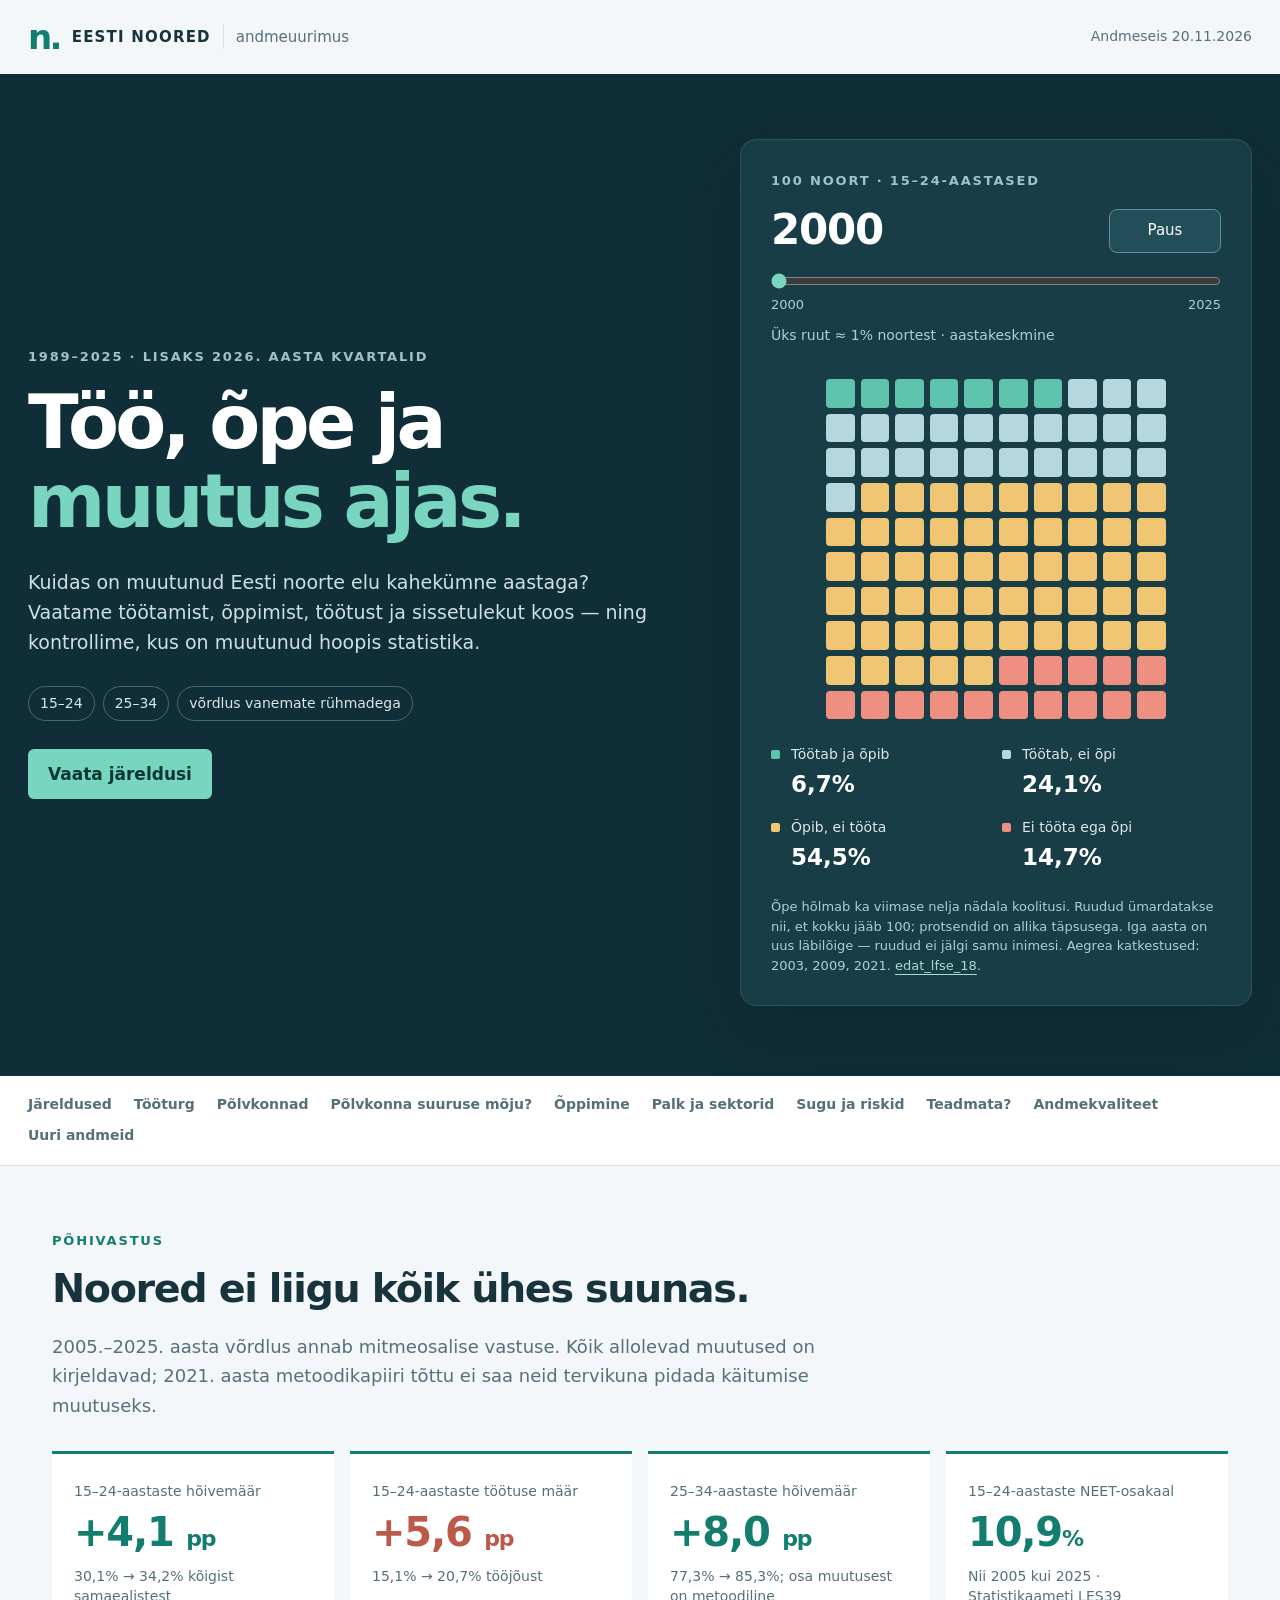
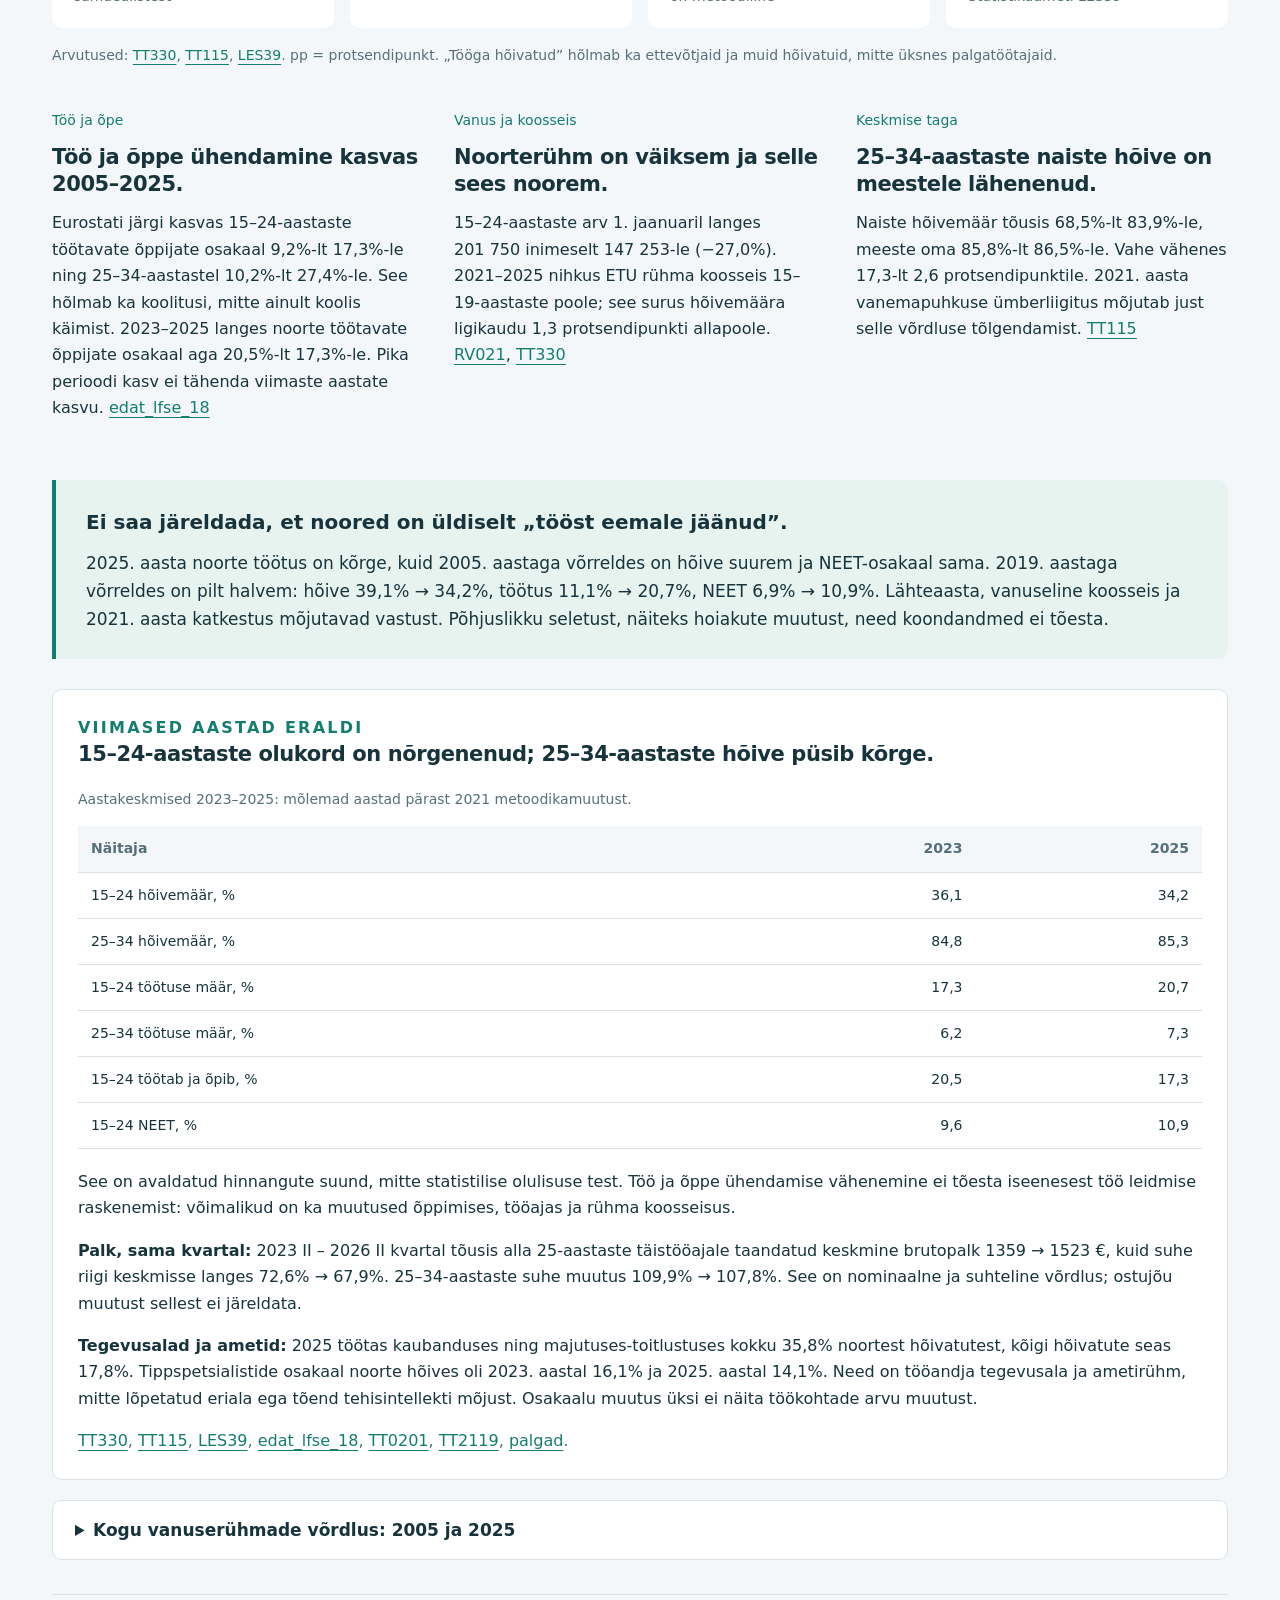
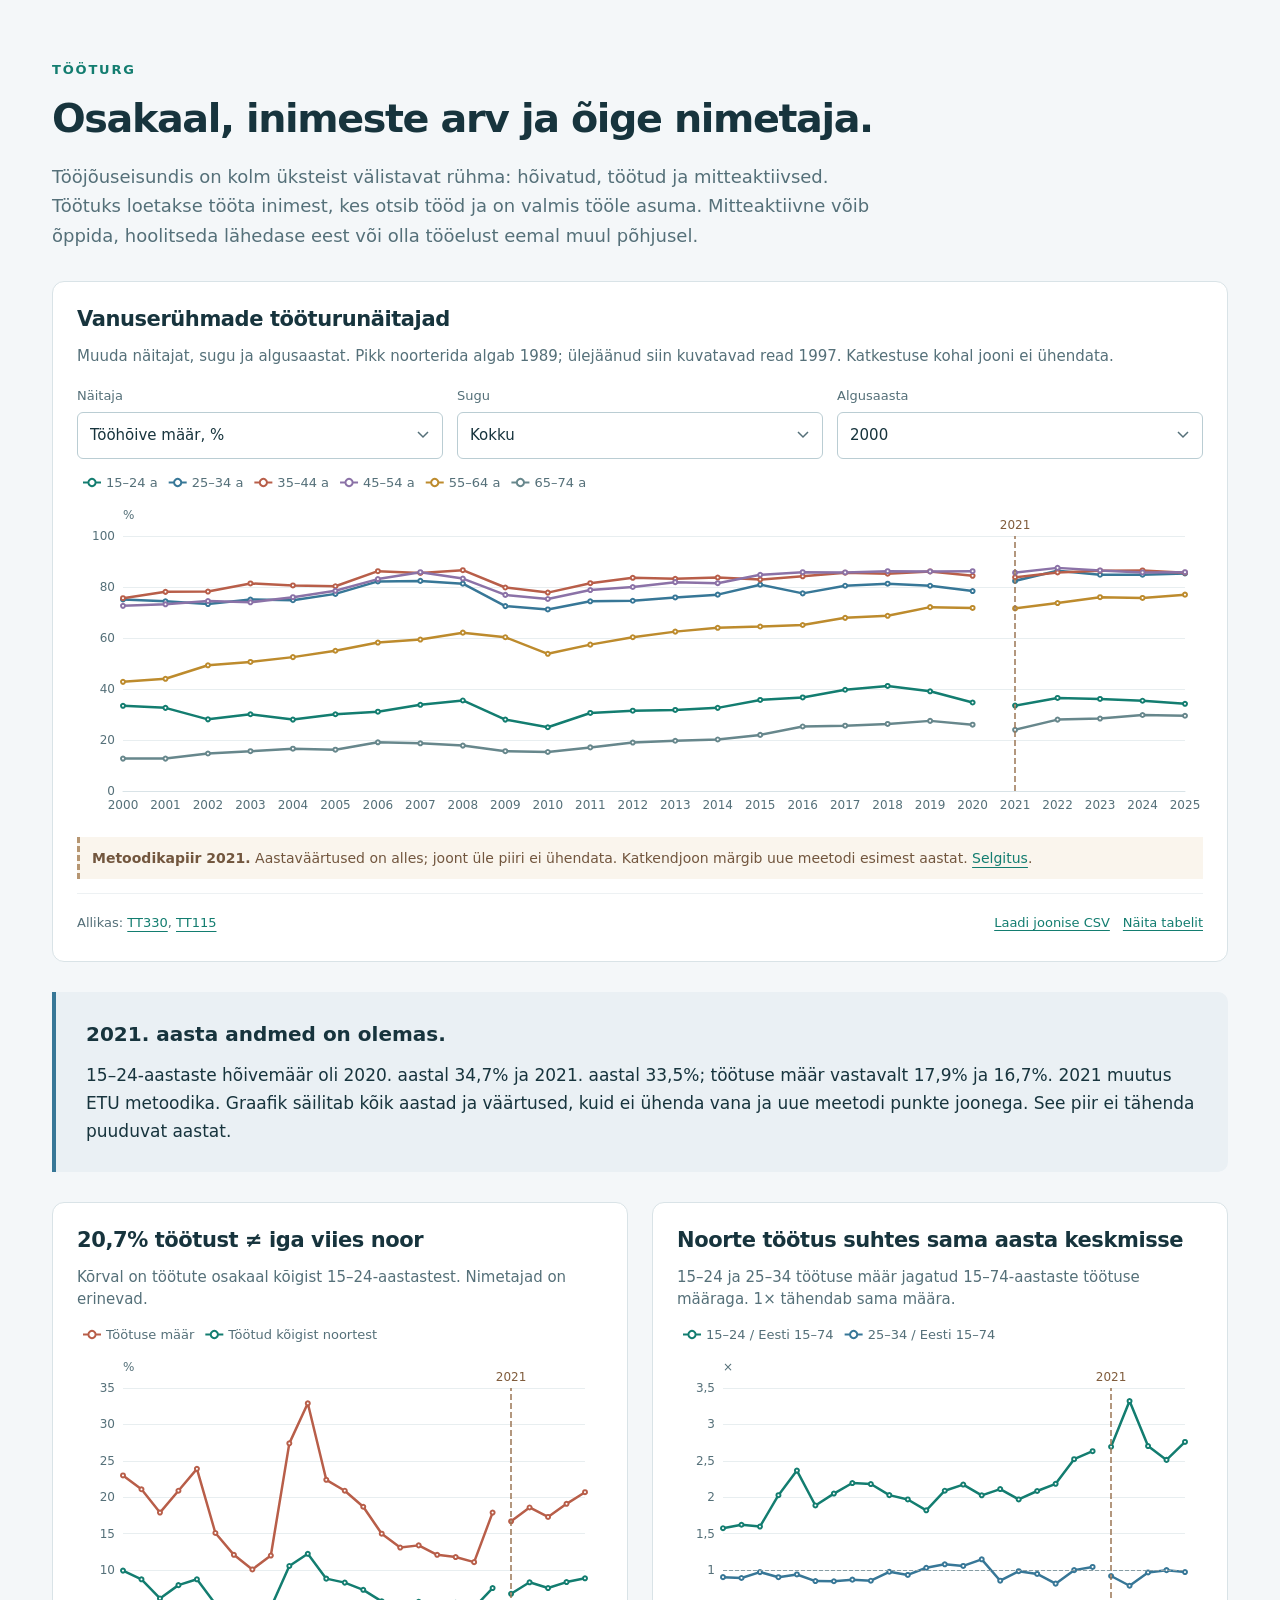
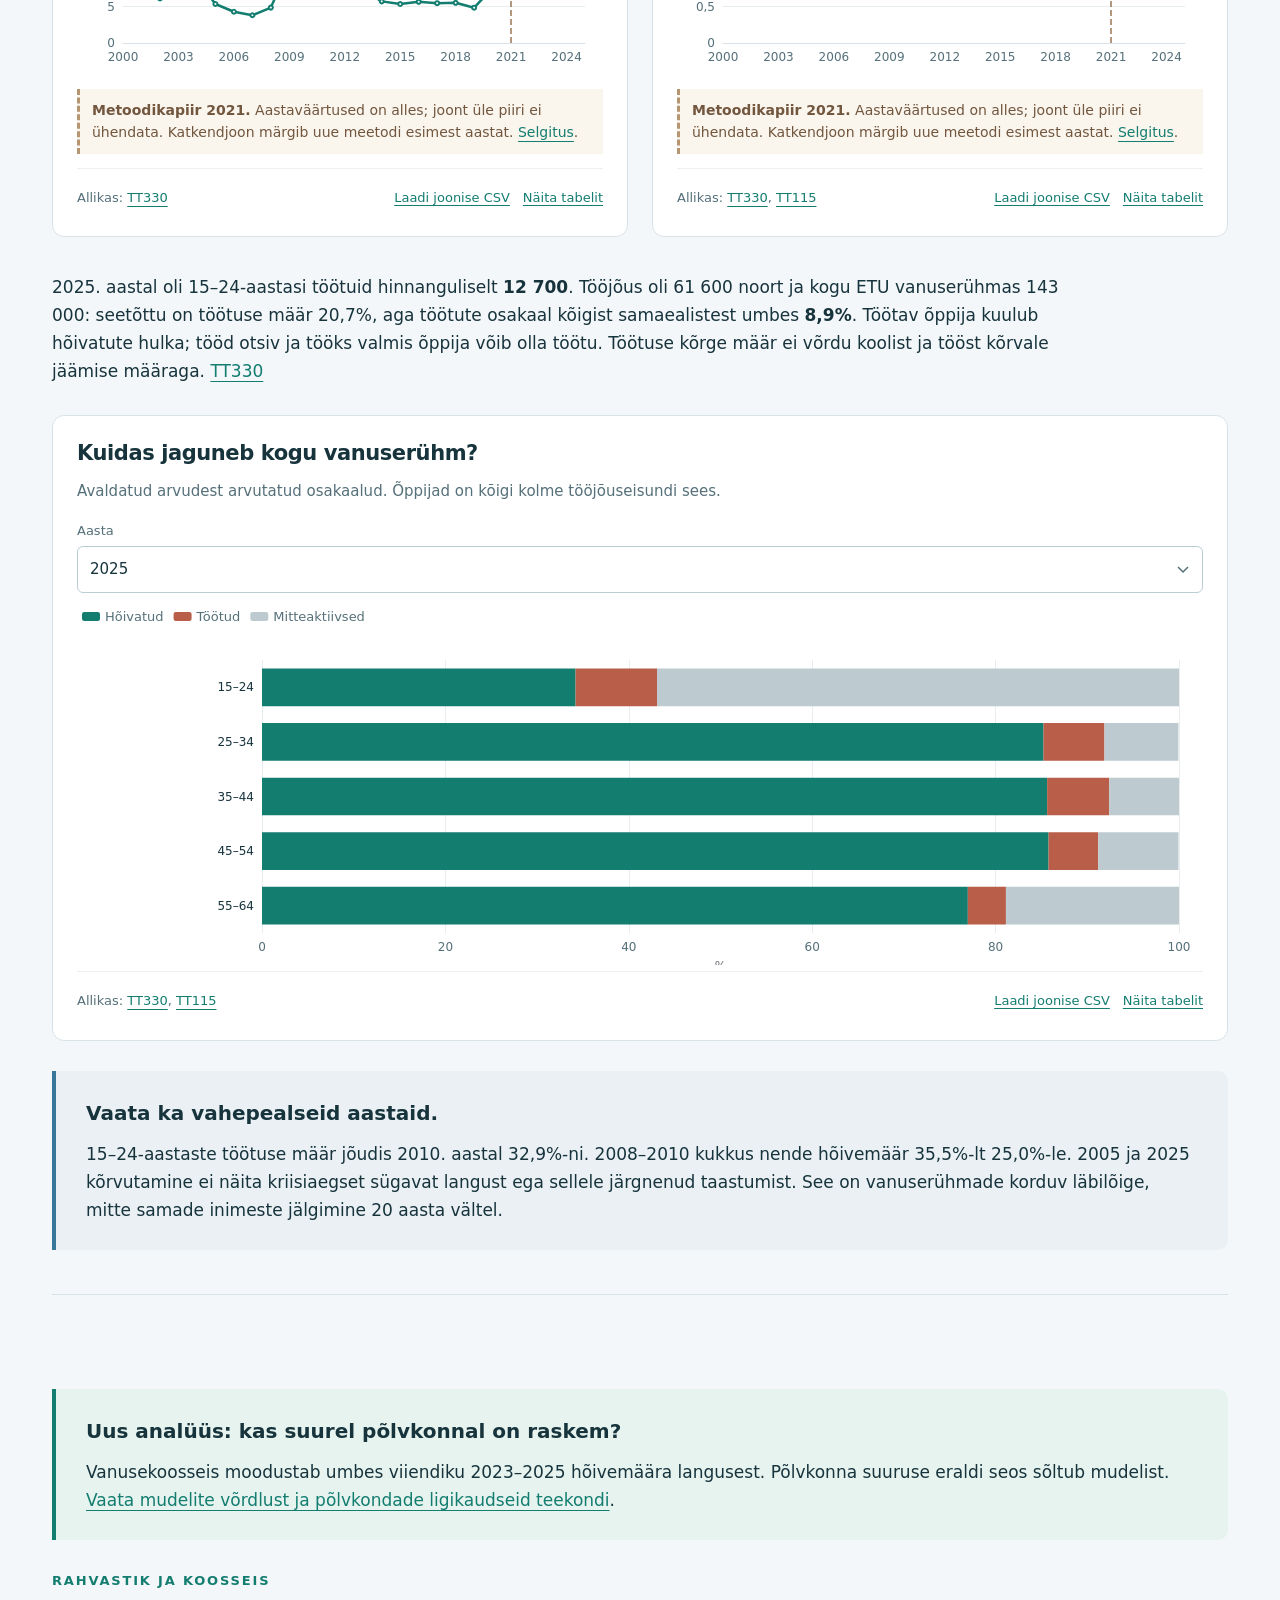
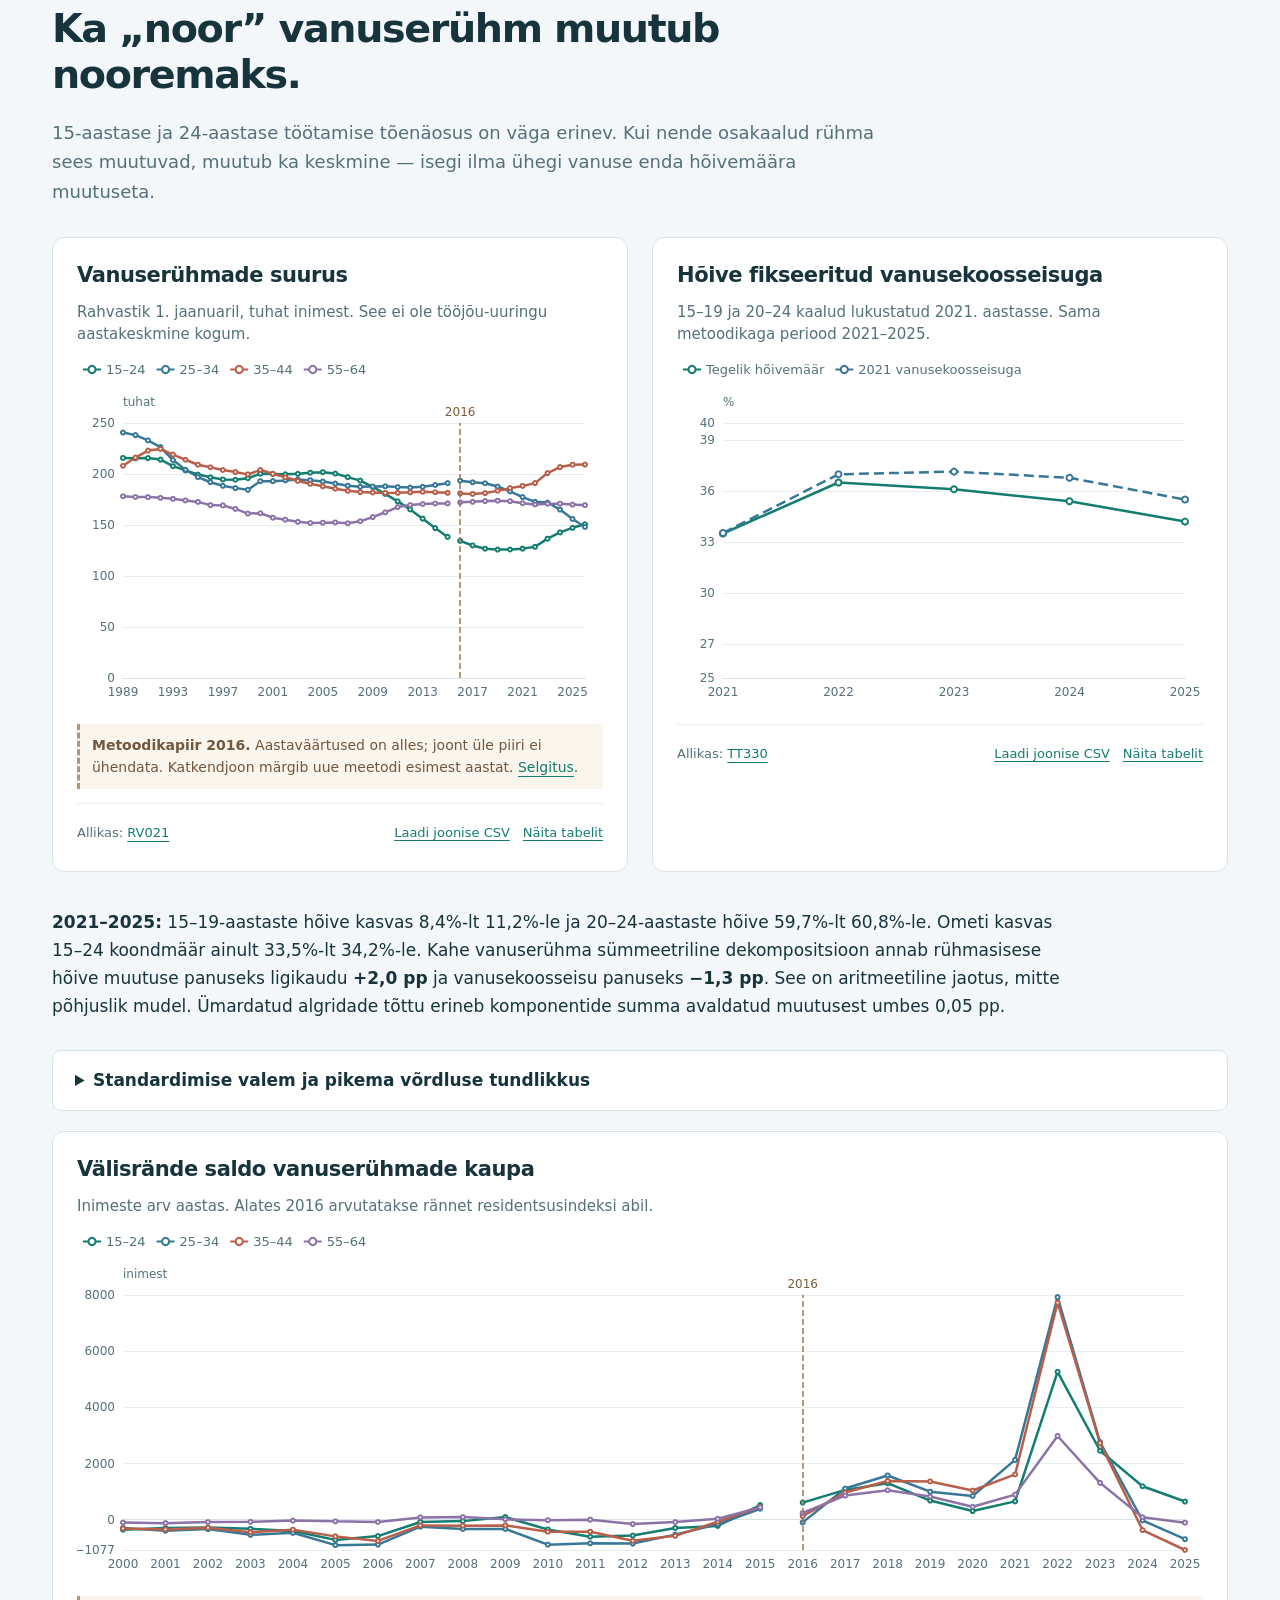
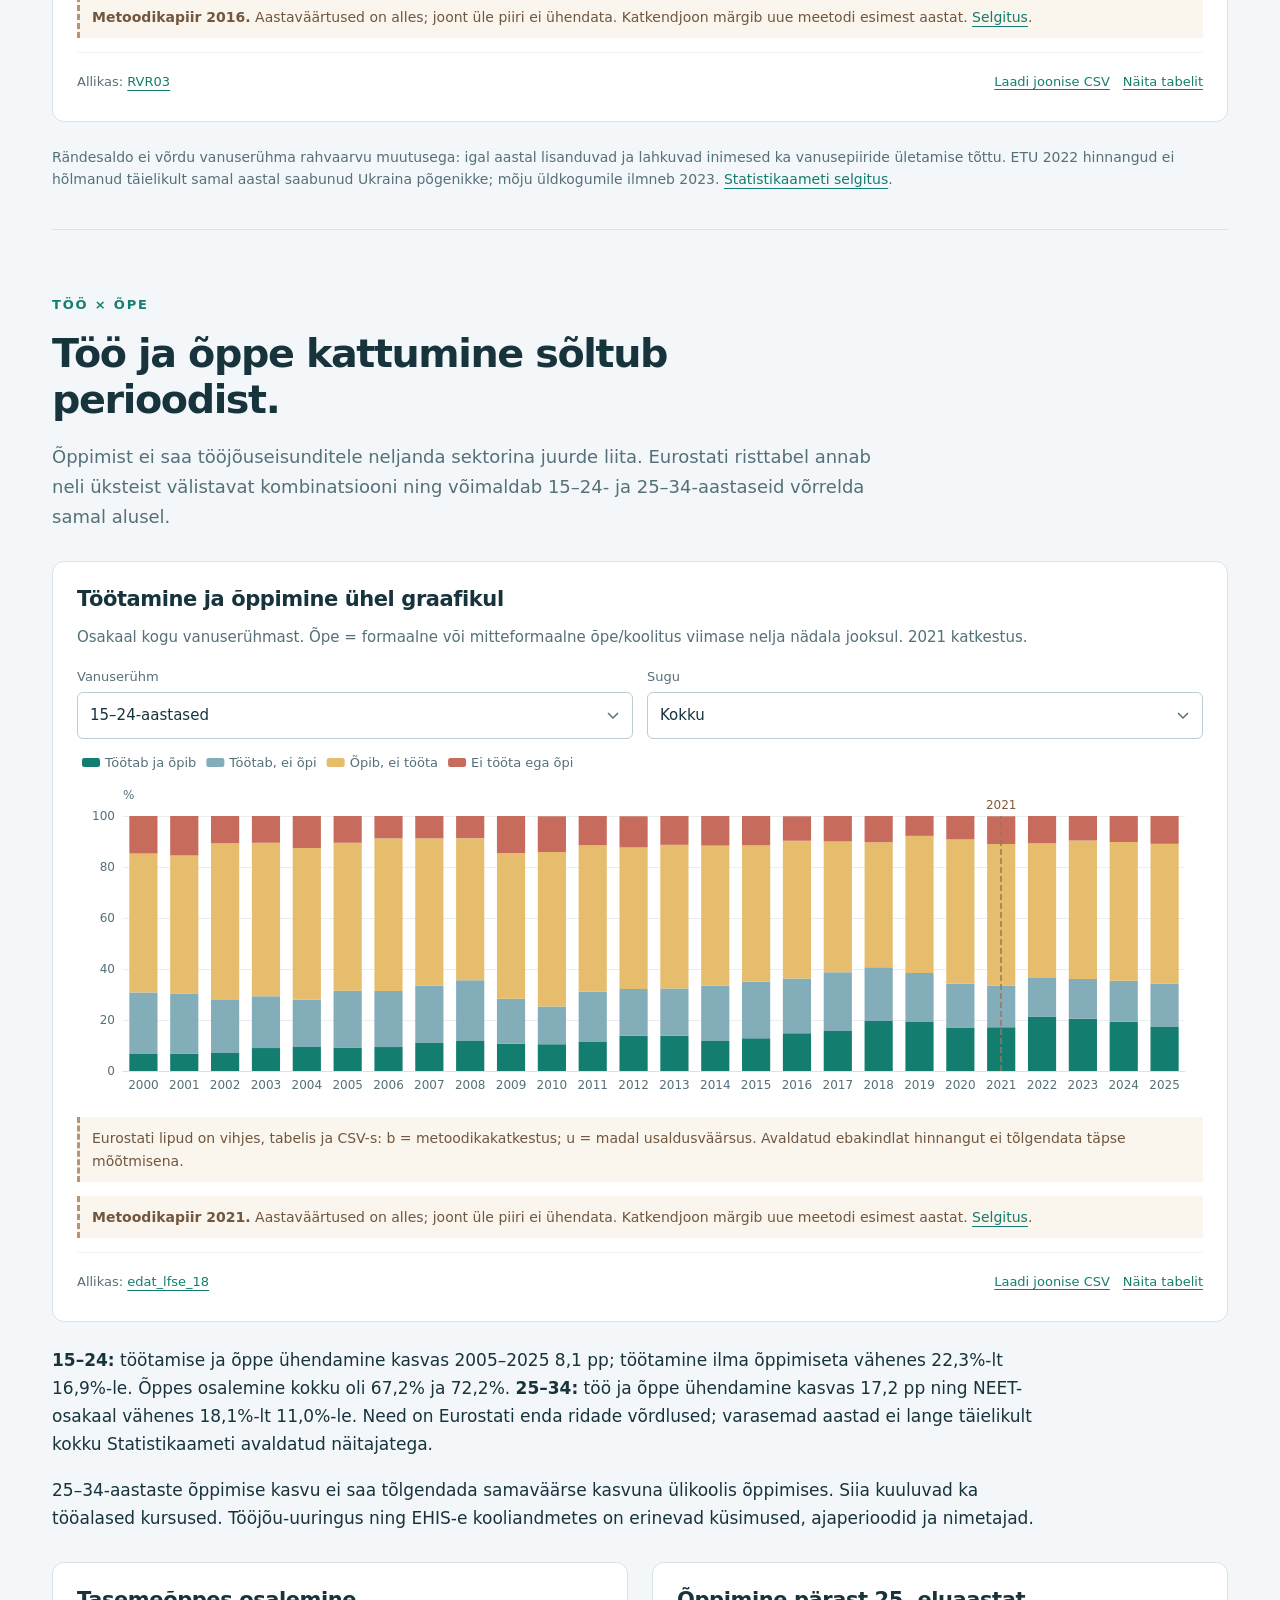
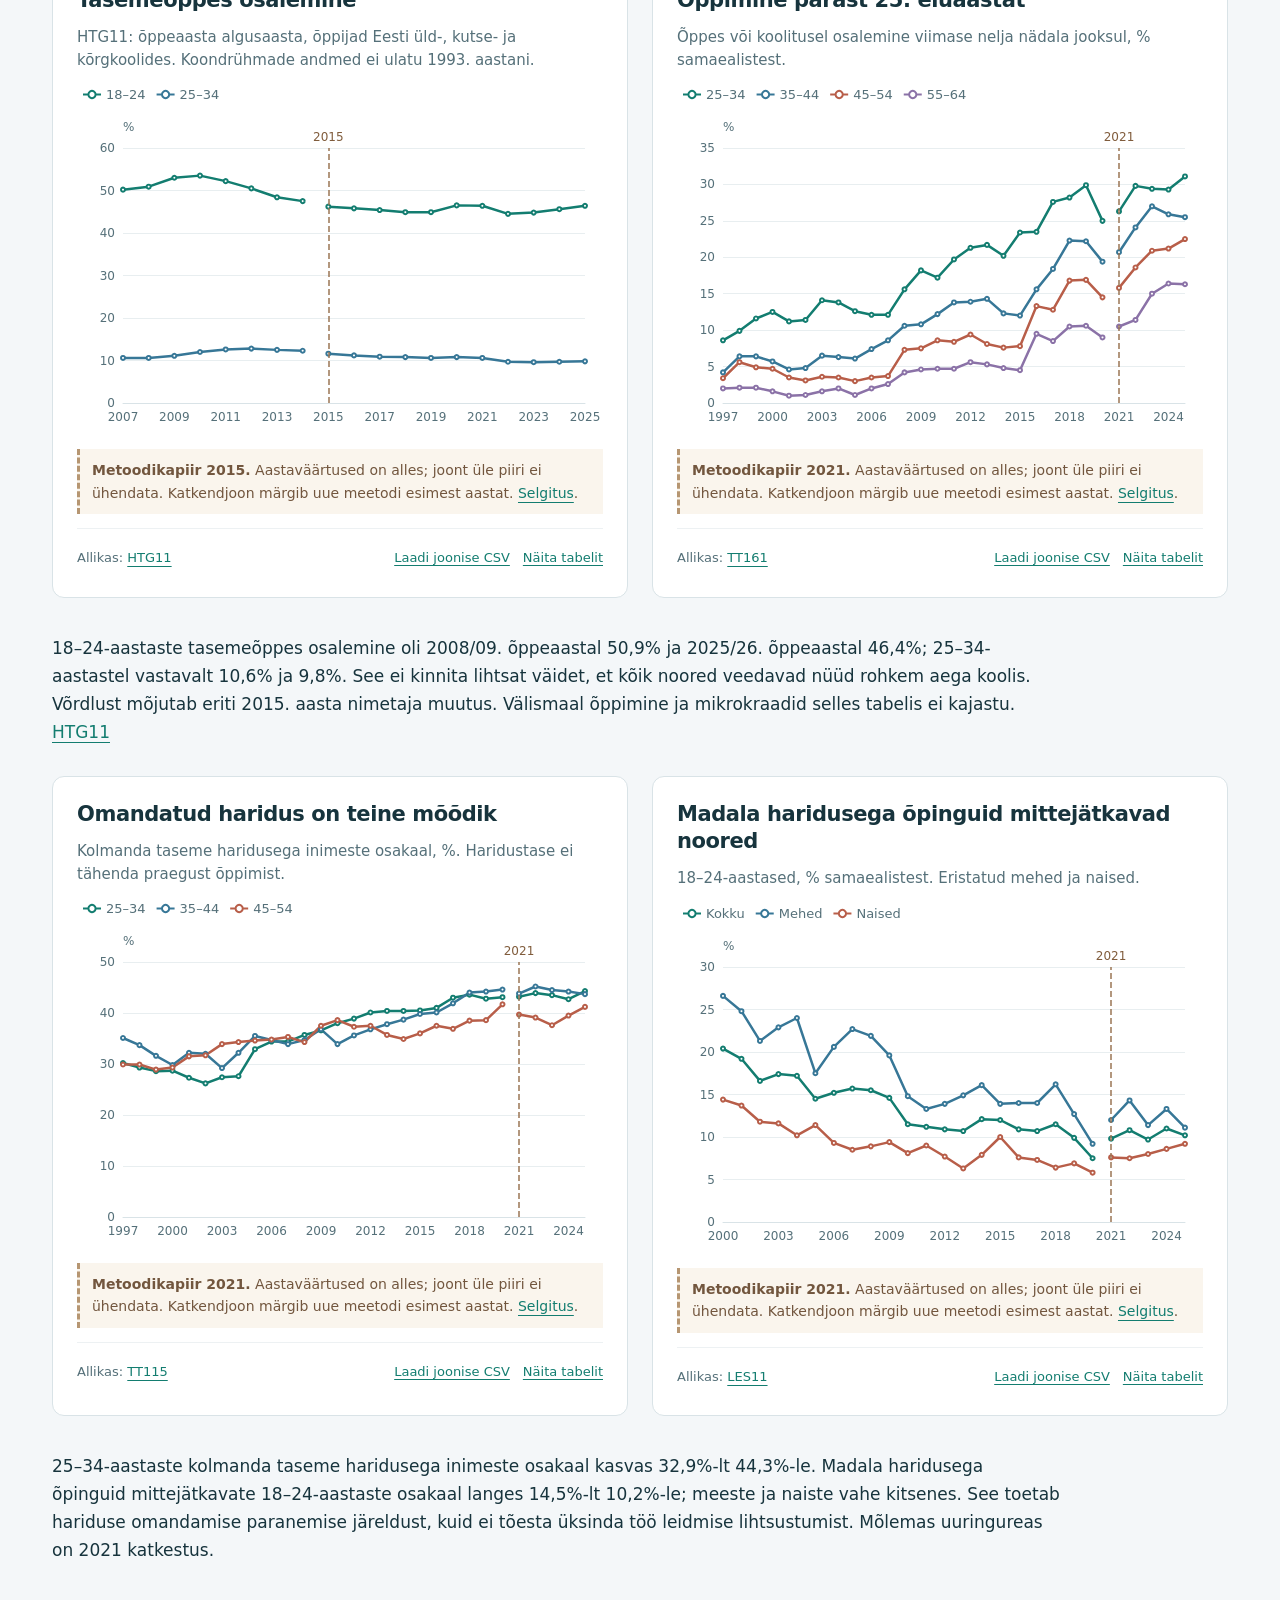
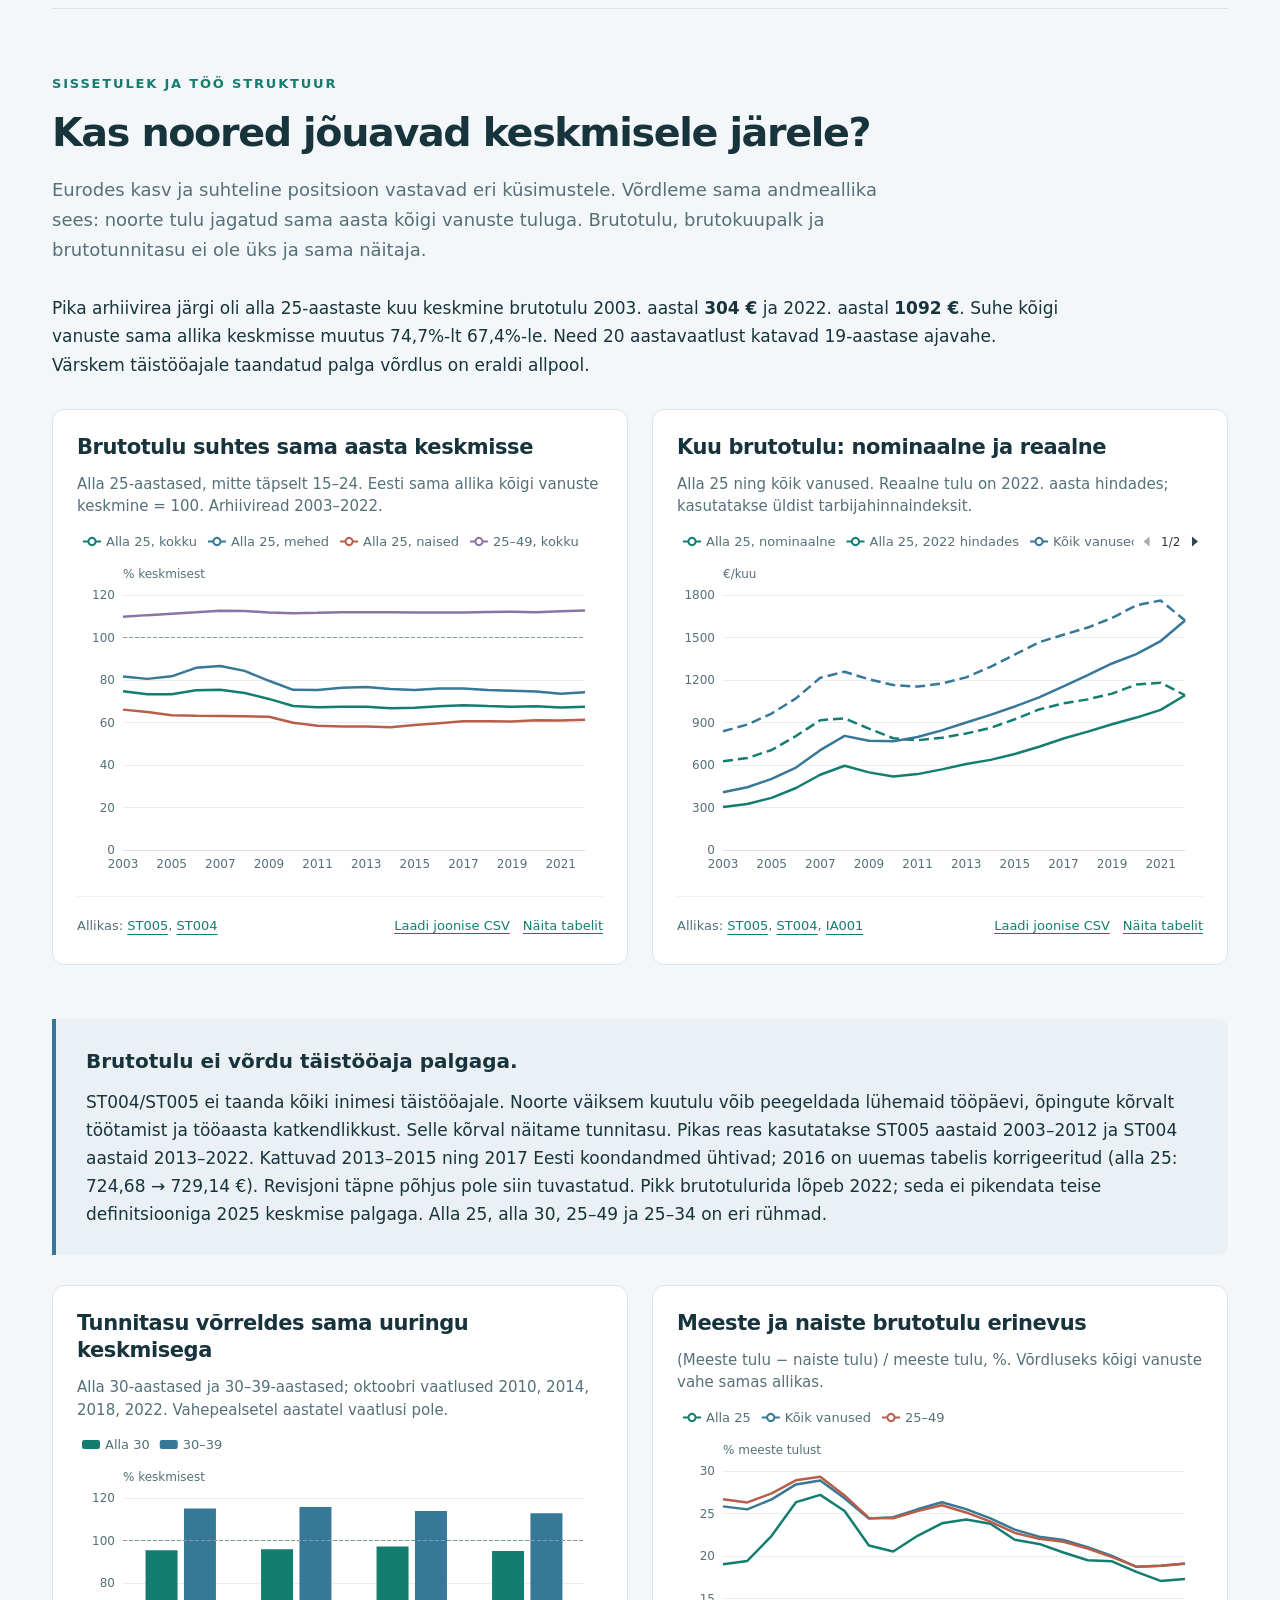
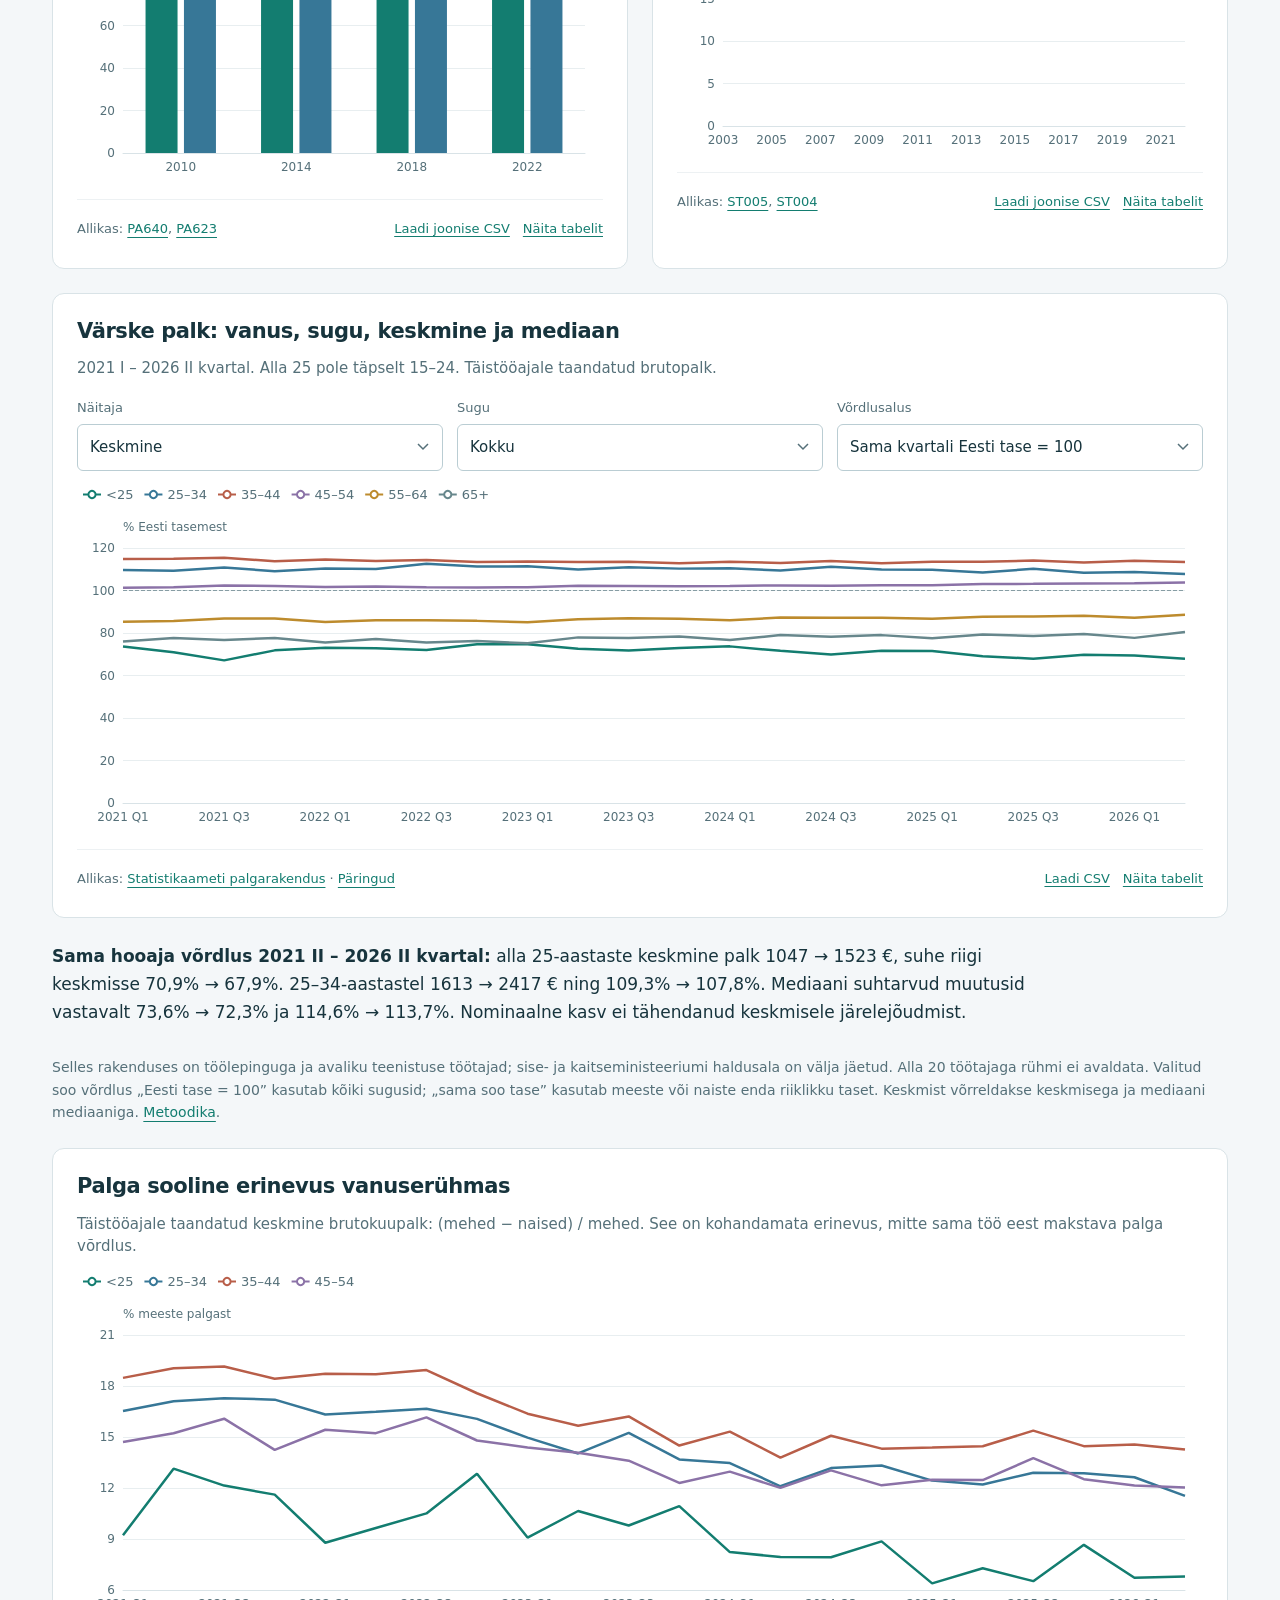
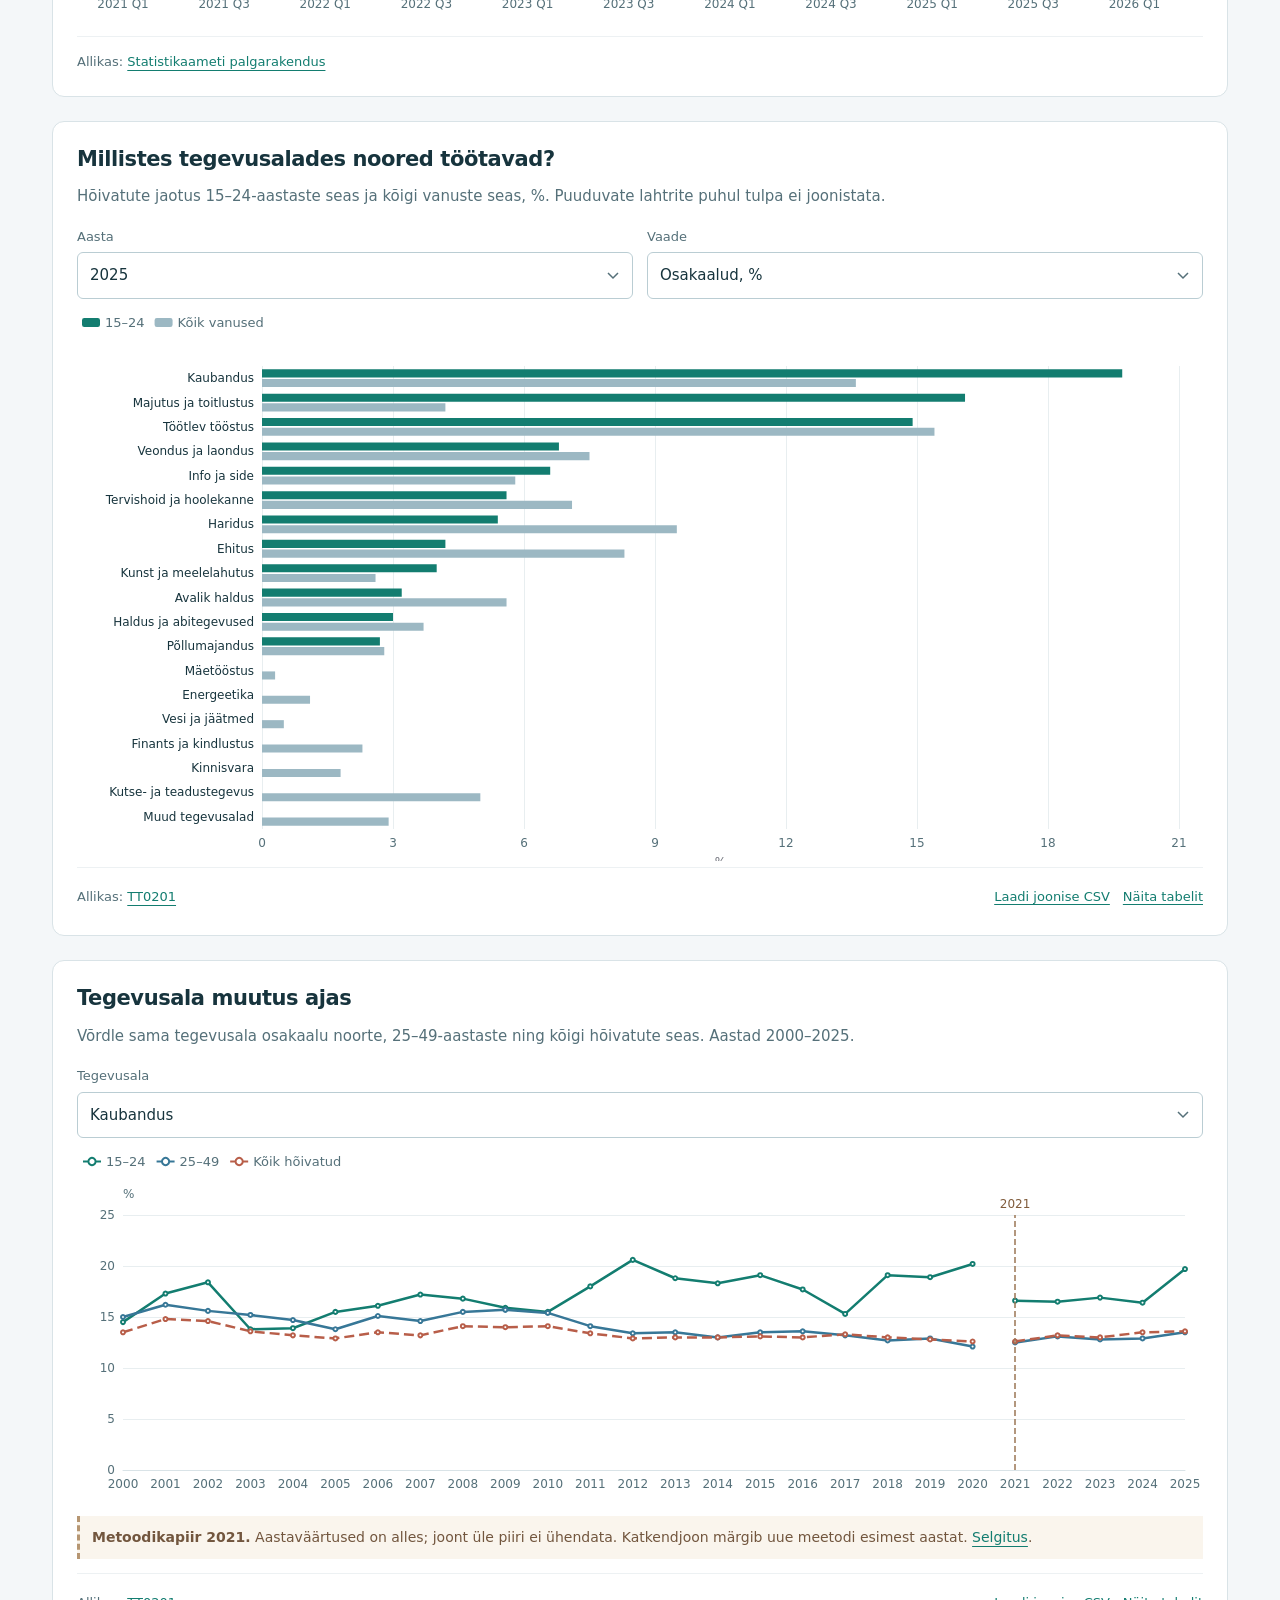
<file: index.html>
<!doctype html><html lang="et"><head><meta charset="utf-8"><meta name="viewport" content="width=device-width,initial-scale=1"><meta name="theme-color" content="#102e37"><meta name="description" content="Eesti noorte tööturu, õppimise, palkade ja NEET-olukorra andmeanalüüs 1989–2026. Allikad, metoodikakatkestused ja allalaaditavad andmed."><title>Eesti noored · Töö, õpe ja muutus ajas</title><link rel="icon" href="favicon.svg" type="image/svg+xml"><link rel="stylesheet" href="style.css"><script src="vendor/echarts.min.js" defer></script><script type="module" src="app.js"></script></head><body><a class="skip" href="#jareldused">Liigu sisu juurde</a>
<header class="topbar"><a href="#" class="brand"><span class="brand-icon">n.</span> EESTI NOORED <span class="brand-detail">andmeuurimus</span></a><span class="edition">Andmeseis 20.11.2026</span></header>
<section class="hero"><div class="hero-inner"><div><p class="eyebrow">1989–2025 · lisaks 2026. aasta kvartalid</p><h1>Töö, õpe ja<br><em>muutus ajas.</em></h1><p class="hero-lead">Kuidas on muutunud Eesti noorte elu kahekümne aastaga? Vaatame töötamist, õppimist, töötust ja sissetulekut koos — ning kontrollime, kus on muutunud hoopis statistika.</p><div class="hero-tags"><span>15–24</span><span>25–34</span><span>võrdlus vanemate rühmadega</span></div><a class="primary-link" href="#jareldused">Vaata järeldusi</a></div><div class="hero-panel" id="hero-timeline"><p class="eyebrow" id="hero-grid-title">100 noort · 15–24-aastased</p><div class="hero-playback"><output id="hero-year" for="hero-year-slider">2025</output><button id="hero-play" type="button" aria-pressed="false" aria-controls="hero-dots" aria-label="Aastate animatsiooni esitus või paus">Esita</button></div><label class="sr-only" for="hero-year-slider">Vali ruudustikus kuvatav aasta</label><input id="hero-year-slider" class="hero-year-slider" type="range" min="2000" max="2025" value="2025" step="1" aria-describedby="hero-year-note"><div class="hero-year-bounds" aria-hidden="true"><span id="hero-first-year">2000</span><span id="hero-last-year">2025</span></div><p id="hero-year-note">Üks ruut ≈ 1% noortest · aastakeskmine</p><div id="hero-dots" class="dots" role="img" aria-label="2025. aasta töö ja õppe jaotus"></div><div class="hero-legend"><span><i style="--c:#60c3ae"></i>Töötab ja õpib <b id="hero-value-workStudy">17,3%</b></span><span><i style="--c:#b7d7df"></i>Töötab, ei õpi <b id="hero-value-workOnly">16,9%</b></span><span><i style="--c:#f0c674"></i>Õpib, ei tööta <b id="hero-value-studyOnly">54,9%</b></span><span><i style="--c:#ef8f82"></i>Ei tööta ega õpi <b id="hero-value-neet">10,9%</b></span></div><p class="hero-note">Õpe hõlmab ka viimase nelja nädala koolitusi. Ruudud ümardatakse nii, et kokku jääb 100; protsendid on allika täpsusega. Iga aasta on uus läbilõige — ruudud ei jälgi samu inimesi. Aegrea katkestused: <span id="hero-break-years">2003, 2009, 2021</span>. <a href="https://ec.europa.eu/eurostat/databrowser/view/edat_lfse_18/default/table?lang=en" target="_blank" rel="noopener">edat_lfse_18</a>.</p><span id="hero-announcement" class="sr-only" aria-live="polite" aria-atomic="true"></span></div></div></section>
<nav class="nav" aria-label="Lehe peatükid"><div><a href="#jareldused">Järeldused</a><a href="#tooturg">Tööturg</a><a href="#rahvastik">Põlvkonnad</a><a href="cohorts.html">Põlvkonna suuruse mõju?</a><a href="#oppimine">Õppimine</a><a href="#palgad">Palk ja sektorid</a><a href="#sugu">Sugu ja riskid</a><a href="#teadmata">Teadmata?</a><a href="#kvaliteet">Andmekvaliteet</a><a href="#andmed">Uuri andmeid</a></div></nav>
<main><section id="jareldused" class="section"><div class="section-intro"><p class="eyebrow">Põhivastus</p><h2>Noored ei liigu kõik ühes suunas.</h2><p>2005.–2025. aasta võrdlus annab mitmeosalise vastuse. Kõik allolevad muutused on kirjeldavad; 2021. aasta metoodikapiiri tõttu ei saa neid tervikuna pidada käitumise muutuseks.</p></div>
<div class="kpis"><article><span>15–24-aastaste hõivemäär</span><strong>+4,1 <small>pp</small></strong><p>30,1% → 34,2% kõigist samaealistest</p></article><article><span>15–24-aastaste töötuse määr</span><strong class="coral">+5,6 <small>pp</small></strong><p>15,1% → 20,7% tööjõust</p></article><article><span>25–34-aastaste hõivemäär</span><strong>+8,0 <small>pp</small></strong><p>77,3% → 85,3%; osa muutusest on metoodiline</p></article><article><span>15–24-aastaste NEET-osakaal</span><strong>10,9<small>%</small></strong><p>Nii 2005 kui 2025 · Statistikaameti LES39</p></article></div><p class="source-line">Arvutused: <a href="https://andmed.stat.ee/et/stat/sotsiaalelu__tooturg__tooturu-uldandmed__aastastatistika/TT330" target="_blank" rel="noopener">TT330</a>, <a href="https://andmed.stat.ee/et/stat/sotsiaalelu__tooturg__rahvastiku-haridustase__haridustase-ja-keeleoskus/TT115" target="_blank" rel="noopener">TT115</a>, <a href="https://andmed.stat.ee/et/stat/sotsiaalelu__sotsiaalne-terjutus-laekeni-indikaatorid__vaesus-ja-ebaverdsus/LES39" target="_blank" rel="noopener">LES39</a>. pp = protsendipunkt. „Tööga hõivatud” hõlmab ka ettevõtjaid ja muid hõivatuid, mitte üksnes palgatöötajaid.</p>
<div class="findings"><article><span class="finding-label">Töö ja õpe</span><h3>Töö ja õppe ühendamine kasvas 2005–2025.</h3><p>Eurostati järgi kasvas 15–24-aastaste töötavate õppijate osakaal 9,2%-lt 17,3%-le ning 25–34-aastastel 10,2%-lt 27,4%-le. See hõlmab ka koolitusi, mitte ainult koolis käimist. 2023–2025 langes noorte töötavate õppijate osakaal aga 20,5%-lt 17,3%-le. Pika perioodi kasv ei tähenda viimaste aastate kasvu. <a href="https://ec.europa.eu/eurostat/databrowser/view/edat_lfse_18/default/table?lang=en" target="_blank" rel="noopener">edat_lfse_18</a></p></article><article><span class="finding-label">Vanus ja koosseis</span><h3>Noorterühm on väiksem ja selle sees noorem.</h3><p>15–24-aastaste arv 1. jaanuaril langes 201 750 inimeselt 147 253-le (−27,0%). 2021–2025 nihkus ETU rühma koosseis 15–19-aastaste poole; see surus hõivemäära ligikaudu 1,3 protsendipunkti allapoole. <a href="https://andmed.stat.ee/et/stat/rahvastik__rahvastikunaitajad-ja-koosseis__rahvaarv-ja-rahvastiku-koosseis/RV021" target="_blank" rel="noopener">RV021</a>, <a href="https://andmed.stat.ee/et/stat/sotsiaalelu__tooturg__tooturu-uldandmed__aastastatistika/TT330" target="_blank" rel="noopener">TT330</a></p></article><article><span class="finding-label">Keskmise taga</span><h3>25–34-aastaste naiste hõive on meestele lähenenud.</h3><p>Naiste hõivemäär tõusis 68,5%-lt 83,9%-le, meeste oma 85,8%-lt 86,5%-le. Vahe vähenes 17,3-lt 2,6 protsendipunktile. 2021. aasta vanemapuhkuse ümberliigitus mõjutab just selle võrdluse tõlgendamist. <a href="https://andmed.stat.ee/et/stat/sotsiaalelu__tooturg__rahvastiku-haridustase__haridustase-ja-keeleoskus/TT115" target="_blank" rel="noopener">TT115</a></p></article></div>
<div class="callout"><strong>Ei saa järeldada, et noored on üldiselt „tööst eemale jäänud”.</strong><p>2025. aasta noorte töötus on kõrge, kuid 2005. aastaga võrreldes on hõive suurem ja NEET-osakaal sama. 2019. aastaga võrreldes on pilt halvem: hõive 39,1% → 34,2%, töötus 11,1% → 20,7%, NEET 6,9% → 10,9%. Lähteaasta, vanuseline koosseis ja 2021. aasta katkestus mõjutavad vastust. Põhjuslikku seletust, näiteks hoiakute muutust, need koondandmed ei tõesta.</p></div>
<article class="text-card" id="praegune-trend"><p class="eyebrow">Viimased aastad eraldi</p><h3>15–24-aastaste olukord on nõrgenenud; 25–34-aastaste hõive püsib kõrge.</h3><div class="table-scroll"><table><caption>Aastakeskmised 2023–2025: mõlemad aastad pärast 2021 metoodikamuutust.</caption><thead><tr><th>Näitaja</th><th>2023</th><th>2025</th></tr></thead><tbody><tr><th>15–24 hõivemäär, %</th><td>36,1</td><td>34,2</td></tr><tr><th>25–34 hõivemäär, %</th><td>84,8</td><td>85,3</td></tr><tr><th>15–24 töötuse määr, %</th><td>17,3</td><td>20,7</td></tr><tr><th>25–34 töötuse määr, %</th><td>6,2</td><td>7,3</td></tr><tr><th>15–24 töötab ja õpib, %</th><td>20,5</td><td>17,3</td></tr><tr><th>15–24 NEET, %</th><td>9,6</td><td>10,9</td></tr></tbody></table></div><p>See on avaldatud hinnangute suund, mitte statistilise olulisuse test. Töö ja õppe ühendamise vähenemine ei tõesta iseenesest töö leidmise raskenemist: võimalikud on ka muutused õppimises, tööajas ja rühma koosseisus.</p><p><strong>Palk, sama kvartal:</strong> 2023 II – 2026 II kvartal tõusis alla 25-aastaste täistööajale taandatud keskmine brutopalk 1359 → 1523 €, kuid suhe riigi keskmisse langes 72,6% → 67,9%. 25–34-aastaste suhe muutus 109,9% → 107,8%. See on nominaalne ja suhteline võrdlus; ostujõu muutust sellest ei järeldata.</p><p><strong>Tegevusalad ja ametid:</strong> 2025 töötas kaubanduses ning majutuses-toitlustuses kokku 35,8% noortest hõivatutest, kõigi hõivatute seas 17,8%. Tippspetsialistide osakaal noorte hõives oli 2023. aastal 16,1% ja 2025. aastal 14,1%. Need on tööandja tegevusala ja ametirühm, mitte lõpetatud eriala ega tõend tehisintellekti mõjust. Osakaalu muutus üksi ei näita töökohtade arvu muutust.</p><p class="source-line"><a href="https://andmed.stat.ee/et/stat/sotsiaalelu__tooturg__tooturu-uldandmed__aastastatistika/TT330" target="_blank" rel="noopener">TT330</a>, <a href="https://andmed.stat.ee/et/stat/sotsiaalelu__tooturg__rahvastiku-haridustase__haridustase-ja-keeleoskus/TT115" target="_blank" rel="noopener">TT115</a>, <a href="https://andmed.stat.ee/et/stat/sotsiaalelu__sotsiaalne-terjutus-laekeni-indikaatorid__vaesus-ja-ebaverdsus/LES39" target="_blank" rel="noopener">LES39</a>, <a href="https://ec.europa.eu/eurostat/databrowser/view/edat_lfse_18/default/table?lang=en" target="_blank" rel="noopener">edat_lfse_18</a>, <a href="https://andmed.stat.ee/et/stat/sotsiaalelu__tooturg__heivatud__aastastatistika/TT0201" target="_blank" rel="noopener">TT0201</a>, <a href="https://andmed.stat.ee/et/stat/sotsiaalelu__tooturg__heivatud__aastastatistika/TT2119" target="_blank" rel="noopener">TT2119</a>, <a href="https://palgad.stat.ee/" target="_blank" rel="noopener">palgad</a>.</p></article>
<details><summary>Kogu vanuserühmade võrdlus: 2005 ja 2025</summary><div class="table-scroll"><table><caption>Määrad protsentides; hõive muutus protsendipunktides. 2021 on metoodikakatkestus.</caption><thead><tr><th>Vanus</th><th>Hõive 2005</th><th>Hõive 2025</th><th>Muutus, pp</th><th>Töötus 2005</th><th>Töötus 2025</th><th>Töötud kõigist 2025</th></tr></thead><tbody><tr><th>15–24</th><td>30,1</td><td>34,2</td><td class="accent">+4,1</td><td>15,1</td><td>20,7</td><td>8,9</td></tr><tr><th>25–34</th><td>77,3</td><td>85,3</td><td class="accent">+8,0</td><td>6,8</td><td>7,3</td><td>6,6</td></tr><tr><th>35–44</th><td>80,3</td><td>85,6</td><td class="accent">+5,3</td><td>8,6</td><td>7,3</td><td>6,8</td></tr><tr><th>45–54</th><td>78,5</td><td>85,8</td><td class="accent">+7,3</td><td>7,7</td><td>5,9</td><td>5,4</td></tr><tr><th>55–64</th><td>55,0</td><td>77,0</td><td class="accent">+22,0</td><td>5,4</td><td>5,1</td><td>4,2</td></tr><tr><th>65–74</th><td>16,2</td><td>29,5</td><td class="accent">+13,3</td><td>—</td><td>4,3</td><td>1,3</td></tr></tbody></table></div><p>55–64-aastaste hõive suurenes 22,0 protsendipunkti — palju rohkem kui noortel. Eesti üldise hõive paranemine ei tähenda, et iga vanuserühm oleks paranenud sama palju. „—” tähendab avaldamata väärtust, mitte nulli.</p></details>
</section>
<section id="tooturg" class="section"><div class="section-intro"><p class="eyebrow">Tööturg</p><h2>Osakaal, inimeste arv ja õige nimetaja.</h2><p>Tööjõuseisundis on kolm üksteist välistavat rühma: hõivatud, töötud ja mitteaktiivsed. Töötuks loetakse tööta inimest, kes otsib tööd ja on valmis tööle asuma. Mitteaktiivne võib õppida, hoolitseda lähedase eest või olla tööelust eemal muul põhjusel.</p></div>
<article class="chart-card"><div class="chart-heading"><h3>Vanuserühmade tööturunäitajad</h3><p>Muuda näitajat, sugu ja algusaastat. Pikk noorterida algab 1989; ülejäänud siin kuvatavad read 1997. Katkestuse kohal jooni ei ühendata.</p></div><div class="controls"><label>Näitaja<select id="core-metric"><option value="EMPRATE">Tööhõive määr, %</option><option value="UNEMP_RATE">Töötuse määr, %</option><option value="LABOUR_RATE">Tööjõus osalemine, %</option><option value="EMP_NR">Hõivatuid, tuhat</option><option value="UNEMP_NR">Töötuid, tuhat</option><option value="INACT_NR">Mitteaktiivseid, tuhat</option></select></label><label>Sugu<select id="core-sex"><option value="T">Kokku</option><option value="M">Mehed</option><option value="F">Naised</option></select></label><label>Algusaasta<select id="core-start"><option>1989</option><option selected>2000</option><option>2005</option><option>2018</option><option>2021</option></select></label></div><div class="chart" id="employment" role="img" aria-label="Vanuserühmade tööturunäitajad"></div><div class="chart-bottom"><span>Allikas: <a href="https://andmed.stat.ee/et/stat/sotsiaalelu__tooturg__tooturu-uldandmed__aastastatistika/TT330" target="_blank" rel="noopener">TT330</a>, <a href="https://andmed.stat.ee/et/stat/sotsiaalelu__tooturg__rahvastiku-haridustase__haridustase-ja-keeleoskus/TT115" target="_blank" rel="noopener">TT115</a></span><button class="text-button" data-csv="employment">Laadi joonise CSV</button><button class="text-button" data-table="employment" aria-expanded="false">Näita tabelit</button></div><div class="chart-table" id="employment-table" hidden></div></article>
<div class="callout subdued"><strong>2021. aasta andmed on olemas.</strong><p>15–24-aastaste hõivemäär oli 2020. aastal 34,7% ja 2021. aastal 33,5%; töötuse määr vastavalt 17,9% ja 16,7%. 2021 muutus ETU metoodika. Graafik säilitab kõik aastad ja väärtused, kuid ei ühenda vana ja uue meetodi punkte joonega. See piir ei tähenda puuduvat aastat.</p></div>
<div class="grid two"><article class="chart-card"><div class="chart-heading"><h3>20,7% töötust ≠ iga viies noor</h3><p>Kõrval on töötute osakaal kõigist 15–24-aastastest. Nimetajad on erinevad.</p></div><div class="chart" id="unemployment" role="img" aria-label="20,7% töötust ≠ iga viies noor"></div><div class="chart-bottom"><span>Allikas: <a href="https://andmed.stat.ee/et/stat/sotsiaalelu__tooturg__tooturu-uldandmed__aastastatistika/TT330" target="_blank" rel="noopener">TT330</a></span><button class="text-button" data-csv="unemployment">Laadi joonise CSV</button><button class="text-button" data-table="unemployment" aria-expanded="false">Näita tabelit</button></div><div class="chart-table" id="unemployment-table" hidden></div></article><article class="chart-card"><div class="chart-heading"><h3>Noorte töötus suhtes sama aasta keskmisse</h3><p>15–24 ja 25–34 töötuse määr jagatud 15–74-aastaste töötuse määraga. 1× tähendab sama määra.</p></div><div class="chart" id="relative" role="img" aria-label="Noorte töötus suhtes sama aasta keskmisse"></div><div class="chart-bottom"><span>Allikas: <a href="https://andmed.stat.ee/et/stat/sotsiaalelu__tooturg__tooturu-uldandmed__aastastatistika/TT330" target="_blank" rel="noopener">TT330</a>, <a href="https://andmed.stat.ee/et/stat/sotsiaalelu__tooturg__rahvastiku-haridustase__haridustase-ja-keeleoskus/TT115" target="_blank" rel="noopener">TT115</a></span><button class="text-button" data-csv="relative">Laadi joonise CSV</button><button class="text-button" data-table="relative" aria-expanded="false">Näita tabelit</button></div><div class="chart-table" id="relative-table" hidden></div></article></div>
<p class="analysis-text">2025. aastal oli 15–24-aastasi töötuid hinnanguliselt <strong>12 700</strong>. Tööjõus oli 61 600 noort ja kogu ETU vanuserühmas 143 000: seetõttu on töötuse määr 20,7%, aga töötute osakaal kõigist samaealistest umbes <strong>8,9%</strong>. Töötav õppija kuulub hõivatute hulka; tööd otsiv ja tööks valmis õppija võib olla töötu. Töötuse kõrge määr ei võrdu koolist ja tööst kõrvale jäämise määraga. <a href="https://andmed.stat.ee/et/stat/sotsiaalelu__tooturg__tooturu-uldandmed__aastastatistika/TT330" target="_blank" rel="noopener">TT330</a></p>
<article class="chart-card"><div class="chart-heading"><h3>Kuidas jaguneb kogu vanuserühm?</h3><p>Avaldatud arvudest arvutatud osakaalud. Õppijad on kõigi kolme tööjõuseisundi sees.</p></div><div class="controls"><label>Aasta<select id="state-year"><option >2000</option><option >2005</option><option >2010</option><option >2019</option><option >2021</option><option selected>2025</option></select></label></div><div class="chart" id="state" role="img" aria-label="Kuidas jaguneb kogu vanuserühm?"></div><div class="chart-bottom"><span>Allikas: <a href="https://andmed.stat.ee/et/stat/sotsiaalelu__tooturg__tooturu-uldandmed__aastastatistika/TT330" target="_blank" rel="noopener">TT330</a>, <a href="https://andmed.stat.ee/et/stat/sotsiaalelu__tooturg__rahvastiku-haridustase__haridustase-ja-keeleoskus/TT115" target="_blank" rel="noopener">TT115</a></span><button class="text-button" data-csv="state">Laadi joonise CSV</button><button class="text-button" data-table="state" aria-expanded="false">Näita tabelit</button></div><div class="chart-table" id="state-table" hidden></div></article>
<div class="callout subdued"><strong>Vaata ka vahepealseid aastaid.</strong><p>15–24-aastaste töötuse määr jõudis 2010. aastal 32,9%-ni. 2008–2010 kukkus nende hõivemäär 35,5%-lt 25,0%-le. 2005 ja 2025 kõrvutamine ei näita kriisiaegset sügavat langust ega sellele järgnenud taastumist. See on vanuserühmade korduv läbilõige, mitte samade inimeste jälgimine 20 aasta vältel.</p></div>
</section>
<section id="rahvastik" class="section"><div class="callout"><strong>Uus analüüs: kas suurel põlvkonnal on raskem?</strong><p>Vanusekoosseis moodustab umbes viiendiku 2023–2025 hõivemäära langusest. Põlvkonna suuruse eraldi seos sõltub mudelist. <a href="cohorts.html">Vaata mudelite võrdlust ja põlvkondade ligikaudseid teekondi</a>.</p></div><div class="section-intro"><p class="eyebrow">Rahvastik ja koosseis</p><h2>Ka „noor” vanuserühm muutub nooremaks.</h2><p>15-aastase ja 24-aastase töötamise tõenäosus on väga erinev. Kui nende osakaalud rühma sees muutuvad, muutub ka keskmine — isegi ilma ühegi vanuse enda hõivemäära muutuseta.</p></div>
<div class="grid two"><article class="chart-card"><div class="chart-heading"><h3>Vanuserühmade suurus</h3><p>Rahvastik 1. jaanuaril, tuhat inimest. See ei ole tööjõu-uuringu aastakeskmine kogum.</p></div><div class="chart" id="population" role="img" aria-label="Vanuserühmade suurus"></div><div class="chart-bottom"><span>Allikas: <a href="https://andmed.stat.ee/et/stat/rahvastik__rahvastikunaitajad-ja-koosseis__rahvaarv-ja-rahvastiku-koosseis/RV021" target="_blank" rel="noopener">RV021</a></span><button class="text-button" data-csv="population">Laadi joonise CSV</button><button class="text-button" data-table="population" aria-expanded="false">Näita tabelit</button></div><div class="chart-table" id="population-table" hidden></div></article><article class="chart-card"><div class="chart-heading"><h3>Hõive fikseeritud vanusekoosseisuga</h3><p>15–19 ja 20–24 kaalud lukustatud 2021. aastasse. Sama metoodikaga periood 2021–2025.</p></div><div class="chart" id="standardized" role="img" aria-label="Hõive fikseeritud vanusekoosseisuga"></div><div class="chart-bottom"><span>Allikas: <a href="https://andmed.stat.ee/et/stat/sotsiaalelu__tooturg__tooturu-uldandmed__aastastatistika/TT330" target="_blank" rel="noopener">TT330</a></span><button class="text-button" data-csv="standardized">Laadi joonise CSV</button><button class="text-button" data-table="standardized" aria-expanded="false">Näita tabelit</button></div><div class="chart-table" id="standardized-table" hidden></div></article></div>
<p class="analysis-text"><strong>2021–2025:</strong> 15–19-aastaste hõive kasvas 8,4%-lt 11,2%-le ja 20–24-aastaste hõive 59,7%-lt 60,8%-le. Ometi kasvas 15–24 koondmäär ainult 33,5%-lt 34,2%-le. Kahe vanuserühma sümmeetriline dekompositsioon annab rühmasisese hõive muutuse panuseks ligikaudu <strong>+2,0 pp</strong> ja vanusekoosseisu panuseks <strong>−1,3 pp</strong>. See on aritmeetiline jaotus, mitte põhjuslik mudel. Ümardatud algridade tõttu erineb komponentide summa avaldatud muutusest umbes 0,05 pp.</p>
<details><summary>Standardimise valem ja pikema võrdluse tundlikkus</summary><p>Standarditud hõivemäär = baasaasta 15–19 osakaal × jooksva aasta 15–19 hõivemäär + baasaasta 20–24 osakaal × jooksva aasta 20–24 hõivemäär. Kaalud tulevad TT330 sama uuringu rahvastikust, mitte rahvastikuregistri teisest nimetajast. Kahe viieaastase rühma sees toimuvat koosseisumuutust see ei eemalda.</p><p>2019–2025 ligikaudne −4,9 pp jaguneb −2,6 pp koosseisu ja −2,3 pp rühmasisese muutuse vahel. See pikem võrdlus ületab 2021 metoodikapiiri: rühmasisene komponent sisaldab ka mõõtmise muutust. 2005–2025 puhul on vastavad komponendid −1,4 pp ja +5,5 pp.</p></details>
<article class="chart-card"><div class="chart-heading"><h3>Välisrände saldo vanuserühmade kaupa</h3><p>Inimeste arv aastas. Alates 2016 arvutatakse rännet residentsusindeksi abil.</p></div><div class="chart" id="migration" role="img" aria-label="Välisrände saldo vanuserühmade kaupa"></div><div class="chart-bottom"><span>Allikas: <a href="https://andmed.stat.ee/et/stat/rahvastik__rahvastikusundmused__ranne/RVR03" target="_blank" rel="noopener">RVR03</a></span><button class="text-button" data-csv="migration">Laadi joonise CSV</button><button class="text-button" data-table="migration" aria-expanded="false">Näita tabelit</button></div><div class="chart-table" id="migration-table" hidden></div></article><p class="source-line">Rändesaldo ei võrdu vanuserühma rahvaarvu muutusega: igal aastal lisanduvad ja lahkuvad inimesed ka vanusepiiride ületamise tõttu. ETU 2022 hinnangud ei hõlmanud täielikult samal aastal saabunud Ukraina põgenikke; mõju üldkogumile ilmneb 2023. <a href="https://www.stat.ee/et/avasta-statistikat/valdkonnad/tooelu/tooturg/statistikaamet-ja-tootukassa-mida-naitavad-tootuse-andmed">Statistikaameti selgitus</a>.</p>
</section>
<section id="oppimine" class="section"><div class="section-intro"><p class="eyebrow">Töö × õpe</p><h2>Töö ja õppe kattumine sõltub perioodist.</h2><p>Õppimist ei saa tööjõuseisunditele neljanda sektorina juurde liita. Eurostati risttabel annab neli üksteist välistavat kombinatsiooni ning võimaldab 15–24- ja 25–34-aastaseid võrrelda samal alusel.</p></div>
<article class="chart-card"><div class="chart-heading"><h3>Töötamine ja õppimine ühel graafikul</h3><p>Osakaal kogu vanuserühmast. Õpe = formaalne või mitteformaalne õpe/koolitus viimase nelja nädala jooksul. 2021 katkestus.</p></div><div class="controls"><label>Vanuserühm<select id="overlap-age"><option value="Y15-24">15–24-aastased</option><option value="Y25-34">25–34-aastased</option></select></label><label>Sugu<select id="overlap-sex"><option value="T">Kokku</option><option value="M">Mehed</option><option value="F">Naised</option></select></label></div><div class="chart" id="overlap" role="img" aria-label="Töötamine ja õppimine ühel graafikul"></div><div class="chart-bottom"><span>Allikas: <a href="https://ec.europa.eu/eurostat/databrowser/view/edat_lfse_18/default/table?lang=en" target="_blank" rel="noopener">edat_lfse_18</a></span><button class="text-button" data-csv="overlap">Laadi joonise CSV</button><button class="text-button" data-table="overlap" aria-expanded="false">Näita tabelit</button></div><div class="chart-table" id="overlap-table" hidden></div></article>
<div class="analysis-text"><p><strong>15–24:</strong> töötamise ja õppe ühendamine kasvas 2005–2025 8,1 pp; töötamine ilma õppimiseta vähenes 22,3%-lt 16,9%-le. Õppes osalemine kokku oli 67,2% ja 72,2%. <strong>25–34:</strong> töö ja õppe ühendamine kasvas 17,2 pp ning NEET-osakaal vähenes 18,1%-lt 11,0%-le. Need on Eurostati enda ridade võrdlused; varasemad aastad ei lange täielikult kokku Statistikaameti avaldatud näitajatega.</p><p>25–34-aastaste õppimise kasvu ei saa tõlgendada samaväärse kasvuna ülikoolis õppimises. Siia kuuluvad ka tööalased kursused. Tööjõu-uuringus ning EHIS-e kooliandmetes on erinevad küsimused, ajaperioodid ja nimetajad.</p></div>
<div class="grid two"><article class="chart-card"><div class="chart-heading"><h3>Tasemeõppes osalemine</h3><p>HTG11: õppeaasta algusaasta, õppijad Eesti üld-, kutse- ja kõrgkoolides. Koondrühmade andmed ei ulatu 1993. aastani.</p></div><div class="chart" id="formal" role="img" aria-label="Tasemeõppes osalemine"></div><div class="chart-bottom"><span>Allikas: <a href="https://andmed.stat.ee/et/stat/sotsiaalelu__haridus__hariduse-uldandmed/HTG11" target="_blank" rel="noopener">HTG11</a></span><button class="text-button" data-csv="formal">Laadi joonise CSV</button><button class="text-button" data-table="formal" aria-expanded="false">Näita tabelit</button></div><div class="chart-table" id="formal-table" hidden></div></article><article class="chart-card"><div class="chart-heading"><h3>Õppimine pärast 25. eluaastat</h3><p>Õppes või koolitusel osalemine viimase nelja nädala jooksul, % samaealistest.</p></div><div class="chart" id="lifelong" role="img" aria-label="Õppimine pärast 25. eluaastat"></div><div class="chart-bottom"><span>Allikas: <a href="https://andmed.stat.ee/et/stat/sotsiaalelu__tooturg__rahvastiku-haridustase__eppes-osalemine-4-nadalat/TT161" target="_blank" rel="noopener">TT161</a></span><button class="text-button" data-csv="lifelong">Laadi joonise CSV</button><button class="text-button" data-table="lifelong" aria-expanded="false">Näita tabelit</button></div><div class="chart-table" id="lifelong-table" hidden></div></article></div>
<p class="analysis-text">18–24-aastaste tasemeõppes osalemine oli 2008/09. õppeaastal 50,9% ja 2025/26. õppeaastal 46,4%; 25–34-aastastel vastavalt 10,6% ja 9,8%. See ei kinnita lihtsat väidet, et kõik noored veedavad nüüd rohkem aega koolis. Võrdlust mõjutab eriti 2015. aasta nimetaja muutus. Välismaal õppimine ja mikrokraadid selles tabelis ei kajastu. <a href="https://andmed.stat.ee/et/stat/sotsiaalelu__haridus__hariduse-uldandmed/HTG11" target="_blank" rel="noopener">HTG11</a></p>
<div class="grid two"><article class="chart-card"><div class="chart-heading"><h3>Omandatud haridus on teine mõõdik</h3><p>Kolmanda taseme haridusega inimeste osakaal, %. Haridustase ei tähenda praegust õppimist.</p></div><div class="chart" id="attainment" role="img" aria-label="Omandatud haridus on teine mõõdik"></div><div class="chart-bottom"><span>Allikas: <a href="https://andmed.stat.ee/et/stat/sotsiaalelu__tooturg__rahvastiku-haridustase__haridustase-ja-keeleoskus/TT115" target="_blank" rel="noopener">TT115</a></span><button class="text-button" data-csv="attainment">Laadi joonise CSV</button><button class="text-button" data-table="attainment" aria-expanded="false">Näita tabelit</button></div><div class="chart-table" id="attainment-table" hidden></div></article><article class="chart-card"><div class="chart-heading"><h3>Madala haridusega õpinguid mittejätkavad noored</h3><p>18–24-aastased, % samaealistest. Eristatud mehed ja naised.</p></div><div class="chart" id="early" role="img" aria-label="Madala haridusega õpinguid mittejätkavad noored"></div><div class="chart-bottom"><span>Allikas: <a href="https://andmed.stat.ee/et/stat/sotsiaalelu__sotsiaalne-terjutus-laekeni-indikaatorid__vaesus-ja-ebaverdsus/LES11" target="_blank" rel="noopener">LES11</a></span><button class="text-button" data-csv="early">Laadi joonise CSV</button><button class="text-button" data-table="early" aria-expanded="false">Näita tabelit</button></div><div class="chart-table" id="early-table" hidden></div></article></div>
<p class="analysis-text">25–34-aastaste kolmanda taseme haridusega inimeste osakaal kasvas 32,9%-lt 44,3%-le. Madala haridusega õpinguid mittejätkavate 18–24-aastaste osakaal langes 14,5%-lt 10,2%-le; meeste ja naiste vahe kitsenes. See toetab hariduse omandamise paranemise järeldust, kuid ei tõesta üksinda töö leidmise lihtsustumist. Mõlemas uuringureas on 2021 katkestus.</p>
</section>
<section id="palgad" class="section"><div class="section-intro"><p class="eyebrow">Sissetulek ja töö struktuur</p><h2>Kas noored jõuavad keskmisele järele?</h2><p>Eurodes kasv ja suhteline positsioon vastavad eri küsimustele. Võrdleme sama andmeallika sees: noorte tulu jagatud sama aasta kõigi vanuste tuluga. Brutotulu, brutokuupalk ja brutotunnitasu ei ole üks ja sama näitaja.</p></div>
<div id="wage-narrative"></div>
<div class="grid two"><article class="chart-card"><div class="chart-heading"><h3>Brutotulu suhtes sama aasta keskmisse</h3><p>Alla 25-aastased, mitte täpselt 15–24. Eesti sama allika kõigi vanuste keskmine = 100. Arhiiviread 2003–2022.</p></div><div class="chart" id="wage-relative" role="img" aria-label="Brutotulu suhtes sama aasta keskmisse"></div><div class="chart-bottom"><span>Allikas: <a href="https://andmed.stat.ee/et/stat/Lepetatud_tabelid__Sotsiaalelu. Arhiiv__Sissetulek. Arhiiv/ST005" target="_blank" rel="noopener">ST005</a>, <a href="https://andmed.stat.ee/et/stat/Lepetatud_tabelid__Sotsiaalelu. Arhiiv__Sissetulek. Arhiiv/ST004" target="_blank" rel="noopener">ST004</a></span><button class="text-button" data-csv="wage-relative">Laadi joonise CSV</button><button class="text-button" data-table="wage-relative" aria-expanded="false">Näita tabelit</button></div><div class="chart-table" id="wage-relative-table" hidden></div></article><article class="chart-card"><div class="chart-heading"><h3>Kuu brutotulu: nominaalne ja reaalne</h3><p>Alla 25 ning kõik vanused. Reaalne tulu on 2022. aasta hindades; kasutatakse üldist tarbijahinnaindeksit.</p></div><div class="chart" id="wage-level" role="img" aria-label="Kuu brutotulu: nominaalne ja reaalne"></div><div class="chart-bottom"><span>Allikas: <a href="https://andmed.stat.ee/et/stat/Lepetatud_tabelid__Sotsiaalelu. Arhiiv__Sissetulek. Arhiiv/ST005" target="_blank" rel="noopener">ST005</a>, <a href="https://andmed.stat.ee/et/stat/Lepetatud_tabelid__Sotsiaalelu. Arhiiv__Sissetulek. Arhiiv/ST004" target="_blank" rel="noopener">ST004</a>, <a href="https://andmed.stat.ee/et/stat/majandus__hinnad/IA001" target="_blank" rel="noopener">IA001</a></span><button class="text-button" data-csv="wage-level">Laadi joonise CSV</button><button class="text-button" data-table="wage-level" aria-expanded="false">Näita tabelit</button></div><div class="chart-table" id="wage-level-table" hidden></div></article></div>
<div class="callout subdued"><strong>Brutotulu ei võrdu täistööaja palgaga.</strong><p>ST004/ST005 ei taanda kõiki inimesi täistööajale. Noorte väiksem kuutulu võib peegeldada lühemaid tööpäevi, õpingute kõrvalt töötamist ja tööaasta katkendlikkust. Selle kõrval näitame tunnitasu. Pikas reas kasutatakse ST005 aastaid 2003–2012 ja ST004 aastaid 2013–2022. Kattuvad 2013–2015 ning 2017 Eesti koondandmed ühtivad; 2016 on uuemas tabelis korrigeeritud (alla 25: 724,68 → 729,14 €). Revisjoni täpne põhjus pole siin tuvastatud. Pikk brutotulurida lõpeb 2022; seda ei pikendata teise definitsiooniga 2025 keskmise palgaga. Alla 25, alla 30, 25–49 ja 25–34 on eri rühmad.</p></div>
<div class="grid two"><article class="chart-card"><div class="chart-heading"><h3>Tunnitasu võrreldes sama uuringu keskmisega</h3><p>Alla 30-aastased ja 30–39-aastased; oktoobri vaatlused 2010, 2014, 2018, 2022. Vahepealsetel aastatel vaatlusi pole.</p></div><div class="chart" id="hourly" role="img" aria-label="Tunnitasu võrreldes sama uuringu keskmisega"></div><div class="chart-bottom"><span>Allikas: <a href="https://andmed.stat.ee/et/stat/majandus__palk-ja-toojeukulu__tootasu/PA640" target="_blank" rel="noopener">PA640</a>, <a href="https://andmed.stat.ee/et/stat/majandus__palk-ja-toojeukulu__tootasu/PA623" target="_blank" rel="noopener">PA623</a></span><button class="text-button" data-csv="hourly">Laadi joonise CSV</button><button class="text-button" data-table="hourly" aria-expanded="false">Näita tabelit</button></div><div class="chart-table" id="hourly-table" hidden></div></article><article class="chart-card"><div class="chart-heading"><h3>Meeste ja naiste brutotulu erinevus</h3><p>(Meeste tulu − naiste tulu) / meeste tulu, %. Võrdluseks kõigi vanuste vahe samas allikas.</p></div><div class="chart" id="wage-gap" role="img" aria-label="Meeste ja naiste brutotulu erinevus"></div><div class="chart-bottom"><span>Allikas: <a href="https://andmed.stat.ee/et/stat/Lepetatud_tabelid__Sotsiaalelu. Arhiiv__Sissetulek. Arhiiv/ST005" target="_blank" rel="noopener">ST005</a>, <a href="https://andmed.stat.ee/et/stat/Lepetatud_tabelid__Sotsiaalelu. Arhiiv__Sissetulek. Arhiiv/ST004" target="_blank" rel="noopener">ST004</a></span><button class="text-button" data-csv="wage-gap">Laadi joonise CSV</button><button class="text-button" data-table="wage-gap" aria-expanded="false">Näita tabelit</button></div><div class="chart-table" id="wage-gap-table" hidden></div></article></div>
<div id="wage-app-section"></div>
<article class="chart-card"><div class="chart-heading"><h3>Millistes tegevusalades noored töötavad?</h3><p>Hõivatute jaotus 15–24-aastaste seas ja kõigi vanuste seas, %. Puuduvate lahtrite puhul tulpa ei joonistata.</p></div><div class="controls"><label>Aasta<select id="industry-year"><option >2005</option><option >2010</option><option >2019</option><option >2021</option><option selected>2025</option></select></label><label>Vaade<select id="industry-view"><option value="share">Osakaalud, %</option><option value="relative">Noorte üle-/alaesindatus, kordades</option></select></label></div><div class="chart" id="industry" role="img" aria-label="Millistes tegevusalades noored töötavad?"></div><div class="chart-bottom"><span>Allikas: <a href="https://andmed.stat.ee/et/stat/sotsiaalelu__tooturg__heivatud__aastastatistika/TT0201" target="_blank" rel="noopener">TT0201</a></span><button class="text-button" data-csv="industry">Laadi joonise CSV</button><button class="text-button" data-table="industry" aria-expanded="false">Näita tabelit</button></div><div class="chart-table" id="industry-table" hidden></div></article>
<article class="chart-card"><div class="chart-heading"><h3>Tegevusala muutus ajas</h3><p>Võrdle sama tegevusala osakaalu noorte, 25–49-aastaste ning kõigi hõivatute seas. Aastad 2000–2025.</p></div><div class="controls"><label>Tegevusala<select id="industry-trend-sector"><option value="G">Kaubandus</option><option value="I">Majutus ja toitlustus</option><option value="C">Töötlev tööstus</option><option value="F">Ehitus</option><option value="J">Info ja side</option><option value="M">Kutse-, teadus- ja tehnikaalane tegevus</option><option value="P">Haridus</option><option value="Q">Tervishoid ja hoolekanne</option></select></label></div><div class="chart" id="industry-trend" role="img" aria-label="Tegevusala muutus ajas"></div><div class="chart-bottom"><span>Allikas: <a href="https://andmed.stat.ee/et/stat/sotsiaalelu__tooturg__heivatud__aastastatistika/TT0201" target="_blank" rel="noopener">TT0201</a></span><button class="text-button" data-csv="industry-trend">Laadi joonise CSV</button><button class="text-button" data-table="industry-trend" aria-expanded="false">Näita tabelit</button></div><div class="chart-table" id="industry-trend-table" hidden></div></article>
<div class="grid two"><article class="chart-card"><div class="chart-heading"><h3>Teenused, tööstus ja põllumajandus</h3><p>15–24-aastaste ja 15–74-aastaste hõivatute jaotus. Sama aastaga võrdlus väldib majanduse üldise struktuurimuutuse segiajamist noorte eripäraga.</p></div><div class="chart" id="sectors" role="img" aria-label="Teenused, tööstus ja põllumajandus"></div><div class="chart-bottom"><span>Allikas: <a href="https://andmed.stat.ee/et/stat/sotsiaalelu__tooturg__heivatud__aastastatistika/TT209" target="_blank" rel="noopener">TT209</a></span><button class="text-button" data-csv="sectors">Laadi joonise CSV</button><button class="text-button" data-table="sectors" aria-expanded="false">Näita tabelit</button></div><div class="chart-table" id="sectors-table" hidden></div></article><article class="chart-card"><div class="chart-heading"><h3>Millistel ametikohtadel?</h3><p>15–24-aastaste ja kõigi vanuste ametirühmade jaotus 2025, %. Tegemist on ametiga, mitte tööandja tegevusalaga.</p></div><div class="chart" id="occupation" role="img" aria-label="Millistel ametikohtadel?"></div><div class="chart-bottom"><span>Allikas: <a href="https://andmed.stat.ee/et/stat/sotsiaalelu__tooturg__heivatud__aastastatistika/TT2119" target="_blank" rel="noopener">TT2119</a></span><button class="text-button" data-csv="occupation">Laadi joonise CSV</button><button class="text-button" data-table="occupation" aria-expanded="false">Näita tabelit</button></div><div class="chart-table" id="occupation-table" hidden></div></article></div>
<p class="analysis-text" id="industry-narrative"></p><p class="source-line">TT0201 ja TT2119 eristavad vanuserühmi ning sugusid ühe „isikute rühma” tunnuse väärtustena: neist ei saa tuletada näiteks üksnes 15–24-aastaste naiste tegevusalade jaotust. Tunnitasu PA636/PA640 võimaldab sugu × vanus × tegevusala/ametit, kuid teistsuguste vanusepiiride ja ainult nelja vaatlusaastaga. Täielikud kogutud lõiked on andmeuurijas.</p>
<article class="chart-card"><div class="chart-heading"><h3>Osaajatöö osakaal hõivatute seas</h3><p>Osaajatöötajad, % vastava vanuserühma hõivatutest.</p></div><div class="chart" id="parttime" role="img" aria-label="Osaajatöö osakaal hõivatute seas"></div><div class="chart-bottom"><span>Allikas: <a href="https://andmed.stat.ee/et/stat/sotsiaalelu__tooturg__heivatud__aastastatistika/TT220" target="_blank" rel="noopener">TT220</a></span><button class="text-button" data-csv="parttime">Laadi joonise CSV</button><button class="text-button" data-table="parttime" aria-expanded="false">Näita tabelit</button></div><div class="chart-table" id="parttime-table" hidden></div></article><p class="analysis-text">15–24-aastaste osaajatöö osakaal kasvas 2005–2025 15,0%-lt 29,4%-le. Nii saab kuutulu suhteline mahajäämus suureneda ka ilma samaväärse tunnitasu languseta. Nende koondandmetega ei saa arvutada, kui suur osa palgaerinevusest tuleneb tundidest, ametist, staažist või diskrimineerimisest.</p>
</section>
<section id="sugu" class="section"><div class="section-intro"><p class="eyebrow">Sugu ja ebavõrdsus</p><h2>Keskmise sees on erinevad trajektoorid.</h2><p>Vaata mehi ja naisi eraldi. Töötamise kasv ei tähenda automaatselt sama muutust töötuses, NEET-riskis või palgas.</p></div>
<div class="grid two"><article class="chart-card"><div class="chart-heading"><h3>Meeste ja naiste hõivemäär</h3><p>15–24 ja 25–34; % sama soo ja vanuse rahvastikust.</p></div><div class="chart" id="gender-employment" role="img" aria-label="Meeste ja naiste hõivemäär"></div><div class="chart-bottom"><span>Allikas: <a href="https://andmed.stat.ee/et/stat/sotsiaalelu__tooturg__tooturu-uldandmed__aastastatistika/TT330" target="_blank" rel="noopener">TT330</a>, <a href="https://andmed.stat.ee/et/stat/sotsiaalelu__tooturg__rahvastiku-haridustase__haridustase-ja-keeleoskus/TT115" target="_blank" rel="noopener">TT115</a></span><button class="text-button" data-csv="gender-employment">Laadi joonise CSV</button><button class="text-button" data-table="gender-employment" aria-expanded="false">Näita tabelit</button></div><div class="chart-table" id="gender-employment-table" hidden></div></article><article class="chart-card"><div class="chart-heading"><h3>NEET-osakaal soo järgi</h3><p>Eurostat, % sama soo ja vanuse rühmast; 2021 metoodikakatkestus.</p></div><div class="chart" id="gender-neet" role="img" aria-label="NEET-osakaal soo järgi"></div><div class="chart-bottom"><span>Allikas: <a href="https://ec.europa.eu/eurostat/databrowser/view/edat_lfse_18/default/table?lang=en" target="_blank" rel="noopener">edat_lfse_18</a></span><button class="text-button" data-csv="gender-neet">Laadi joonise CSV</button><button class="text-button" data-table="gender-neet" aria-expanded="false">Näita tabelit</button></div><div class="chart-table" id="gender-neet-table" hidden></div></article></div>
<p class="analysis-text">15–24-aastaste meeste hõive oli 2005. aastal 33,4% ja 2025. aastal 33,9%; naistel tõusis see 26,6%-lt 34,4%-le. Eurostati 2025 NEET-osakaal oli selles vanuses meestel 11,7%, naistel 10,1%. 25–34-aastastel oli NEET-osakaal meestel 10,2%, naistel 11,8% — 2005. aastal 11,6% ja 24,7%. Vanemapuhkuse statistiline käsitlus muutus 2021, seetõttu ei tõlgenda me naiste kogu NEET-langust üksnes tööle asumisena.</p>
<article class="chart-card"><div class="chart-heading"><h3>Ei tööta ega õpi: kaks allikat kõrvuti</h3><p>15–24 Statistikaamet ja Eurostat; 25–34 Eurostat. Allikaid ei ühendata ega keskmistata.</p></div><div class="chart" id="neet" role="img" aria-label="Ei tööta ega õpi: kaks allikat kõrvuti"></div><div class="chart-bottom"><span>Allikas: <a href="https://andmed.stat.ee/et/stat/sotsiaalelu__sotsiaalne-terjutus-laekeni-indikaatorid__vaesus-ja-ebaverdsus/LES39" target="_blank" rel="noopener">LES39</a>, <a href="https://ec.europa.eu/eurostat/databrowser/view/edat_lfse_18/default/table?lang=en" target="_blank" rel="noopener">edat_lfse_18</a></span><button class="text-button" data-csv="neet">Laadi joonise CSV</button><button class="text-button" data-table="neet" aria-expanded="false">Näita tabelit</button></div><div class="chart-table" id="neet-table" hidden></div></article>
<div class="grid two"><article class="chart-card"><div class="chart-heading"><h3>Miks ollakse tööturult eemal?</h3><p>15–24-aastaste avaldatud mitteaktiivsuse põhjused, tuhat. Kõiki peidetud alamrühmi ei saa eraldi näidata.</p></div><div class="chart" id="inactivity" role="img" aria-label="Miks ollakse tööturult eemal?"></div><div class="chart-bottom"><span>Allikas: <a href="https://andmed.stat.ee/et/stat/sotsiaalelu__tooturg__mitteaktiivsed__aastastatistika/TT45" target="_blank" rel="noopener">TT45</a></span><button class="text-button" data-csv="inactivity">Laadi joonise CSV</button><button class="text-button" data-table="inactivity" aria-expanded="false">Näita tabelit</button></div><div class="chart-table" id="inactivity-table" hidden></div></article><article class="chart-card"><div class="chart-heading"><h3>Töötus ja haridustase</h3><p>25–34-aastaste töötuse määr haridustaseme järgi. Väikesed rühmad on valimivea suhtes tundlikud.</p></div><div class="chart" id="education-risk" role="img" aria-label="Töötus ja haridustase"></div><div class="chart-bottom"><span>Allikas: <a href="https://andmed.stat.ee/et/stat/sotsiaalelu__tooturg__rahvastiku-haridustase__haridustase-ja-keeleoskus/TT115" target="_blank" rel="noopener">TT115</a></span><button class="text-button" data-csv="education-risk">Laadi joonise CSV</button><button class="text-button" data-table="education-risk" aria-expanded="false">Näita tabelit</button></div><div class="chart-table" id="education-risk-table" hidden></div></article></div>
<p class="analysis-text">2025 oli 15–24-aastastest 81 400 mitteaktiivsed, neist 69 100 märkis põhjuseks õpingud: ligikaudu 85% mitteaktiivsetest. See ei ole kõigi õppijate arv. NEET-noori oli LES39 järgi 15 600; NEET hõlmab nii tööotsijaid kui ka mitteaktiivseid ning ei tähenda tingimata, et inimene pole ühelegi registrile teada.</p>
<details><summary>Lisavaated: pikaajaline töötus, varjatud töösoov, rahvus ja vaesus</summary><div class="grid two"><article class="chart-card"><div class="chart-heading"><h3>Tööpuuduse lisamõõdikud</h3><p>Noored 15–24, tuhat. Vaeghõivatud töötavad juba; mitteaktiivsed töösoovijad pole ILO töötud. Rühmi ei liideta töötutega automaatselt.</p></div><div class="chart" id="hidden" role="img" aria-label="Tööpuuduse lisamõõdikud"></div><div class="chart-bottom"><span>Allikas: <a href="https://andmed.stat.ee/et/stat/sotsiaalelu__tooturg__tooturu-uldandmed__aastastatistika/TT51" target="_blank" rel="noopener">TT51</a>, <a href="https://andmed.stat.ee/et/stat/sotsiaalelu__tooturg__tootud__aastastatistika/TT43" target="_blank" rel="noopener">TT43</a></span><button class="text-button" data-csv="hidden">Laadi joonise CSV</button><button class="text-button" data-table="hidden" aria-expanded="false">Näita tabelit</button></div><div class="chart-table" id="hidden-table" hidden></div></article><article class="chart-card"><div class="chart-heading"><h3>Noorte töötus rahvuse järgi</h3><p>Eestlased ja mitte-eestlased, 15–24. Rahvus ei ole sama mis kodakondsus või kodune keel.</p></div><div class="chart" id="ethnicity" role="img" aria-label="Noorte töötus rahvuse järgi"></div><div class="chart-bottom"><span>Allikas: <a href="https://andmed.stat.ee/et/stat/sotsiaalelu__tooturg__tooturu-uldandmed__aastastatistika/TT332" target="_blank" rel="noopener">TT332</a></span><button class="text-button" data-csv="ethnicity">Laadi joonise CSV</button><button class="text-button" data-table="ethnicity" aria-expanded="false">Näita tabelit</button></div><div class="chart-table" id="ethnicity-table" hidden></div></article></div><article class="chart-card"><div class="chart-heading"><h3>Suhteline vaesus vanuserühmade järgi</h3><p>16–24, 25–49, 50–64 ja 65+. Aasta tähistab sissetulekuaastat, mitte alati uuringuaastat.</p></div><div class="chart" id="poverty" role="img" aria-label="Suhteline vaesus vanuserühmade järgi"></div><div class="chart-bottom"><span>Allikas: <a href="https://andmed.stat.ee/et/stat/sotsiaalelu__sotsiaalne-terjutus-laekeni-indikaatorid__vaesus-ja-ebaverdsus/LES01" target="_blank" rel="noopener">LES01</a></span><button class="text-button" data-csv="poverty">Laadi joonise CSV</button><button class="text-button" data-table="poverty" aria-expanded="false">Näita tabelit</button></div><div class="chart-table" id="poverty-table" hidden></div></article><p>Vaesus on leibkonna ekvivalentnetosissetuleku näitaja, mitte noore enda palk. 1997–2003 ja hilisem allikas erinevad; 2012 lisandusid registriandmed. Väikese rühma aastast kõikumist ei nimetata statistiliselt oluliseks ilma selle võrdluse standardvigadeta. LES01 standardvead on kogutud ning andmeuurijas kättesaadavad.</p></details>
</section>
<section id="teadmata" class="section"><div class="section-intro"><p class="eyebrow">Mida tähendab „teadmata”?</p><h2>Puuduv info ei ole omaette eluviis.</h2><p>Selle küsimuse jaoks tuleb lahus hoida inimeste teadmata hõiveseisund, registri muu seisund ja tabelis avaldamata arv. Neil on erinev tähendus.</p></div>
<div class="definitions"><article><h3>ETU mitteaktiivsus</h3><p>Mõõdetud tööjõuseisund, mitte „teadmata”. Õppimine on üks peamisi põhjuseid. Avalikus tööjõu-uuringu aastareas ei ole eraldi pikaajalist teadmata-seisundi kategooriat.</p></article><article><h3>Registri „muu”</h3><p>NH06 jääkrühm. Avalik tabel ei täpsusta kõiki selle rühma tegevusi. Seda ei saa ümber nimetada NEET-noorteks ega väita, et nende inimeste tegevus on teadmata.</p></article><article><h3>Tabeli „.” ja „..”</h3><p>„.” = statistiline konfidentsiaalsus. „..” = andmeid pole või need on avaldamiseks ebakindlad. Mõlemad jäävad puuduva väärtusena alles; neid ei muudeta nullideks. Erand: ST004/ST005 märgib konfidentsiaalsust kahe punktiga.</p></article></div>
<article class="chart-card"><div class="chart-heading"><h3>Registripilt: töötamine ja õppimine</h3><p>NH06 · 15–26-aastased · 31. detsembri seis. Vanusepiir ja ajamõõde erinevad aastakeskmisest ETU-st.</p></div><div class="chart" id="register" role="img" aria-label="Registripilt: töötamine ja õppimine"></div><div class="chart-bottom"><span>Allikas: <a href="https://andmed.stat.ee/et/stat/eri-valdkondade-statistika__noorteseire/NH06" target="_blank" rel="noopener">NH06</a></span><button class="text-button" data-csv="register">Laadi joonise CSV</button><button class="text-button" data-table="register" aria-expanded="false">Näita tabelit</button></div><div class="chart-table" id="register-table" hidden></div></article>
<p class="analysis-text">2025. aasta lõpul oli registri „muu” rühmas 27 245 noort ehk 15,4% 15–26-aastastest. Samas oli 22 123 noort korraga õpilane ja hõivatu. Õppivad registreeritud töötud on NH06-s liigitatud õpilasteks, akadeemilisel puhkusel olijaid õpilasteks ei loeta. Seetõttu ei vasta registritabeli „töötu” kogu registreeritud noorte töötuse ega ILO töötuse mõistele.</p>
<div class="table-scroll"><table><caption>Tõeliselt teadmata majanduslik aktiivsus rahvaloendustes — eraldi vaatluspunktid, mitte pidev aegrida</caption><thead><tr><th>Aasta</th><th>Vanus</th><th>Teadmata, inimest</th><th>Osakaal</th><th>Allikas</th></tr></thead><tbody><tr><td>2000</td><th>15–24</th><td>1400</td><td>0,71%</td><td><a href="https://andmed.stat.ee/et/stat/rahvaloendus__rel2000__elatusallikad-tooalane-ja-sotsiaal-majanduslik-staatus/RL407" target="_blank" rel="noopener">RL407</a></td></tr><tr><td>2011</td><th>15–24</th><td>5274</td><td>3,26%</td><td><a href="https://andmed.stat.ee/et/stat/rahvaloendus__rel2011__rahvastiku-majanduslik-aktiivsus__majanduslik-aktiivsus-elatusallikad/RL007" target="_blank" rel="noopener">RL007</a></td></tr><tr><td>2000</td><th>25–34</th><td>1179</td><td>0,64%</td><td><a href="https://andmed.stat.ee/et/stat/rahvaloendus__rel2000__elatusallikad-tooalane-ja-sotsiaal-majanduslik-staatus/RL407" target="_blank" rel="noopener">RL407</a></td></tr><tr><td>2011</td><th>25–34</th><td>5130</td><td>2,83%</td><td><a href="https://andmed.stat.ee/et/stat/rahvaloendus__rel2011__rahvastiku-majanduslik-aktiivsus__majanduslik-aktiivsus-elatusallikad/RL007" target="_blank" rel="noopener">RL007</a></td></tr></tbody></table></div><p class="source-line">2000 loendus toimus 31. märtsi, 2011 loendus 31. detsembri seisuga. 2021 registripõhise loenduse <a href="https://andmed.stat.ee/et/stat/rahvaloendus__rel2021__rahvastiku-majanduslik-aktiivsus__majanduslik-aktiivsus-elatusallikad/RL21132" target="_blank" rel="noopener">RL21132</a> avalikus tabelis puudub eraldi sama „teadmata” kategooria ning vanused on 15–29 ja 30–49. Sellest ei tohi teha järeldust, et teadmatus langes nulli; võrreldav aegrida puudub. 2011 ümardamine ja 2021 konfidentsiaalsusmeetod võivad muuta komponentide summasid.</p>
</section>
<section id="viimane" class="section"><div class="section-intro"><p class="eyebrow">Värskeim vaade</p><h2>2026 ei ole veel täisaasta.</h2><p>Viimane avaldatud vaatlus selles väljavõttes on 2026 · kvartal 3: 15–24-aastaste töötuse määr <strong>23,7%</strong>. Eelmise aasta sama kvartal oli 20,1%. Kvartaleid ei kasutata 2025 aastakeskmise aseainena.</p></div>
<article class="chart-card"><div class="chart-heading"><h3>Noorte ja 25–64-aastaste kvartalitöötus</h3><p>Töötuse määr, %. Sesooniliselt korrigeerimata; noorte väiksem valim võimendab kvartalikõikumist.</p></div><div class="chart" id="quarterly" role="img" aria-label="Noorte ja 25–64-aastaste kvartalitöötus"></div><div class="chart-bottom"><span>Allikas: <a href="https://andmed.stat.ee/et/stat/sotsiaalelu__tooturg__tooturu-uldandmed__luhiajastatistika/TT0160" target="_blank" rel="noopener">TT0160</a></span><button class="text-button" data-csv="quarterly">Laadi joonise CSV</button><button class="text-button" data-table="quarterly" aria-expanded="false">Näita tabelit</button></div><div class="chart-table" id="quarterly-table" hidden></div></article></section>
<section id="kvaliteet" class="section"><div class="section-intro"><p class="eyebrow">Andmekvaliteedi audit</p><h2>Katkestused on osa tulemusest.</h2><p>Automaatne kontroll leiab aritmeetilisi ebakõlasid ja allikate erinevusi. See ei tõesta iseseisvalt, et üks allikas on vale või et aastahüpe on päriseluline trendimuutus.</p></div>
<p><a href="review.html">Vaata ülevaatuse leide ja parandusi (20.11.2026)</a></p><div class="quality-summary"><div><strong>262 314</strong><span>Statistikaameti lahtrit</span></div><div><strong>57 802</strong><span>puuduvat / kaitstud lahtrit</span></div><div><strong>0</strong><span>dubleeritud andmevõtit</span></div><div><strong>153</strong><span>HTG11 väärtust üle 100%</span></div></div>
<div class="timeline"><article><b>1989–1999</b><div><h3>Tagasivaateline kogumine</h3><p>Varased andmed koguti hilisemate küsitlustega. Võimalikud erinevused on 1994/1995 ja 1999/2000 piiril; alates 2000 on uuring aastaringne. Kasutame vana perioodi ajaloolise taustana, mitte muutumatu mõõtmismeetodiga reana. <a href="https://www.stat.ee/sites/default/files/2021-01/Eesti%20t%C3%B6%C3%B6j%C3%B5-uuring.pdf">ETU metoodika 2012</a>.</p></div></article><article><b>2005 / 2015</b><div><h3>Õppijate allikas ja nimetaja</h3><p>HTG11 läks 2005 EHIS-ele; 2015 muutus rahvaarvu nimetaja arvutus. Õppijad fikseeritakse 10. novembri seisuga, vanus 1. septembril. Neid üksikaasta määrasid ei kaalu me jaanuariseisu vanustega kunstlikuks 15–24 koondmääraks. <a href="https://andmed.stat.ee/et/stat/sotsiaalelu__haridus__hariduse-uldandmed/HTG11" target="_blank" rel="noopener">HTG11</a></p></div></article><article><b>2014 / 2016</b><div><h3>Rahvastiku revisjon ja residentsusindeks</h3><p>2000–2013 rahvaarvud arvutati 2014 ümber. Alates 2016 muutusid rahvaarvu ja välisrände arvutusmeetodid. Vana pressiteate ning tänase andmebaasi erinevus võib olla revisjon. <a href="https://andmed.stat.ee/et/stat/rahvastik__rahvastikunaitajad-ja-koosseis__rahvaarv-ja-rahvastiku-koosseis/RV021" target="_blank" rel="noopener">RV021</a>, <a href="https://andmed.stat.ee/et/stat/rahvastik__rahvastikusundmused__ranne/RVR03" target="_blank" rel="noopener">RVR03</a></p></div></article><article class="important"><b>2021</b><div><h3>Uus tööjõu-uuringu metoodika</h3><p>Muutusid hõive määratlus, vanemapuhkuse käsitlus, institutsioonide katvus ja kaalud. TT0151, TT0160, TT0150 ning TT0130 on tagasi arvutatud 2018. aastani; teistes ETU tabelites on katkestus 2020/2021. TT330 vana ja TT0151 uue meetodi kattuvaid väärtusi ei segata. Tööhõive sisaldab vanemahüvitisega töölt ajutiselt eemalolijaid uute reeglite järgi; see pole tingimata töötatud tundide kasv. <a href="https://www.stat.ee/et/metaandmed/40013/det">ETU metaandmed</a> · <a href="https://www.stat.ee/et/eesti-toojou-uuringu-metoodika-muudatused">muudatuste sisu</a>.</p></div></article><article><b>2022 / 2023</b><div><h3>Rände kajastumise ajaline nihe</h3><p>2022 saabunud sõjapõgenike mõju ETU rahvastikukogumile kajastus peamiselt 2023. Töötukassa registreeritud andmetes võivad samad inimesed kajastuda varem. See ei anna alust nimetada iga 2023 hüpet andmeveaks.</p></div></article><article><b>2026</b><div><h3>Ka minevik muutub andmebaasis</h3><p>LES39 2020 andmeid korrigeeriti 20.02.2026; HTG11 2007–2024 andmeid 22.04.2026; PA640 2022 tunnitasusid 17.06.2026. EMTAK 2025 kasutuselevõtt muudab tegevusalade avaldamist järk-järgult — eri klassifikaatoreid ei tohi vaikimisi kokku liita.</p></div></article></div>
<article class="chart-card"><div class="chart-heading"><h3>Sama aasta, kaks metoodikat</h3><p>15–24-aastaste hõivemäär TT330 ja tagasiarvutatud TT0151 järgi. Erinevus on versioonide, mitte aastate vahel.</p></div><div class="chart" id="bridge" role="img" aria-label="Sama aasta, kaks metoodikat"></div><div class="chart-bottom"><span>Allikas: <a href="https://andmed.stat.ee/et/stat/sotsiaalelu__tooturg__tooturu-uldandmed__aastastatistika/TT330" target="_blank" rel="noopener">TT330</a>, <a href="https://andmed.stat.ee/et/stat/sotsiaalelu__tooturg__tooturu-uldandmed__aastastatistika/TT0151" target="_blank" rel="noopener">TT0151</a></span><button class="text-button" data-csv="bridge">Laadi joonise CSV</button><button class="text-button" data-table="bridge" aria-expanded="false">Näita tabelit</button></div><div class="chart-table" id="bridge-table" hidden></div></article>
<div class="grid two"><article class="text-card"><h3>Üle 100% õppijaid?</h3><p>HTG11 kogutud väljavõttes on 153 sellist lahtrit. Neid ei kärbita automaatselt 100-ni: lugeja ja nimetaja kaetus, vanuse arvestus või rahvaarvu hinnang võivad erineda. See ei tähenda, et üle 100% inimestest saab õppida. Konkreetse lahtri põhjus vajaks allikapoolset selgitust. Vt auditifaili ja andmeuurijat.</p></article><article class="text-card"><h3>NEET-allikad ei lange alati kokku.</h3><p>2019: LES39 6,9%, Eurostat 7,9%. 2020: 8,9% ja 9,2%. 2021–2025 on 15–24 kogumäärad selles väljavõttes samad. Varasemate erinevuste täielikku põhjust avaldatud koondandmed ei tõesta; võimalikud on katvuse, kaalumise, nimetaja ja revisjoniversiooni erinevused. Võrdlus pole sõltumatute uuringute kinnitus: mõlemad kasutavad ETU-d.</p></article></div>
<details><summary>Vaata automaatsete kontrollide tulemusi</summary><div class="table-scroll"><table><thead><tr><th>Kontroll</th><th>Allikas</th><th>Võrdlusi</th><th>Suurim hälve</th><th>Piiri ületusi</th></tr></thead><tbody><tr><th>Tööjõud = hõivatud + töötud</th><td>TT330</td><td>2316</td><td>0,10</td><td>0</td></tr><tr><th>Rahvastik = tööjõud + mitteaktiivsed</th><td>TT330</td><td>2757</td><td>0,10</td><td>0</td></tr><tr><th>Tööjõud = hõivatud + töötud</th><td>TT115</td><td>2432</td><td>0,10</td><td>0</td></tr><tr><th>Rahvastik = tööjõud + mitteaktiivsed</th><td>TT115</td><td>3730</td><td>0,10</td><td>0</td></tr><tr><th>Tööjõud = hõivatud + töötud</th><td>TT0151</td><td>101</td><td>0,10</td><td>0</td></tr><tr><th>Rahvastik = tööjõud + mitteaktiivsed</th><td>TT0151</td><td>120</td><td>0,10</td><td>0</td></tr><tr><th>TT115 üldrühmad versus TT330 sama lahter</th><td>ristkontroll</td><td>2772</td><td>0,00</td><td>0</td></tr><tr><th>Eurostati neli üksteist välistavat seisundit = 100%</th><td>ristkontroll</td><td>394</td><td>0,10</td><td>0</td></tr><tr><th>Määr vastab arvude ümardusvahemikule</th><td>TT330</td><td>7876</td><td>0,00</td><td>0</td></tr><tr><th>Määr vastab arvude ümardusvahemikule</th><td>TT115</td><td>11 291</td><td>0,00</td><td>0</td></tr><tr><th>Määr vastab arvude ümardusvahemikule</th><td>TT0151</td><td>341</td><td>0,00</td><td>0</td></tr><tr><th>Määr vastab arvude ümardusvahemikule</th><td>TT0160</td><td>1452</td><td>0,00</td><td>0</td></tr><tr><th>Määr vastab arvude ümardusvahemikule</th><td>TT332</td><td>9204</td><td>0,00</td><td>0</td></tr><tr><th>NH06 seisundite summa = rahvastik (inimest)</th><td>NH06</td><td>9</td><td>0,00</td><td>0</td></tr></tbody></table></div><p>ETU arvude summakontrolli ühik on tuhat inimest ja lubatud ümardusvahemik 0,15 tuhat. NH06 kontroll kasutab inimesi ja täpset summat. Määrakontroll arvestab nii lugeja, nimetaja kui ka määra avaldamisümardust; nullhälve tähendab kattuvaid ümardusvahemikke. Protsendijaotuse tolerants on 0,21 pp. TT115/TT330 kattuvad lahtrid olid identsed. See kinnitab valitud lahtrite sisemist kooskõla, mitte kogu statistika eksimatust. Puuduvate komponentidega summasid ei kontrollita.</p></details>
<details><summary>NEET-allikate erinevused aasta kaupa</summary><div class="table-scroll"><table><thead><tr><th>Aasta</th><th>LES39, %</th><th>Eurostat, %</th><th>Vahe, pp</th></tr></thead><tbody><tr><th>2000</th><td>15,8</td><td>14,7</td><td>1,1</td></tr><tr><th>2001</th><td>15,9</td><td>15,5</td><td>0,4</td></tr><tr><th>2002</th><td>11,4</td><td>10,7</td><td>0,7</td></tr><tr><th>2003</th><td>11,7</td><td>10,5</td><td>1,2</td></tr><tr><th>2004</th><td>13,0</td><td>12,5</td><td>0,5</td></tr><tr><th>2005</th><td>10,9</td><td>10,6</td><td>0,3</td></tr><tr><th>2006</th><td>8,9</td><td>8,8</td><td>0,1</td></tr><tr><th>2007</th><td>9,4</td><td>8,9</td><td>0,5</td></tr><tr><th>2008</th><td>9,1</td><td>8,7</td><td>0,4</td></tr><tr><th>2009</th><td>14,5</td><td>14,5</td><td>0,0</td></tr><tr><th>2010</th><td>14,0</td><td>14,0</td><td>0,0</td></tr><tr><th>2011</th><td>11,6</td><td>11,6</td><td>0,0</td></tr><tr><th>2012</th><td>12,2</td><td>12,2</td><td>0,0</td></tr><tr><th>2013</th><td>11,3</td><td>11,3</td><td>0,0</td></tr><tr><th>2014</th><td>11,7</td><td>11,7</td><td>0,0</td></tr><tr><th>2015</th><td>10,8</td><td>11,5</td><td>−0,7</td></tr><tr><th>2016</th><td>9,1</td><td>9,6</td><td>−0,5</td></tr><tr><th>2017</th><td>9,4</td><td>10,0</td><td>−0,6</td></tr><tr><th>2018</th><td>9,8</td><td>10,3</td><td>−0,5</td></tr><tr><th>2019</th><td>6,9</td><td>7,9</td><td>−1,0</td></tr><tr><th>2020</th><td>8,9</td><td>9,2</td><td>−0,3</td></tr><tr><th>2021</th><td>10,9</td><td>10,9</td><td>0,0</td></tr><tr><th>2022</th><td>10,7</td><td>10,7</td><td>0,0</td></tr><tr><th>2023</th><td>9,6</td><td>9,6</td><td>0,0</td></tr><tr><th>2024</th><td>10,2</td><td>10,2</td><td>0,0</td></tr><tr><th>2025</th><td>10,9</td><td>10,9</td><td>0,0</td></tr></tbody></table></div></details>
<details><summary>Suurimad aastahüpped — kandidaadid kontrollimiseks</summary><p>Järjestus on absoluutse aastamuutuse järgi valitud hõive-, töötuse- ja osalusmäärades. See pole statistiline muutuspunktitest ega olulisuse test. Väike valim ja madal algtase võivad võimendada hüppeid.</p><div class="table-scroll"><table><thead><tr><th>Aasta</th><th>Vanus</th><th>Näitaja</th><th>Muutus, pp</th><th>Märkus</th></tr></thead><tbody><tr><th>2009</th><td>15-24</td><td>Töötuse määr</td><td>15,4</td><td>Kontrollida konteksti ja valimiviga</td></tr><tr><th>2011</th><td>15-24</td><td>Töötuse määr</td><td>−10,5</td><td>Kontrollida konteksti ja valimiviga</td></tr><tr><th>2005</th><td>15-24</td><td>Töötuse määr</td><td>−8,8</td><td>Kontrollida konteksti ja valimiviga</td></tr><tr><th>2009</th><td>25-34</td><td>Hõivemäär</td><td>−8,8</td><td>Kontrollida konteksti ja valimiviga</td></tr><tr><th>2009</th><td>25-34</td><td>Töötuse määr</td><td>8,5</td><td>Kontrollida konteksti ja valimiviga</td></tr><tr><th>2009</th><td>35-44</td><td>Töötuse määr</td><td>7,7</td><td>Kontrollida konteksti ja valimiviga</td></tr><tr><th>2009</th><td>45-54</td><td>Töötuse määr</td><td>7,6</td><td>Kontrollida konteksti ja valimiviga</td></tr><tr><th>2009</th><td>15-24</td><td>Hõivemäär</td><td>−7,5</td><td>Kontrollida konteksti ja valimiviga</td></tr><tr><th>2002</th><td>15-24</td><td>Osalusmäär</td><td>−7,0</td><td>Kontrollida konteksti ja valimiviga</td></tr><tr><th>2010</th><td>55-64</td><td>Töötuse määr</td><td>7,0</td><td>Kontrollida konteksti ja valimiviga</td></tr><tr><th>2020</th><td>15-24</td><td>Töötuse määr</td><td>6,8</td><td>Kontrollida konteksti ja valimiviga</td></tr><tr><th>2009</th><td>35-44</td><td>Hõivemäär</td><td>−6,8</td><td>Kontrollida konteksti ja valimiviga</td></tr><tr><th>2010</th><td>55-64</td><td>Hõivemäär</td><td>−6,5</td><td>Kontrollida konteksti ja valimiviga</td></tr><tr><th>2009</th><td>45-54</td><td>Hõivemäär</td><td>−6,4</td><td>Kontrollida konteksti ja valimiviga</td></tr><tr><th>2006</th><td>35-44</td><td>Hõivemäär</td><td>5,9</td><td>Kontrollida konteksti ja valimiviga</td></tr><tr><th>2011</th><td>15-24</td><td>Hõivemäär</td><td>5,6</td><td>Kontrollida konteksti ja valimiviga</td></tr><tr><th>2010</th><td>15-24</td><td>Töötuse määr</td><td>5,5</td><td>Kontrollida konteksti ja valimiviga</td></tr><tr><th>2002</th><td>55-64</td><td>Osalusmäär</td><td>5,5</td><td>Kontrollida konteksti ja valimiviga</td></tr><tr><th>2002</th><td>55-64</td><td>Hõivemäär</td><td>5,3</td><td>Kontrollida konteksti ja valimiviga</td></tr><tr><th>2009</th><td>55-64</td><td>Töötuse määr</td><td>5,2</td><td>Kontrollida konteksti ja valimiviga</td></tr></tbody></table></div></details>
</section>
<section id="andmed" class="section"><div class="section-intro"><p class="eyebrow">Andmelabor</p><h2>Kontrolli järeldusi ise.</h2><p>Siin on kõigi 35 kogutud Statistikaameti tabeli väljavõtted. Vali tabel ning dimensioonid; kuvatakse kõik selle valiku aastad. Puuduvad väärtused jäävad nähtavaks koos algse märgiga.</p></div><div class="explorer"><label>Tabel<select id="explorer-source"><option value="TT330" selected>TT330: 15-AASTASTE JA VANEMATE HÕIVESEISUND SOO JA VANUSERÜHMA JÄRGI</option><option value="TT0151" >TT0151: TÖÖTURU PÕHINÄITAJAD SOO JA VANUSERÜHMA JÄRGI</option><option value="TT115" >TT115: RAHVASTIKU HÕIVESEISUND SOO, VANUSERÜHMA JA HARIDUSTASEME JÄRGI</option><option value="TT45" >TT45: 15−74-AASTASED MITTEAKTIIVSED ISIKUTE RÜHMA (SUGU, VANUSERÜHM, ELUKOHT, RAHVUS) JA MITTEAKTIIVSUSE PÕHJUSE JÄRGI</option><option value="TT43" >TT43: TÖÖTUD TÖÖTUSPERIOODI KESTUSE JA ISIKUTE RÜHMA (SUGU, VANUSERÜHM, ELUKOHT, RAHVUS) JÄRGI</option><option value="TT51" >TT51: TÖÖPUUDUSE LISANÄITAJAD ISIKUTE RÜHMA (SUGU, VANUSERÜHM, ELUKOHT, RAHVUS, HARIDUSTASE) JÄRGI</option><option value="TT161" >TT161: 25−64-AASTASTE ELUKESTVAS ÕPPES OSALEMINE NELJA VIIMASE NÄDALA JOOKSUL SOO JA ISIKUTE RÜHMA (VANUSERÜHM, RAHVUS, HARIDUSTASE, PIIRKOND) JÄRGI</option><option value="TT171" >TT171: KOOLITUSEL OSALEMINE NELJA VIIMASE NÄDALA JOOKSUL VANUSERÜHMA JA ISIKUTE RÜHMA (SUGU, HÕIVESEISUND) JÄRGI</option><option value="TT209" >TT209: HÕIVATUD JA PALGATÖÖTAJAD VANUSERÜHMA JA MAJANDUSSEKTORI JÄRGI</option><option value="TT220" >TT220: HÕIVATUD JA PALGATÖÖTAJAD PÕHITÖÖL SOO, ISIKUTE RÜHMA NING TÄIS- JA OSAAJAGA TÖÖTAMISE JÄRGI</option><option value="TT0160" >TT0160: TÖÖTURU PÕHINÄITAJAD SOO JA VANUSERÜHMA JÄRGI (KVARTALID)</option><option value="LES39" >LES39: 15−34-AASTASED MITTETÖÖTAVAD NOORED, KES EI ÕPI EGA OSALE KOOLITUSEL (NEET-NOORED) VANUSERÜHMA JA ISIKUTE RÜHMA (SUGU, RAHVUS, HARIDUSTASE JM) JÄRGI</option><option value="LES11" >LES11: 18−24-AASTASED ESIMESE TASEME VÕI MADALAMA HARIDUSEGA ÕPINGUID MITTEJÄTKAVAD NOORED ISIKUTE RÜHMA (SUGU, RAHVUS, KODAKONDSUS) JÄRGI</option><option value="LES01" >LES01: VAESUSE JA ILMAJÄETUSE MÄÄR VANUSERÜHMA JA SOO JÄRGI</option><option value="HTG11" >HTG11: ÜLD-, KUTSE- JA KÕRGHARIDUSES ÕPPIJATE OSATÄHTSUS SOO JA VANUSE JÄRGI</option><option value="RV021" >RV021: RAHVASTIK SOO JA VANUSERÜHMA JÄRGI, 1. JAANUAR</option><option value="RV0212" >RV0212: RAHVASTIK AASTA ALGUSES JA AASTAKESKMINE RAHVAARV SOO JA VANUSE JÄRGI</option><option value="RVR03" >RVR03: RÄNNE SOO, VANUSERÜHMA JA RÄNDE LIIGI JÄRGI</option><option value="NH06" >NH06: 15-26-AASTASED REGISTREERITUD HÕIVESEISUNDI JA ÕPPIMISE NING ELUKOHA HALDUSÜKSUSE JÄRGI, 31. DETSEMBER</option><option value="NH24" >NH24: NEET-NOORTE OSATÄHTSUS 15-26-AASTASTE HULGAS SOO JÄRGI (2005-2024)</option><option value="RL21132" >RL21132: RAHVASTIK TÖÖHÕIVESEISUNDI, SOO, VANUSERÜHMA JA ELUKOHA (HALDUSÜKSUS) JÄRGI, 31. DETSEMBER 2021</option><option value="RL0132" >RL0132: RAHVASTIK HÕIVESEISUNDI, SOO, VANUSERÜHMA JA ELUKOHA JÄRGI, 31. DETSEMBER 2011</option><option value="RL407" >RL407: RAHVASTIK VANUSE, TÖÖALASE JA SOTSIAAL-MAJANDUSLIKU STAATUSE NING RAHVUSE JÄRGI*</option><option value="RL007" >RL007: RAHVASTIK TÖÖALASE JA SOTSIAAL-MAJANDUSLIKU SEISUNDI, SOO, VANUSERÜHMA JA MAAKONNA JÄRGI, 31. DETSEMBER 2011</option><option value="TT332" >TT332: 15−74-AASTASTE HÕIVESEISUND ISIKUTE RÜHMA (ELUKOHT, RAHVUS, KODAKONDSUS, PEREKONNASEIS), SOO JA VANUSERÜHMA JÄRGI</option><option value="ST005" >ST005: PALGATÖÖTAJA KUUKESKMINE BRUTOTULU JA BRUTOTULU SAAJAD PIIRKONNA/HALDUSÜKSUSE, SOO JA VANUSERÜHMA JÄRGI (2003–2017)</option><option value="ST004" >ST004: PALGATÖÖTAJA KUU KESKMINE BRUTOTULU JA BRUTOTULU SAAJAD PIIRKONNA/HALDUSÜKSUSE, SOO JA VANUSERÜHMA JÄRGI (2013–2022)</option><option value="PA640" >PA640: TÄIS- JA OSALISE TÖÖAJAGA TÖÖTAJATE KESKMINE BRUTOTUNNITASU SOO, VANUSERÜHMA JA AMETIALA PEARÜHMA JÄRGI, OKTOOBER</option><option value="PA623" >PA623: TÄIS- JA OSALISE TÖÖAJAGA TÖÖTAJATE KESKMINE BRUTOTUNNITASU JA TUNNITASU DETSIILID SOO JA AMETIALA PEARÜHMA JÄRGI, OKTOOBER</option><option value="PA636" >PA636: TÄIS- JA OSALISE TÖÖAJAGA TÖÖTAJATE KESKMINE BRUTOTUNNITASU SOO, VANUSERÜHMA JA TEGEVUSALA (EMTAK 2008) JÄRGI, OKTOOBER</option><option value="PA628" >PA628: TÄIS- JA OSALISE TÖÖAJAGA TÖÖTAJAD SOO JA VANUSERÜHMA JÄRGI, OKTOOBER</option><option value="PA101" >PA101: KESKMINE BRUTOKUUPALK, MEDIAAN, DETSIILID JA TÖÖTAJATE ARV TEGEVUSALARÜHMA JÄRGI</option><option value="IA001" >IA001: TARBIJAHINNAINDEKSI MUUTUS VÕRRELDES EELMISE AASTAGA</option><option value="TT0201" >TT0201: HÕIVATUD JA PALGATÖÖTAJAD ISIKUTE RÜHMA JA TEGEVUSALA JÄRGI</option><option value="TT2119" >TT2119: HÕIVATUD JA PALGATÖÖTAJAD ISIKUTE RÜHMA JA AMETIALA PEARÜHMA JÄRGI</option></select></label><div class="controls" id="explorer-filters"></div><p id="explorer-info" aria-live="polite"></p><div class="table-scroll" id="explorer-table"></div><button id="explorer-download">Laadi valik CSV-na</button></div>
<div class="downloads"><a href="data/normalized.csv.gz" download><strong>Normaliseeritud andmed</strong><span>CSV.GZ · kõik lahtrid, ühikud ja puudumise põhjused</span></a><a href="data/raw-archive.ndjson.gz" download><strong>Algandmed ja päringud</strong><span>NDJSON.GZ · API-vastused, metaandmed ja märkused</span></a><a href="data/quality.json" download><strong>Kvaliteedikontroll</strong><span>JSON · kattuvused, erinevused ja anomaaliad</span></a><a href="data/sources.json" download><strong>Allikate register</strong><span>URL-id, päringuajad ja SHA-256 kontrollsummad</span></a><a href="data/catalog.json" download><strong>Otsitud tabelite kataloog</strong><span>1991 tabeli nimetused uuritud teemaharudes</span></a><a href="research.html"><strong>Metoodika ja reprodutseerimine</strong><span>Node.js · kogumine, normaliseerimine, valemid</span></a></div>
</section>
<section id="allikad" class="section"><div class="section-intro"><p class="eyebrow">Ulatus ja piirid</p><h2>Mida see uurimus katab?</h2><p>See on avalike koondandmete lai kaardistus noorte töö, õppe, sissetuleku ja rahvastiku kohta. See ei ole väide, et iga Eestis eksisteeriv statistikatabel või mikroandmestik on analüüsi kaasatud.</p></div><p>Põhivõrdlus on 2005–2025; lisaks kasutatakse pikemaid ajaloolisi ridu ja viimaseid avaldatud kvartaleid. Teemade aastakatted erinevad. Valimipõhised hinnangud ei võimalda väikeste aastamuutuste olulisust automaatselt järeldada. Individuaalseid üleminekuid, välismaal õppimist, töö kvaliteeti tervikuna, tegelikke töötunde ja noorte motiive ei saa kõigist neist koondtabelitest täielikult taastada. „Noored” on põhiosas 15–24 ja 25–34; iga kõrvalallika teistsugune vanusepiir on eraldi märgitud.</p><details><summary>Kõik andmeallikad ja avaldamisinfo</summary><div class="sources-list"><article><h3><a href="https://andmed.stat.ee/et/stat/sotsiaalelu__tooturg__tooturu-uldandmed__aastastatistika/TT330" target="_blank" rel="noopener">TT330</a>  15-AASTASTE JA VANEMATE HÕIVESEISUND SOO JA VANUSERÜHMA JÄRGI</h3><p>Viimane uuendus 16.02.2026 Metaandme · päring 2026-11-20 · 23 976 lahtrit</p><details><summary>Allika märkused</summary><p>Märkused . Andmete avaldamist ei võimalda andmekaitse põhimõte .. Andmeid ei ole saadud või need on avaldamiseks ebakindlad Aegrea katkestus, rohkem infot leiad kodulehelt Tabeli avaldamiseks vaja minevate andmete kogumist kaasrahastas Euroopa Liit </p></details></article><article><h3><a href="https://andmed.stat.ee/et/stat/sotsiaalelu__tooturg__tooturu-uldandmed__aastastatistika/TT0151" target="_blank" rel="noopener">TT0151</a>  TÖÖTURU PÕHINÄITAJAD SOO JA VANUSERÜHMA JÄRGI</h3><p>Viimane uuendus 16.02.2026 Metaandme · päring 2026-11-20 · 960 lahtrit</p><details><summary>Allika märkused</summary><p>Märkused . Andmete avaldamist ei võimalda andmekaitse põhimõte Tabeli avaldamiseks vaja minevate andmete kogumist kaasrahastas Euroopa Liit. </p></details></article><article><h3><a href="https://andmed.stat.ee/et/stat/sotsiaalelu__tooturg__rahvastiku-haridustase__haridustase-ja-keeleoskus/TT115" target="_blank" rel="noopener">TT115</a>  RAHVASTIKU HÕIVESEISUND SOO, VANUSERÜHMA JA HARIDUSTASEME JÄRGI</h3><p>Viimane uuendus 20.02.2026 Metaandme · päring 2026-11-20 · 61 074 lahtrit</p><details><summary>Allika märkused</summary><p>Märkused . Andmete avaldamist ei võimalda andmekaitse põhimõte Aegrea katkestus, rohkem infot leiad kodulehelt Tabeli avaldamiseks vaja minevate andmete kogumist kaasrahastas Euroopa Liit </p></details></article><article><h3><a href="https://andmed.stat.ee/et/stat/sotsiaalelu__tooturg__mitteaktiivsed__aastastatistika/TT45" target="_blank" rel="noopener">TT45</a>  15−74-AASTASED MITTEAKTIIVSED ISIKUTE RÜHMA (SUGU, VANUSERÜHM, ELUKOHT, RAHVUS) JA MITTEAKTIIVSUSE PÕHJUSE JÄRGI</h3><p>Viimane uuendus 16.02.2026 Metaandme · päring 2026-11-20 · 3016 lahtrit</p><details><summary>Allika märkused</summary><p>Märkused . Andmete avaldamist ei võimalda andmekaitse põhimõte .. Andmeid ei ole saadud või need on avaldamiseks ebakindlad Aegrea katkestus, rohkem infot leiad kodulehelt Tabeli avaldamiseks vaja minevate andmete kogumist kaasrahastas Euroopa Liit </p></details></article><article><h3><a href="https://andmed.stat.ee/et/stat/sotsiaalelu__tooturg__tootud__aastastatistika/TT43" target="_blank" rel="noopener">TT43</a>  TÖÖTUD TÖÖTUSPERIOODI KESTUSE JA ISIKUTE RÜHMA (SUGU, VANUSERÜHM, ELUKOHT, RAHVUS) JÄRGI</h3><p>Viimane uuendus 16.02.2026 Metaandme · päring 2026-11-20 · 2145 lahtrit</p><details><summary>Allika märkused</summary><p>Märkused . Andmete avaldamist ei võimalda andmekaitse põhimõte .. Andmeid ei ole saadud või need on avaldamiseks ebakindlad Aegrea katkestus, rohkem infot leiad kodulehelt Tabeli avaldamiseks vaja minevate andmete kogumist kaasrahastas Euroopa Liit </p></details></article><article><h3><a href="https://andmed.stat.ee/et/stat/sotsiaalelu__tooturg__tooturu-uldandmed__aastastatistika/TT51" target="_blank" rel="noopener">TT51</a>  TÖÖPUUDUSE LISANÄITAJAD ISIKUTE RÜHMA (SUGU, VANUSERÜHM, ELUKOHT, RAHVUS, HARIDUSTASE) JÄRGI</h3><p>Viimane uuendus 16.02.2026 Metaandme · päring 2026-11-20 · 3510 lahtrit</p><details><summary>Allika märkused</summary><p>Märkused . Andmete avaldamist ei võimalda andmekaitse põhimõte .. Andmeid ei ole saadud või need on avaldamiseks ebakindlad Aegrea katkestus, rohkem infot leiad kodulehelt Tabeli avaldamiseks vaja minevate andmete kogumist kaasrahastas Euroopa Liit </p></details></article><article><h3><a href="https://andmed.stat.ee/et/stat/sotsiaalelu__tooturg__rahvastiku-haridustase__eppes-osalemine-4-nadalat/TT161" target="_blank" rel="noopener">TT161</a>  25−64-AASTASTE ELUKESTVAS ÕPPES OSALEMINE NELJA VIIMASE NÄDALA JOOKSUL SOO JA ISIKUTE RÜHMA (VANUSERÜHM, RAHVUS, HARIDUSTASE, PIIRKOND) JÄRGI</h3><p>Viimane uuendus 20.02.2026 Metaandme · päring 2026-11-20 · 9918 lahtrit</p><details><summary>Allika märkused</summary><p>Märkused . Andmete avaldamist ei võimalda andmekaitse põhimõte .. Andmeid ei ole saadud või need on avaldamiseks ebakindlad Aegrea katkestus, rohkem infot leiad kodulehelt Tabeli avaldamiseks vaja minevate andmete kogumist kaasrahastas Euroopa Liit </p></details></article><article><h3><a href="https://andmed.stat.ee/et/stat/sotsiaalelu__tooturg__rahvastiku-haridustase__eppes-osalemine-4-nadalat/TT171" target="_blank" rel="noopener">TT171</a>  KOOLITUSEL OSALEMINE NELJA VIIMASE NÄDALA JOOKSUL VANUSERÜHMA JA ISIKUTE RÜHMA (SUGU, HÕIVESEISUND) JÄRGI</h3><p>Viimane uuendus 20.02.2026 Metaandme · päring 2026-11-20 · 7308 lahtrit</p><details><summary>Allika märkused</summary><p>Märkused . Andmete avaldamist ei võimalda andmekaitse põhimõte .. Andmeid ei ole saadud või need on avaldamiseks ebakindlad Aegrea katkestus, rohkem infot leiad kodulehelt Tabeli avaldamiseks vaja minevate andmete kogumist kaasrahastas Euroopa Liit </p></details></article><article><h3><a href="https://andmed.stat.ee/et/stat/sotsiaalelu__tooturg__heivatud__aastastatistika/TT209" target="_blank" rel="noopener">TT209</a>  HÕIVATUD JA PALGATÖÖTAJAD VANUSERÜHMA JA MAJANDUSSEKTORI JÄRGI</h3><p>Viimane uuendus 16.02.2026 Metaandme · päring 2026-11-20 · 5328 lahtrit</p><details><summary>Allika märkused</summary><p>Märkused . Andmete avaldamist ei võimalda andmekaitse põhimõte .. Andmeid ei ole saadud või need on avaldamiseks ebakindlad Aegrea katkestus, rohkem infot leiad kodulehelt Tabeli avaldamiseks vaja minevate andmete kogumist kaasrahastas Euroopa Liit </p></details></article><article><h3><a href="https://andmed.stat.ee/et/stat/sotsiaalelu__tooturg__heivatud__aastastatistika/TT220" target="_blank" rel="noopener">TT220</a>  HÕIVATUD JA PALGATÖÖTAJAD PÕHITÖÖL SOO, ISIKUTE RÜHMA NING TÄIS- JA OSAAJAGA TÖÖTAMISE JÄRGI</h3><p>Viimane uuendus 16.02.2026 Metaandme · päring 2026-11-20 · 29 376 lahtrit</p><details><summary>Allika märkused</summary><p>Märkused . Andmete avaldamist ei võimalda andmekaitse põhimõte .. Andmeid ei ole saadud või need on avaldamiseks ebakindlad Aegrea katkestus, rohkem infot leiad kodulehelt Tabeli avaldamiseks vaja minevate andmete kogumist kaasrahastas Euroopa Liit </p></details></article><article><h3><a href="https://andmed.stat.ee/et/stat/sotsiaalelu__tooturg__tooturu-uldandmed__luhiajastatistika/TT0160" target="_blank" rel="noopener">TT0160</a>  TÖÖTURU PÕHINÄITAJAD SOO JA VANUSERÜHMA JÄRGI (KVARTALID)</h3><p>Viimane uuendus 16.11.2026 Metaandme · päring 2026-11-20 · 4200 lahtrit</p><details><summary>Allika märkused</summary><p>Märkused . Andmeid ei saa avaldada statistilise konfidentsiaalsuse tõttu Tabeli avaldamiseks vaja minevate andmete kogumist kaasrahastas Euroopa Liit. </p></details></article><article><h3><a href="https://andmed.stat.ee/et/stat/sotsiaalelu__sotsiaalne-terjutus-laekeni-indikaatorid__vaesus-ja-ebaverdsus/LES39" target="_blank" rel="noopener">LES39</a>  15−34-AASTASED MITTETÖÖTAVAD NOORED, KES EI ÕPI EGA OSALE KOOLITUSEL (NEET-NOORED) VANUSERÜHMA JA ISIKUTE RÜHMA (SUGU, RAHVUS, HARIDUSTASE JM) JÄRGI</h3><p>Viimane uuendus 20.02.2026 Metaandme · päring 2026-11-20 · 11 232 lahtrit</p><details><summary>Allika märkused</summary><p>Märkused . Andmete avaldamist ei võimalda andmekaitse põhimõte .. Andmeid ei ole saadud või need on avaldamiseks ebakindlad Aegrea katkestus, rohkem infot leiad kodulehelt . Tabeli avaldamiseks vaja minevate andmete kogumist kaasrahastas Euroopa Liit. 2020. aasta andmed on korrigeeritud 20.02.2026. </p></details></article><article><h3><a href="https://andmed.stat.ee/et/stat/sotsiaalelu__sotsiaalne-terjutus-laekeni-indikaatorid__vaesus-ja-ebaverdsus/LES11" target="_blank" rel="noopener">LES11</a>  18−24-AASTASED ESIMESE TASEME VÕI MADALAMA HARIDUSEGA ÕPINGUID MITTEJÄTKAVAD NOORED ISIKUTE RÜHMA (SUGU, RAHVUS, KODAKONDSUS) JÄRGI</h3><p>Viimane uuendus 20.02.2026 Metaandme · päring 2026-11-20 · 182 lahtrit</p><details><summary>Allika märkused</summary><p>Märkused . Andmete avaldamist ei võimalda andmekaitse põhimõte Aegrea katkestus, rohkem infot leiad kodulehelt Tabeli avaldamiseks vaja minevate andmete kogumist kaasrahastas Euroopa Liit </p></details></article><article><h3><a href="https://andmed.stat.ee/et/stat/sotsiaalelu__sotsiaalne-terjutus-laekeni-indikaatorid__vaesus-ja-ebaverdsus/LES01" target="_blank" rel="noopener">LES01</a>  VAESUSE JA ILMAJÄETUSE MÄÄR VANUSERÜHMA JA SOO JÄRGI</h3><p>Viimane uuendus 11.03.2026 Metaandme · päring 2026-11-20 · 3915 lahtrit</p><details><summary>Allika märkused</summary><p>Märkused . Andmete avaldamist ei võimalda andmekaitse põhimõte .. Andmeid ei ole saadud või need on avaldamiseks ebakindlad Suhtelise vaesuse määr näitab isikute osakaalu, kelle ekvivalentnetosissetulek on suhtelise vaesuse piirist madalam. Absoluutse vaesuse määr näitab isikute osakaalu, kelle ekvivalentnetosissetulek on absoluutse vaesuse piirist madalam. Standardviga näitab valikvaatlusest tulenevat indikaatori varieeruvust. Suhteline viga näitab standardvea suurust võrreldes indikaatori väärtusega. Vaesuse näitajate puhul näitab aasta sissetulekuaastat, ilmajäetuse näitajate puhul uuringuaastat. 1997.–2003. aasta andmete võrdlemisel hilisematega tuleb arvestada andmeallika muutusega 2004. aastal. Alates 2012. aastast osaliselt registriandmed. Varasemate aastate andmete võrdlemisel hilisematega tuleb arvestada andmeallikate muutusega 2012. aastal. Alates 2019. aastast on materiaalse ja sügava materiaalse ilmajäetuse terminite asemel kasutusel termin ilmajäetus. Seoses standardvigade ja suhteliste standardvigade arvutamise metoodika muutusega on 2024. aastal uuendatud nende näitajate väärtusi tagasiulatuvalt alates 2017. aastast. 2016.–2023. aasta andmeid on korrigeeritud 10.04.2025. 2024. aasta  andmeid on korrigeeritud 11.03.2025. Tabeli avaldamiseks vajalike andmete kogumist kaasrahastas Euroopa Liit. </p></details></article><article><h3><a href="https://andmed.stat.ee/et/stat/sotsiaalelu__haridus__hariduse-uldandmed/HTG11" target="_blank" rel="noopener">HTG11</a>  ÜLD-, KUTSE- JA KÕRGHARIDUSES ÕPPIJATE OSATÄHTSUS SOO JA VANUSE JÄRGI</h3><p>Viimane uuendus 22.04.2026 Metaandme · päring 2026-11-20 · 3564 lahtrit</p><details><summary>Allika märkused</summary><p>Märkused .. Andmeid ei ole saadud või need on avaldamiseks ebakindlad Mõõtühik: protsenti Vaatlusperioodi aastaarv tähistab õppeaasta algusaastat (nt 2024 = õppeaasta 2024/25). Osatähtsus arvutatakse õppijate arvu ja rahvaarvu suhtena. Arvesse on võetud osalemine üldhariduses, kutsehariduses ja kõrghariduses sõltumata õppekoormusest. Kõrghariduse puhul arvestatakse Eesti kõrgkoolidesse immatrikuleeritud õppijaid. Mikrokraade, välismaa õppeasutustes õppimist ja täienduskoolitust ei arvestata. Õppijate andmed pärinevad EHIS-est alates 2005. aastast ning on fikseeritud iga aasta 10. novembri seisuga. Varasematel aastatel koguti andmeid küsimustikega. Vanus arvutatakse nii õppijatele kui rahvastikule 1. septembri seisuga. Rahvaarv leitakse alates 2015. aastast vastava õppeaasta 1. jaanuari seisuga (vanus arvutatud 1. septembri seisule). Varasematel aastatel leiti rahvaarv kahe järjestikuse aasta kaalutud keskmisena (nt vaatlusperioodi 2010 puhul kasutati 01.01.2010 ja 01.01.2011 andmeid). 2007.-2024. aasta andmed on korrigeeritud 22.04.2026. </p></details></article><article><h3><a href="https://andmed.stat.ee/et/stat/rahvastik__rahvastikunaitajad-ja-koosseis__rahvaarv-ja-rahvastiku-koosseis/RV021" target="_blank" rel="noopener">RV021</a>  RAHVASTIK SOO JA VANUSERÜHMA JÄRGI, 1. JAANUAR</h3><p>Viimane uuendus 21.04.2026 Metaandme · päring 2026-11-20 · 2850 lahtrit</p><details><summary>Allika märkused</summary><p>Märkused Aastate 2000-2013 andmed on ümber arvutatud 17.01.2014. Alates 1. jaanuarist 2016 on Statistikaametis kasutusel uus rahvaarvu arvutamise metoodika ja inimeste elukoha allikas, mida tuleb muutuste analüüsimisel arvestada (vt ka residentsuse indeksi rakendamine rahvastikustatistikas ). Jaanuaris avaldatakse esialgne rahvaarv, mida täpsustatakse aprillis. Täpsemalt saab rahvaarvu arvutamise kohta lugeda statistikaameti andmekooli blogiloost . </p></details></article><article><h3><a href="https://andmed.stat.ee/et/stat/rahvastik__rahvastikunaitajad-ja-koosseis__rahvaarv-ja-rahvastiku-koosseis/RV0212" target="_blank" rel="noopener">RV0212</a>  RAHVASTIK AASTA ALGUSES JA AASTAKESKMINE RAHVAARV SOO JA VANUSE JÄRGI</h3><p>Viimane uuendus 21.04.2026 Metaandme · päring 2026-11-20 · 9720 lahtrit</p><details><summary>Allika märkused</summary><p>Märkused Alates 1. jaanuarist 2016 on Statistikaametis kasutusel uus rahvaarvu arvutamise metoodika ja inimeste elukoha allikas, mida tuleb muutuste analüüsimisel arvestada (vt ka Residentsuse indeksi rakendamine rahvastikustatistikas ). Vanusegrupid 0-17, 18-64 ning 65 ja vanemad on tabelisse lisatud 09.09.2025. </p></details></article><article><h3><a href="https://andmed.stat.ee/et/stat/rahvastik__rahvastikusundmused__ranne/RVR03" target="_blank" rel="noopener">RVR03</a>  RÄNNE SOO, VANUSERÜHMA JA RÄNDE LIIGI JÄRGI</h3><p>Viimane uuendus 13.05.2026 Metaandme · päring 2026-11-20 · 4446 lahtrit</p><details><summary>Allika märkused</summary><p>Märkused Siseränne - elukohavahetus Eesti ühest haldusüksusest teise. Välisränne - elukohavahetus üle Eesti piiri. Rändesaldo - sisse- ja väljarände sündmuste arvu vahe. Alates 2016. aastast arvutab Statistikaamet välisrännet (isiku üleminemist residendist mitteresidendiks ja vastupidi) residentsuse indeksi abil (vt ka Residentsuse indeksi rakendamine rahvastikustatistikas ). Elukohana on määratletud piirkond või asula, kus inimene alaliselt või peamiselt elab. Kuni aastani 2015 oli kasutusel isiku ütlus- või registripõhine elukoht (sõltus uuringu metoodikast), alates 2015. aastast kasutati rahvastikuregistri järgset elukohta ning alates aastast 2022 määratakse elukoht erinevate registrite põhjal partnerlus- ja paiknemisindeksi metoodika abil (vt ka Partnerlus- ja paiknemisindeksi rakendamine rahvastikustatistikas ). </p></details></article><article><h3><a href="https://andmed.stat.ee/et/stat/eri-valdkondade-statistika__noorteseire/NH06" target="_blank" rel="noopener">NH06</a>  15-26-AASTASED REGISTREERITUD HÕIVESEISUNDI JA ÕPPIMISE NING ELUKOHA HALDUSÜKSUSE JÄRGI, 31. DETSEMBER</h3><p>Viimane uuendus 03.06.2026 Metaandme · päring 2026-11-20 · 54 lahtrit</p><details><summary>Allika märkused</summary><p>Märkused . Andmete avaldamist ei võimalda andmekaitse põhimõte. Toila vald ühines 2025. aastal Jõhvi vallaga ja seetõttu on Toila valla andmed alates 2025. aastast kajastatud Jõhvi valla andmetes. Tabel on valminud Haridus- ja Noorteameti tellimusel. Noorteseire tegevusi rahastab Euroopa Sotsiaalfond. Registreeritud hõiveseisund ja õppimine Õpilane Akadeemilisel puhkusel olevaid isikuid õpilasteks ei loeta. Töötu Õppivad töötud on arvatud õpilaste hulka. </p></details></article><article><h3><a href="https://andmed.stat.ee/et/stat/NH24" target="_blank" rel="noopener">NH24</a>  NEET-NOORTE OSATÄHTSUS 15-26-AASTASTE HULGAS SOO JÄRGI (2005-2024)</h3><p>Viimane uuendus 07.03.2025 Metaandme · päring 2026-11-20 · 60 lahtrit</p><details><summary>Allika märkused</summary><p>Märkused Mõõtühik: protsenti NEET-noored - tavaleibkondade noored (noored, v.a ajateenijad ja institutsioonides viibijad), kes ei tööta, ei õpi ega osale koolitusel (Neither in employment nor in education and training). Tabel on valminud Haridus- ja Noorteameti tellimusel. Noorteseire tegevusi rahastab Euroopa Sotsiaalfond. </p></details></article><article><h3><a href="https://andmed.stat.ee/et/stat/rahvaloendus__rel2021__rahvastiku-majanduslik-aktiivsus__majanduslik-aktiivsus-elatusallikad/RL21132" target="_blank" rel="noopener">RL21132</a>  RAHVASTIK TÖÖHÕIVESEISUNDI, SOO, VANUSERÜHMA JA ELUKOHA (HALDUSÜKSUS) JÄRGI, 31. DETSEMBER 2021</h3><p>Viimane uuendus 15.12.2022 Metaandme · päring 2026-11-20 · 162 lahtrit</p><details><summary>Allika märkused</summary><p>Märkused Isikuandmete konfidentsiaalsuse tagamiseks on andmetele rakendatud konfidentsiaalsusmetoodikat, mis muudab mõnede lahtrite väärtusi. Seetõttu ei pruugi väiksemate väärtuste summad kokku langeda tabelis toodud summaga, kuid erinevused on mõõdukad, tavaliselt mõne ühiku suurused. 2021. aasta registripõhise loenduse metoodika kirjeldus Metoodika ja kvaliteet. </p></details></article><article><h3><a href="https://andmed.stat.ee/et/stat/rahvaloendus__rel2011__rahvastiku-majanduslik-aktiivsus__majanduslik-aktiivsus-elatusallikad/RL0132" target="_blank" rel="noopener">RL0132</a>  RAHVASTIK HÕIVESEISUNDI, SOO, VANUSERÜHMA JA ELUKOHA JÄRGI, 31. DETSEMBER 2011</h3><p>Viimane uuendus 25.03.2013 Metaandme · päring 2026-11-20 · 90 lahtrit</p><details><summary>Allika märkused</summary><p>Märkused Üksikisikute andmete kaitseks on kasutatud ümardamist, mille tõttu võib väärtus KOKKU erineda liidetavate väärtuste summast. </p></details></article><article><h3><a href="https://andmed.stat.ee/et/stat/rahvaloendus__rel2000__elatusallikad-tooalane-ja-sotsiaal-majanduslik-staatus/RL407" target="_blank" rel="noopener">RL407</a>  RAHVASTIK VANUSE, TÖÖALASE JA SOTSIAAL-MAJANDUSLIKU STAATUSE NING RAHVUSE JÄRGI*</h3><p>Viimane uuendus 23.12.2002 Metaandme · päring 2026-11-20 · 540 lahtrit</p><details><summary>Allika märkused</summary><p>Märkused * Rahvastik - 15-aastased ja vanemad ning teadmata vanusega. </p></details></article><article><h3><a href="https://andmed.stat.ee/et/stat/rahvaloendus__rel2011__rahvastiku-majanduslik-aktiivsus__majanduslik-aktiivsus-elatusallikad/RL007" target="_blank" rel="noopener">RL007</a>  RAHVASTIK TÖÖALASE JA SOTSIAAL-MAJANDUSLIKU SEISUNDI, SOO, VANUSERÜHMA JA MAAKONNA JÄRGI, 31. DETSEMBER 2011</h3><p>Viimane uuendus 25.03.2013 Metaandme · päring 2026-11-20 · 1071 lahtrit</p><details><summary>Allika märkused</summary><p></p></details></article><article><h3><a href="https://andmed.stat.ee/et/stat/sotsiaalelu__tooturg__tooturu-uldandmed__aastastatistika/TT332" target="_blank" rel="noopener">TT332</a>  15−74-AASTASTE HÕIVESEISUND ISIKUTE RÜHMA (ELUKOHT, RAHVUS, KODAKONDSUS, PEREKONNASEIS), SOO JA VANUSERÜHMA JÄRGI</h3><p>Viimane uuendus 16.02.2026 Metaandme · päring 2026-11-20 · 34 800 lahtrit</p><details><summary>Allika märkused</summary><p>Märkused . Andmete avaldamist ei võimalda andmekaitse põhimõte .. Andmeid ei ole saadud või need on avaldamiseks ebakindlad Aegrea katkestus, rohkem infot leiad kodulehelt Tabeli avaldamiseks vaja minevate andmete kogumist kaasrahastas Euroopa Liit </p></details></article><article><h3><a href="https://andmed.stat.ee/et/stat/Lepetatud_tabelid__Sotsiaalelu. Arhiiv__Sissetulek. Arhiiv/ST005" target="_blank" rel="noopener">ST005</a>  PALGATÖÖTAJA KUUKESKMINE BRUTOTULU JA BRUTOTULU SAAJAD PIIRKONNA/HALDUSÜKSUSE, SOO JA VANUSERÜHMA JÄRGI (2003–2017)</h3><p>Viimane uuendus 11.05.2018 Metaandme · päring 2026-11-20 · 450 lahtrit</p><details><summary>Allika märkused</summary><p>Märkused .. Andmete avaldamist ei võimalda andmekaitse põhimõte. Ümardamise tõttu võivad väärtuste koondandmed erineda liidetavate väärtuste summast. Kuni 2011. aastani on andmed eurodesse ümber arvutatud koondandmete baasil (1 euro = 15,6466 Eesti krooni). Järgmiste perioodide andmed leiab tabelist ST004: Palgatöötaja kuu keskmine brutotulu ja brutotulu saajad piirkonna/haldusüksuse, soo ja vanuserühma järgi . </p></details></article><article><h3><a href="https://andmed.stat.ee/et/stat/Lepetatud_tabelid__Sotsiaalelu. Arhiiv__Sissetulek. Arhiiv/ST004" target="_blank" rel="noopener">ST004</a>  PALGATÖÖTAJA KUU KESKMINE BRUTOTULU JA BRUTOTULU SAAJAD PIIRKONNA/HALDUSÜKSUSE, SOO JA VANUSERÜHMA JÄRGI (2013–2022)</h3><p>Viimane uuendus 12.05.2023 Metaandme · päring 2026-11-20 · 300 lahtrit</p><details><summary>Allika märkused</summary><p>Märkused .. Andmete avaldamist ei võimalda andmekaitse põhimõte. Ümardamise tõttu võivad väärtuste koondandmed erineda liidetavate väärtuste summast. Tabelis on esitatud andmed vaatlusaasta 1. jaanuaril kehtinud haldusjaotuse järgi. Varasemate kui 2018. aasta andmete puhul on lähtutud 01.01.2018 kehtinud haldusjaotusest. Haldusreformi eelsetest piiridest lähtuvad andmed leiab arhiivi tabelist ST005: Palgatöötaja kuukeskmine brutotulu ja brutotulu saajad piirkonna/haldusüksuse, soo ja vanuserühma järgi (2003–2017) . </p></details></article><article><h3><a href="https://andmed.stat.ee/et/stat/majandus__palk-ja-toojeukulu__tootasu/PA640" target="_blank" rel="noopener">PA640</a>  TÄIS- JA OSALISE TÖÖAJAGA TÖÖTAJATE KESKMINE BRUTOTUNNITASU SOO, VANUSERÜHMA JA AMETIALA PEARÜHMA JÄRGI, OKTOOBER</h3><p>Viimane uuendus 17.06.2026 Metaandme · päring 2026-11-20 · 660 lahtrit</p><details><summary>Allika märkused</summary><p>Märkused . Andmeid ei saa avaldada statistilise konfidentsiaalsuse tõttu .. Andmeid ei ole saadud või need on avaldamiseks ebakindlad Andmed on Ametite klassifikaator 2008 järgi. 2010. aasta andmed on eurodesse ümber arvutatud koondandmete baasil (1 euro = 15,6466 Eesti krooni). 2022. aasta andmed on korrigeeritud 17.06.2026. </p></details></article><article><h3><a href="https://andmed.stat.ee/et/stat/majandus__palk-ja-toojeukulu__tootasu/PA623" target="_blank" rel="noopener">PA623</a>  TÄIS- JA OSALISE TÖÖAJAGA TÖÖTAJATE KESKMINE BRUTOTUNNITASU JA TUNNITASU DETSIILID SOO JA AMETIALA PEARÜHMA JÄRGI, OKTOOBER</h3><p>Viimane uuendus 17.06.2026 Metaandme · päring 2026-11-20 · 120 lahtrit</p><details><summary>Allika märkused</summary><p>Märkused . Andmeid ei saa avaldada statistilise konfidentsiaalsuse tõttu Andmed on Ametite klassifikaator 2008 järgi. Detsiilid jaotavad töötajad kümnesse võrdsesse gruppi. Esimene detsiil näitab töötasu, millest 10% töötajaid saavad väiksemat ja 90% suuremat töötasu. Viies detsiil on mediaan, millest pooled töötajad saavad suuremat ja pooled väiksemat töötasu. 2010. aasta andmed on eurodesse ümber arvutatud koondandmete baasil (1 euro = 15,6466 Eesti krooni). 2022. aasta andmed on korrigeeritud 17.06.2026. </p></details></article><article><h3><a href="https://andmed.stat.ee/et/stat/majandus__palk-ja-toojeukulu__tootasu/PA636" target="_blank" rel="noopener">PA636</a>  TÄIS- JA OSALISE TÖÖAJAGA TÖÖTAJATE KESKMINE BRUTOTUNNITASU SOO, VANUSERÜHMA JA TEGEVUSALA (EMTAK 2008) JÄRGI, OKTOOBER</h3><p>Viimane uuendus 17.06.2026 Metaandme · päring 2026-11-20 · 1200 lahtrit</p><details><summary>Allika märkused</summary><p>Märkused . Andmeid ei saa avaldada statistilise konfidentsiaalsuse tõttu .. Andmeid ei ole saadud või need on avaldamiseks ebakindlad 2010. aasta andmed on eurodesse ümber arvutatud koondandmete baasil (1 euro = 15,6466 Eesti krooni). 2022. aasta andmed on korrigeeritud 17.06.2026. </p></details></article><article><h3><a href="https://andmed.stat.ee/et/stat/majandus__palk-ja-toojeukulu__tootasu/PA628" target="_blank" rel="noopener">PA628</a>  TÄIS- JA OSALISE TÖÖAJAGA TÖÖTAJAD SOO JA VANUSERÜHMA JÄRGI, OKTOOBER</h3><p>Viimane uuendus 17.06.2026 Metaandme · päring 2026-11-20 · 144 lahtrit</p><details><summary>Allika märkused</summary><p>Märkused 2022. aasta andmed on korrigeeritud 17.06.2026. </p></details></article><article><h3><a href="https://andmed.stat.ee/et/stat/majandus__palk-ja-toojeukulu__palk__aastastatistika/PA101" target="_blank" rel="noopener">PA101</a>  KESKMINE BRUTOKUUPALK, MEDIAAN, DETSIILID JA TÖÖTAJATE ARV TEGEVUSALARÜHMA JÄRGI</h3><p>Viimane uuendus 05.03.2026 Metaandme · päring 2026-11-20 · 1200 lahtrit</p><details><summary>Allika märkused</summary><p>Märkused .. Andmeid ei ole saadud või need on avaldamiseks ebakindlad </p></details></article><article><h3><a href="https://andmed.stat.ee/et/stat/majandus__hinnad/IA001" target="_blank" rel="noopener">IA001</a>  TARBIJAHINNAINDEKSI MUUTUS VÕRRELDES EELMISE AASTAGA</h3><p>Viimane uuendus 08.01.2026 Metaandme · päring 2026-11-20 · 351 lahtrit</p><details><summary>Allika märkused</summary><p>Märkused Mõõtühik: protsenti </p></details></article><article><h3><a href="https://andmed.stat.ee/et/stat/sotsiaalelu__tooturg__heivatud__aastastatistika/TT0201" target="_blank" rel="noopener">TT0201</a>  HÕIVATUD JA PALGATÖÖTAJAD ISIKUTE RÜHMA JA TEGEVUSALA JÄRGI</h3><p>Viimane uuendus 16.02.2026 Metaandme · päring 2026-11-20 · 27 528 lahtrit</p><details><summary>Allika märkused</summary><p>Märkused . Andmete avaldamist ei võimalda andmekaitse põhimõte .. Andmeid ei ole saadud või need on avaldamiseks ebakindlad Aegrea katkestus, rohkem infot leiad kodulehelt Tabeli avaldamiseks vaja minevate andmete kogumist kaasrahastas Euroopa Liit </p></details></article><article><h3><a href="https://andmed.stat.ee/et/stat/sotsiaalelu__tooturg__heivatud__aastastatistika/TT2119" target="_blank" rel="noopener">TT2119</a>  HÕIVATUD JA PALGATÖÖTAJAD ISIKUTE RÜHMA JA AMETIALA PEARÜHMA JÄRGI</h3><p>Viimane uuendus 16.02.2026 Metaandme · päring 2026-11-20 · 6864 lahtrit</p><details><summary>Allika märkused</summary><p>Märkused . Andmete avaldamist ei võimalda andmekaitse põhimõte .. Andmeid ei ole saadud või need on avaldamiseks ebakindlad Aegrea katkestus, rohkem infot leiad kodulehelt Ametite klassifikaatori rühmanimetusi on tabelis uuendatud 10.04.2024. Tabeli avaldamiseks vaja minevate andmete kogumist kaasrahastas Euroopa Liit </p></details></article><article><h3><a href="https://ec.europa.eu/eurostat/databrowser/view/edat_lfse_18/default/table?lang=en" target="_blank" rel="noopener">edat_lfse_18</a> Participation rate of young persons in education and training by labour status (incl. NEET rates)</h3><p>2026-10-30T23:00:00+0100 · päring 2026-11-20</p><details><summary>Allika märkused</summary><p>Eurostati Eesti väljavõte; andmestiku vaatluslipud on säilitatud algfailis.</p></details></article><article><h3><a href="https://palgad.stat.ee/" target="_blank" rel="noopener">palgad</a>  vanus, sugu, keskmine ja mediaan</h3><p>2026 II kvartal · päring 2026-11-20 · 792 lahtrit</p><details><summary>Allika märkused</summary><p>Täistööajale taandatud brutopalk. Alla 25 ja 25–34. Sise- ja kaitseministeeriumi haldusala on välja jäetud. Täpsed päringud ja kontrollsummad failis palgad-sources.json.</p></details></article></div></details><p class="final-note">Andmeanalüüs ja arvutused: selle uurimuse koostaja. Algandmed: Statistikaamet ja Eurostat. Statistikaameti andmed on jagatud CC BY-SA 4.0 alusel; siin tehtud töötlus on samadel tingimustel taaskasutatav. See leht ei ole Statistikaameti ametlik väljaanne.</p></section></main><footer><span class="brand">n. EESTI NOORED</span><span>Andmed enne järeldusi. · 20.11.2026</span><a href="#">Tagasi algusesse</a></footer><div id="load-error" role="alert" hidden></div></body></html>
</file>
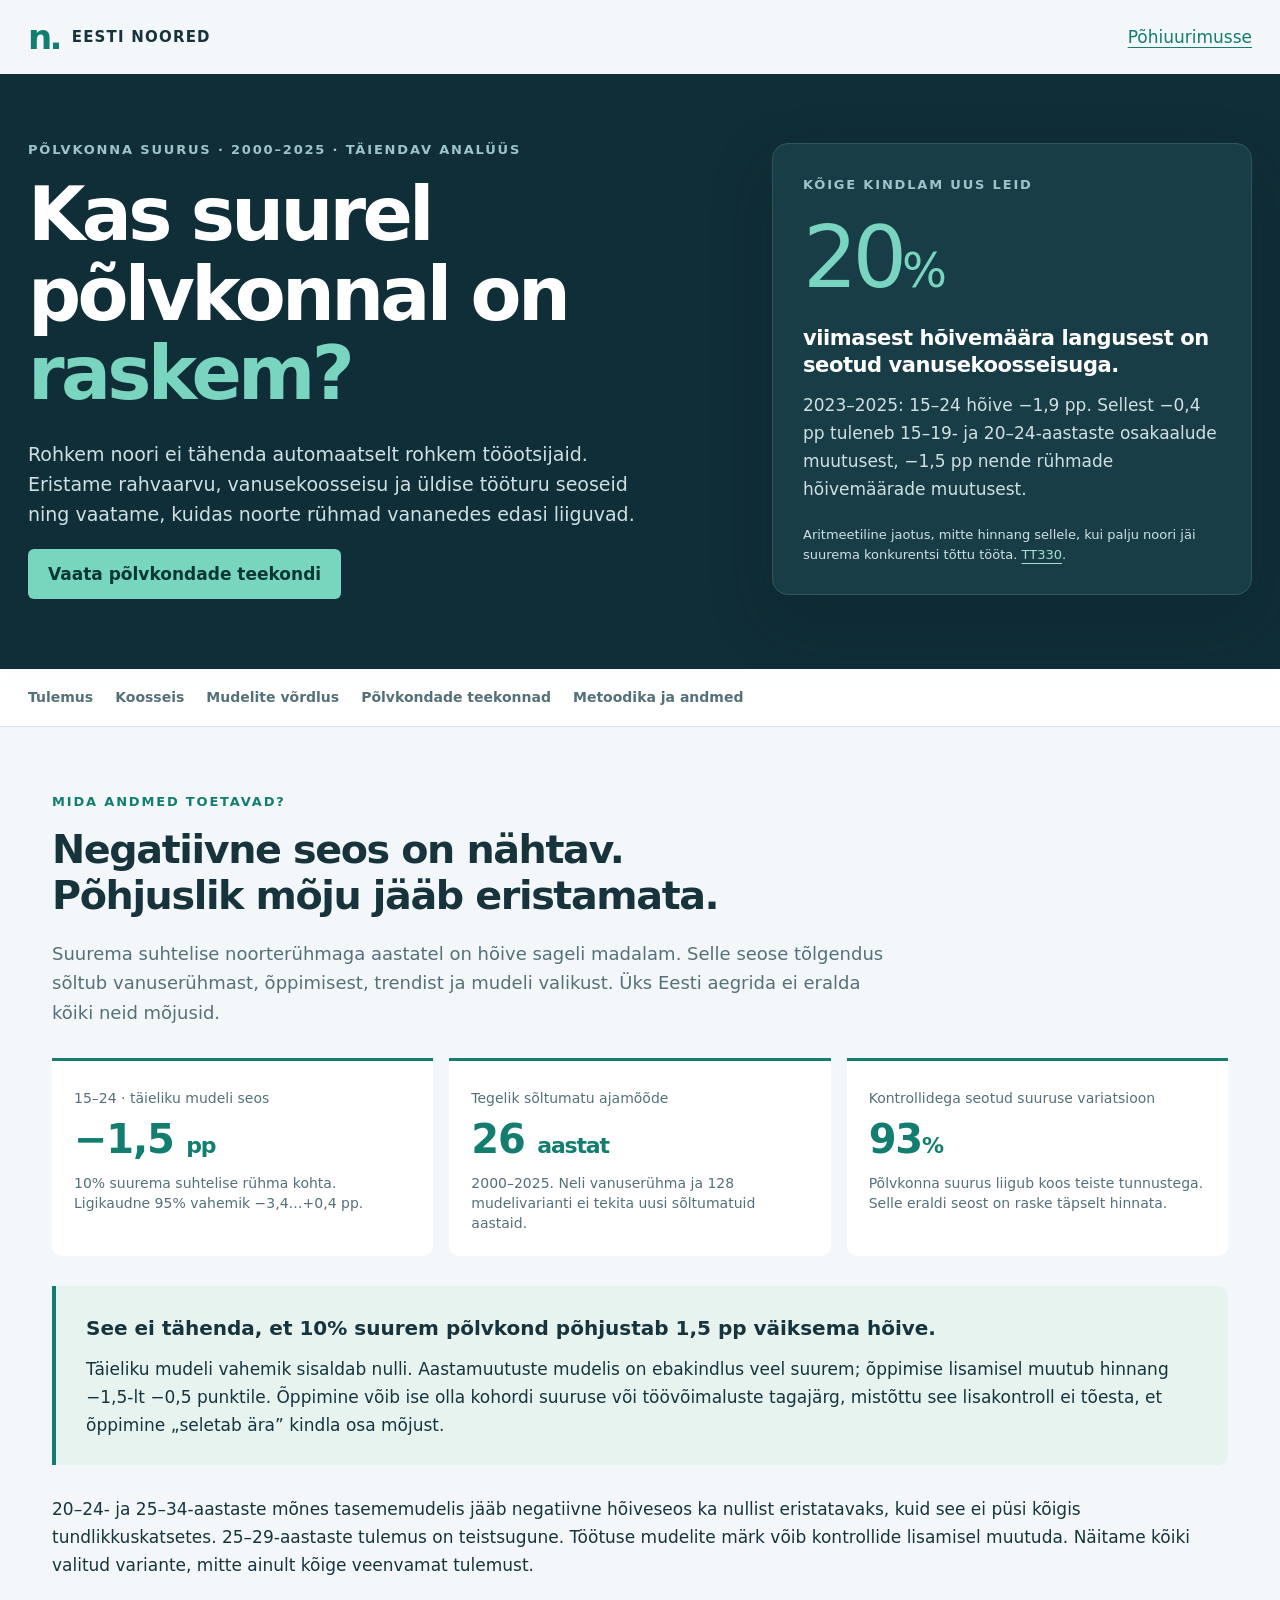
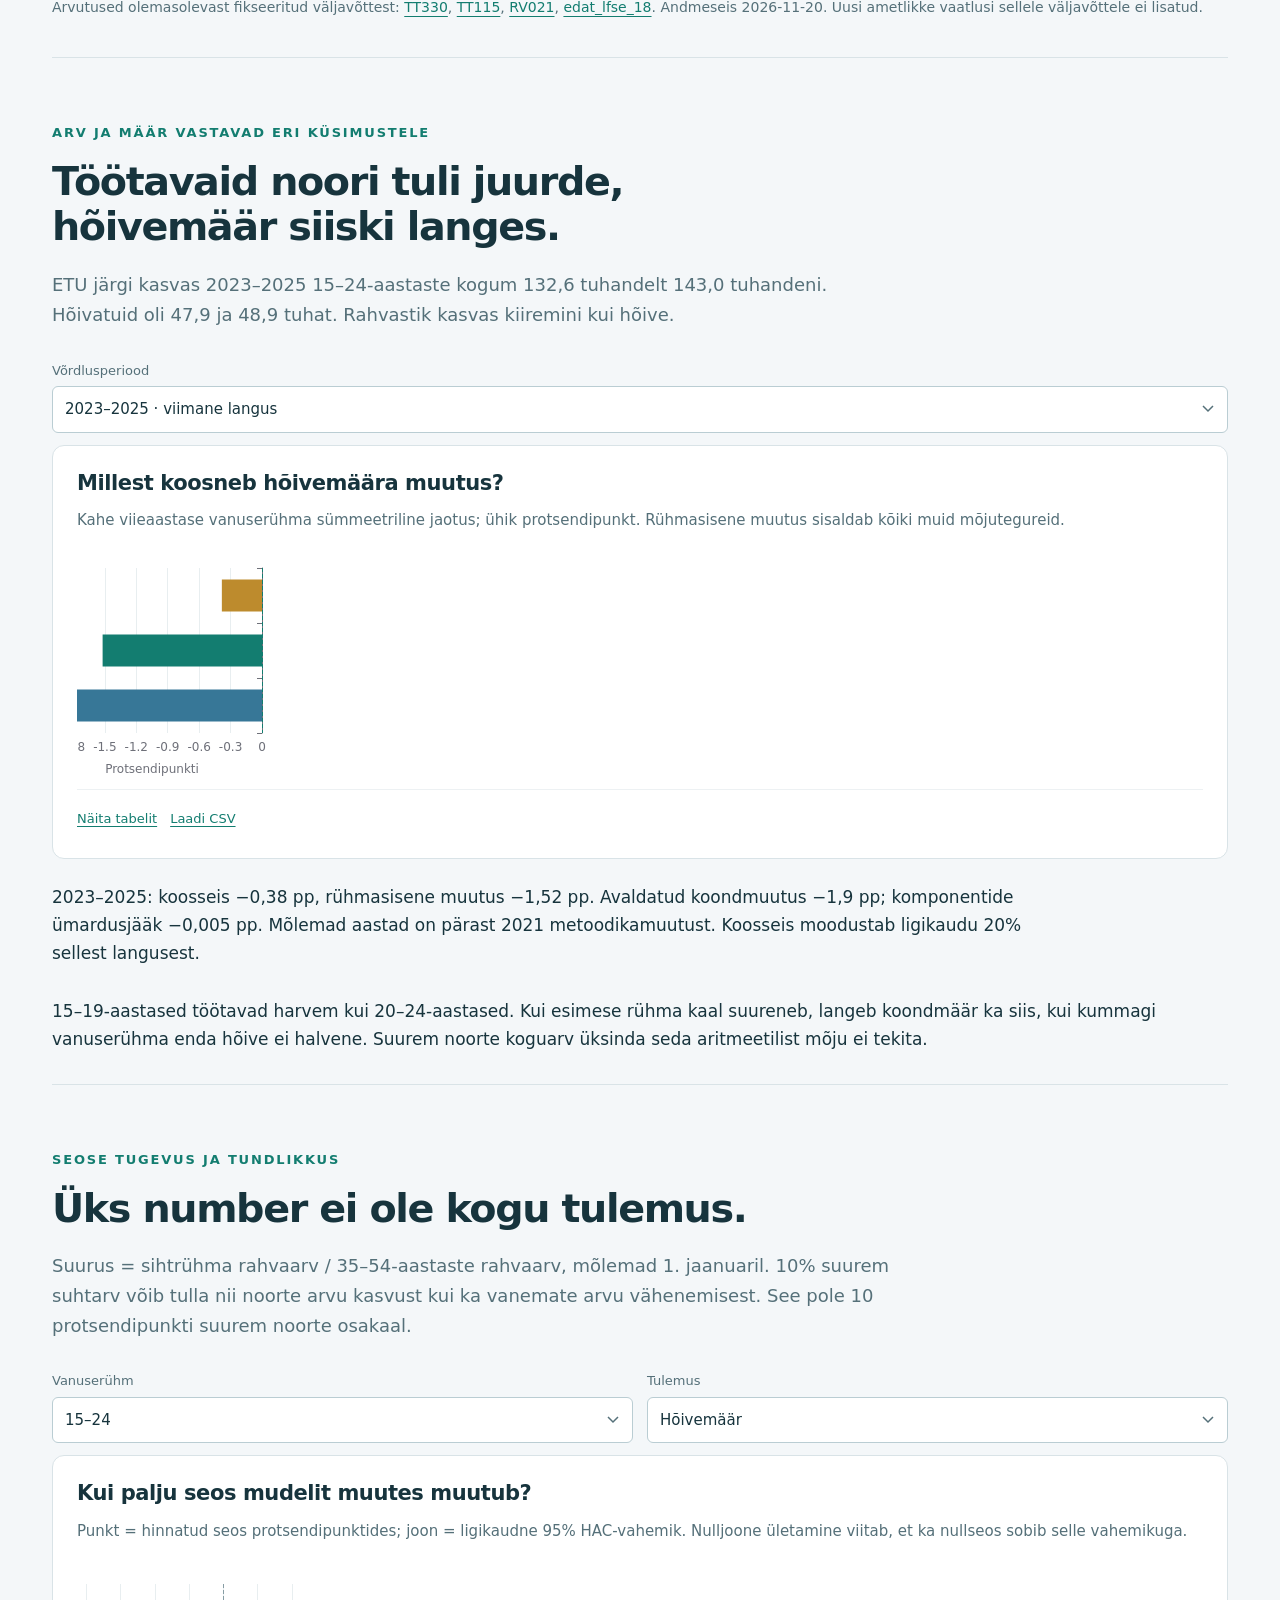
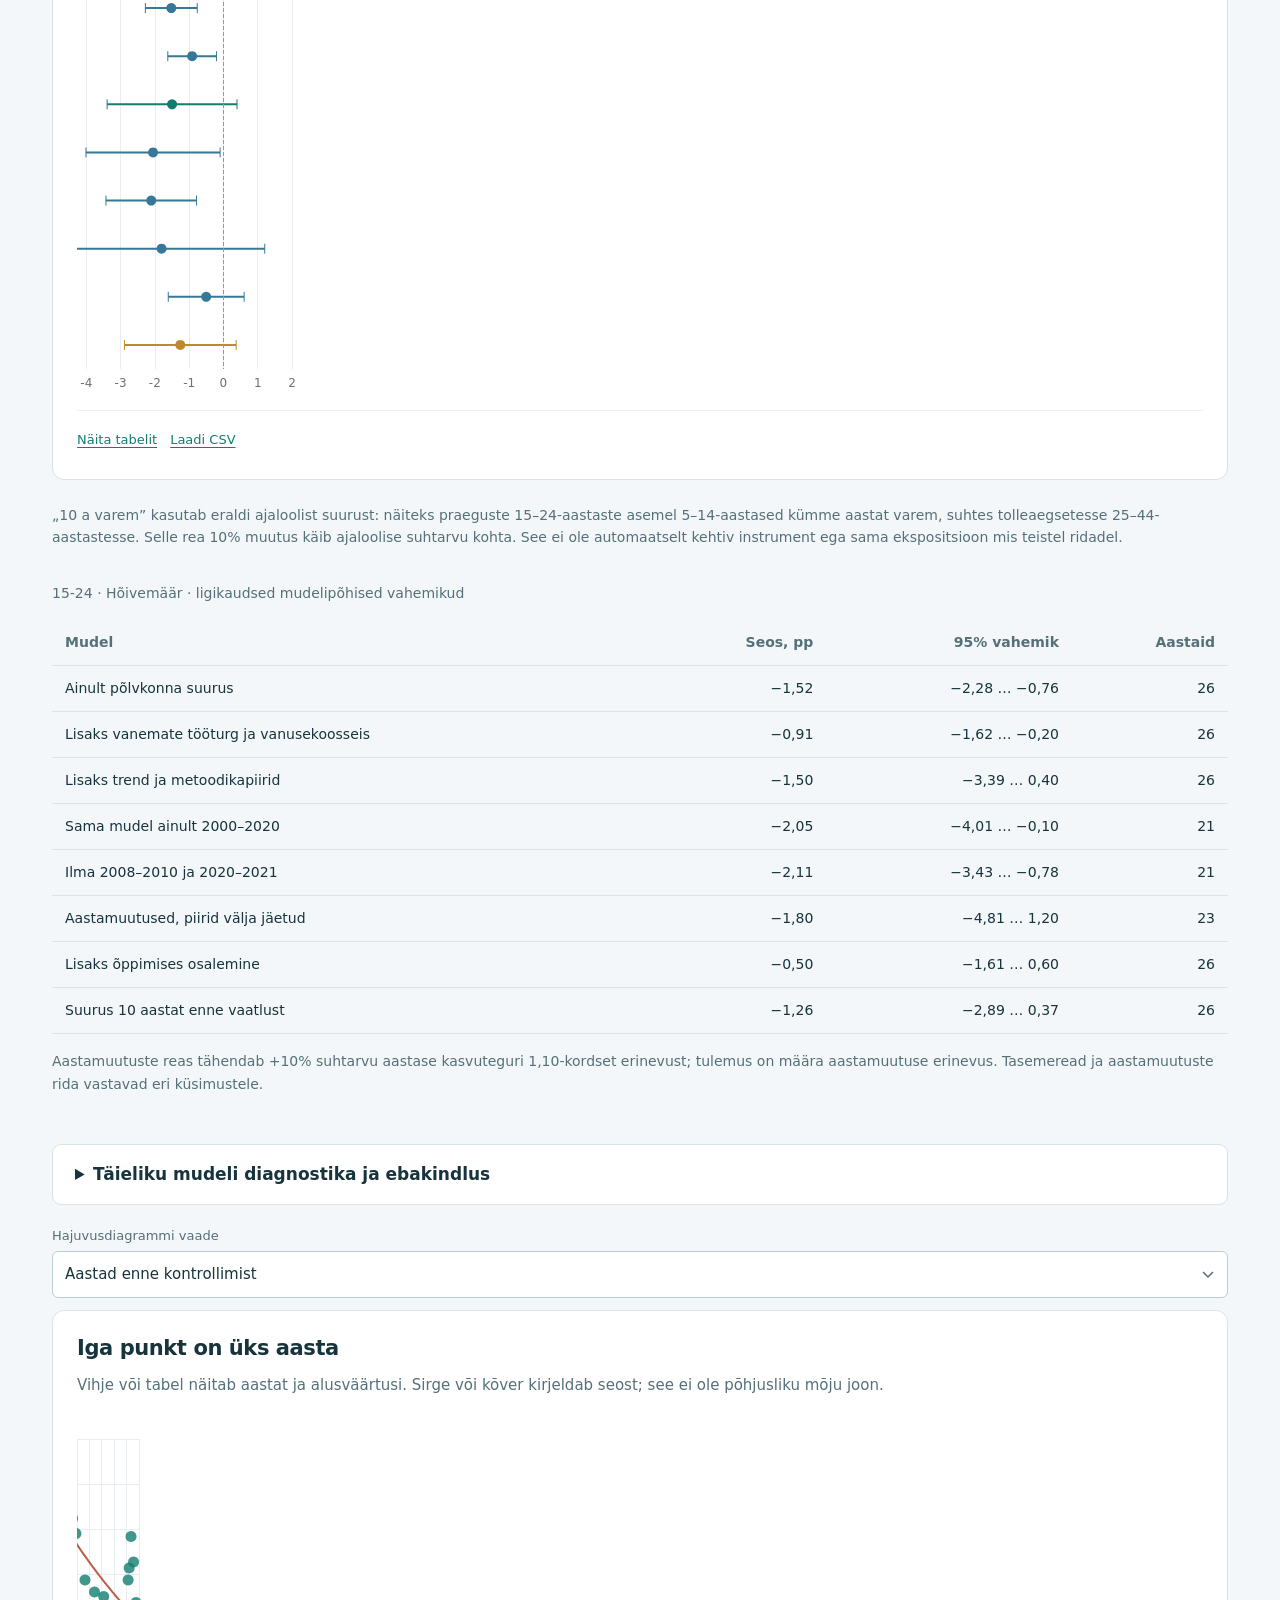
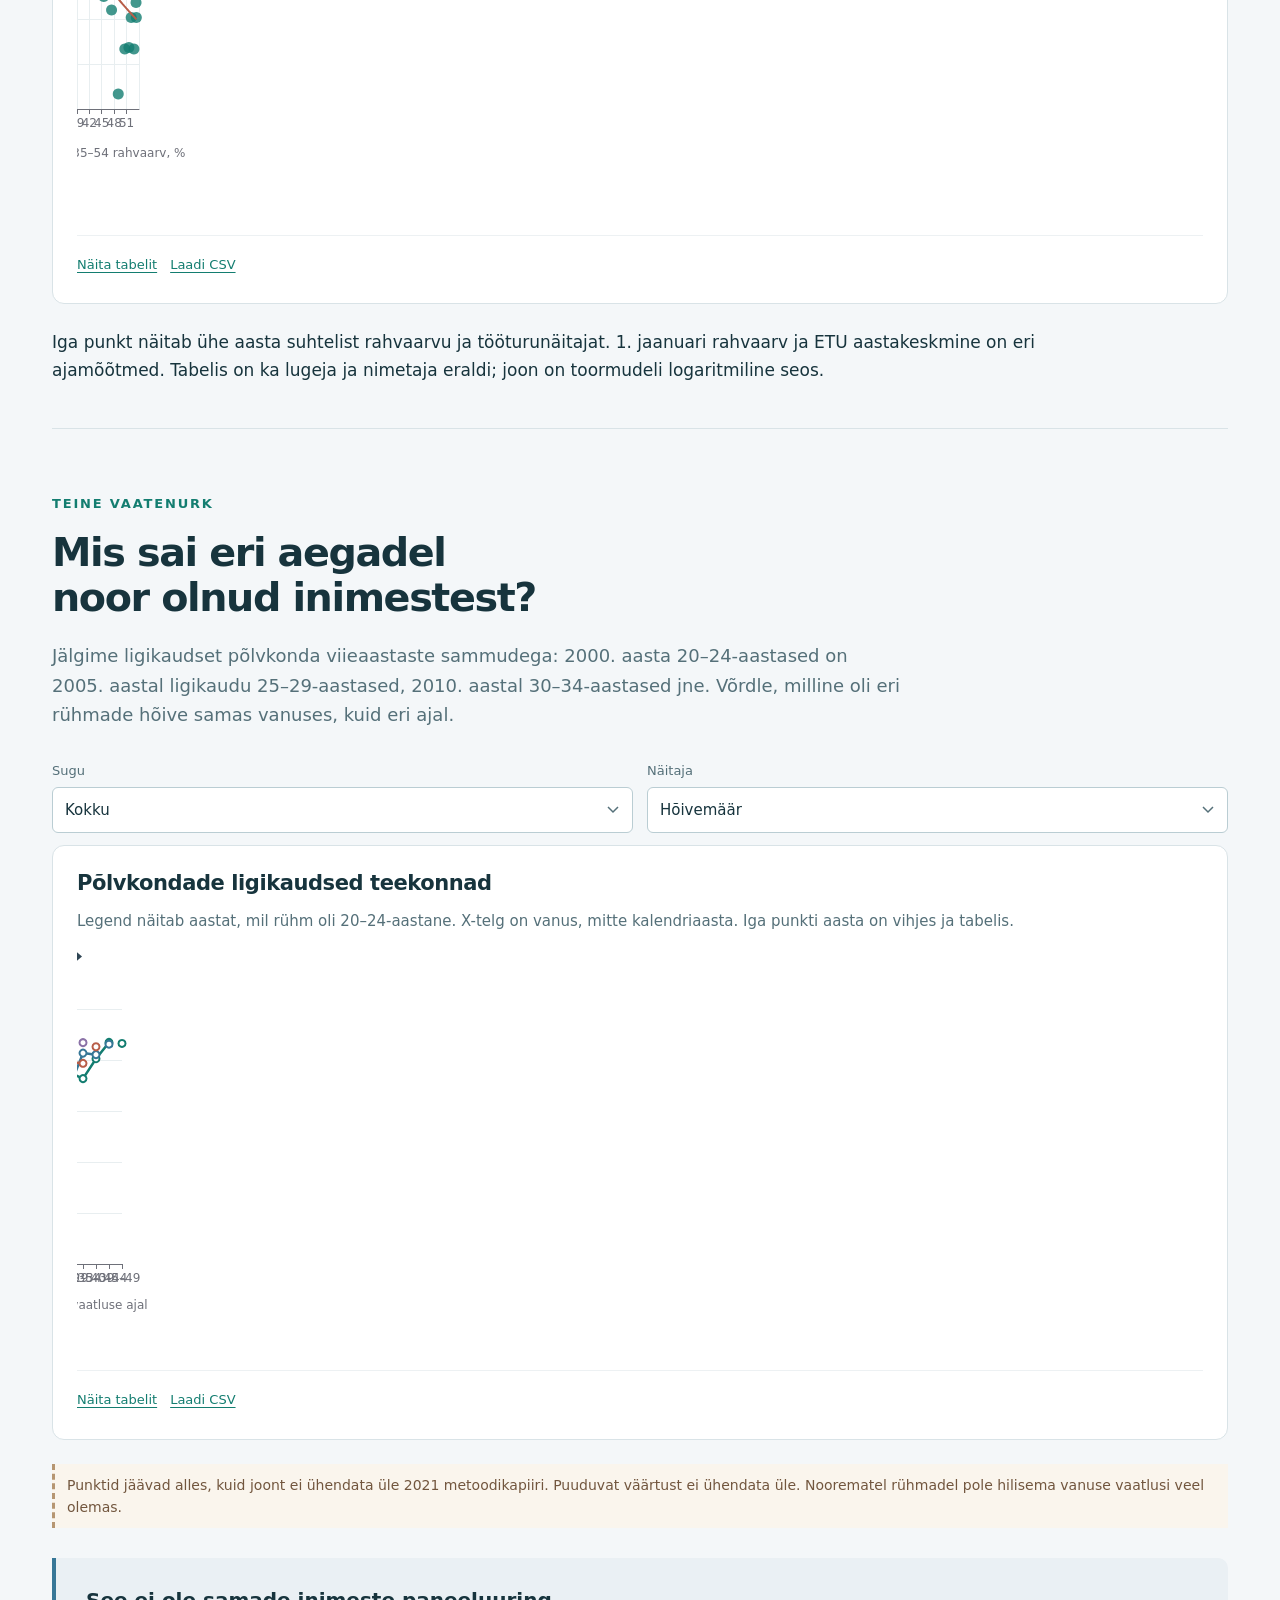
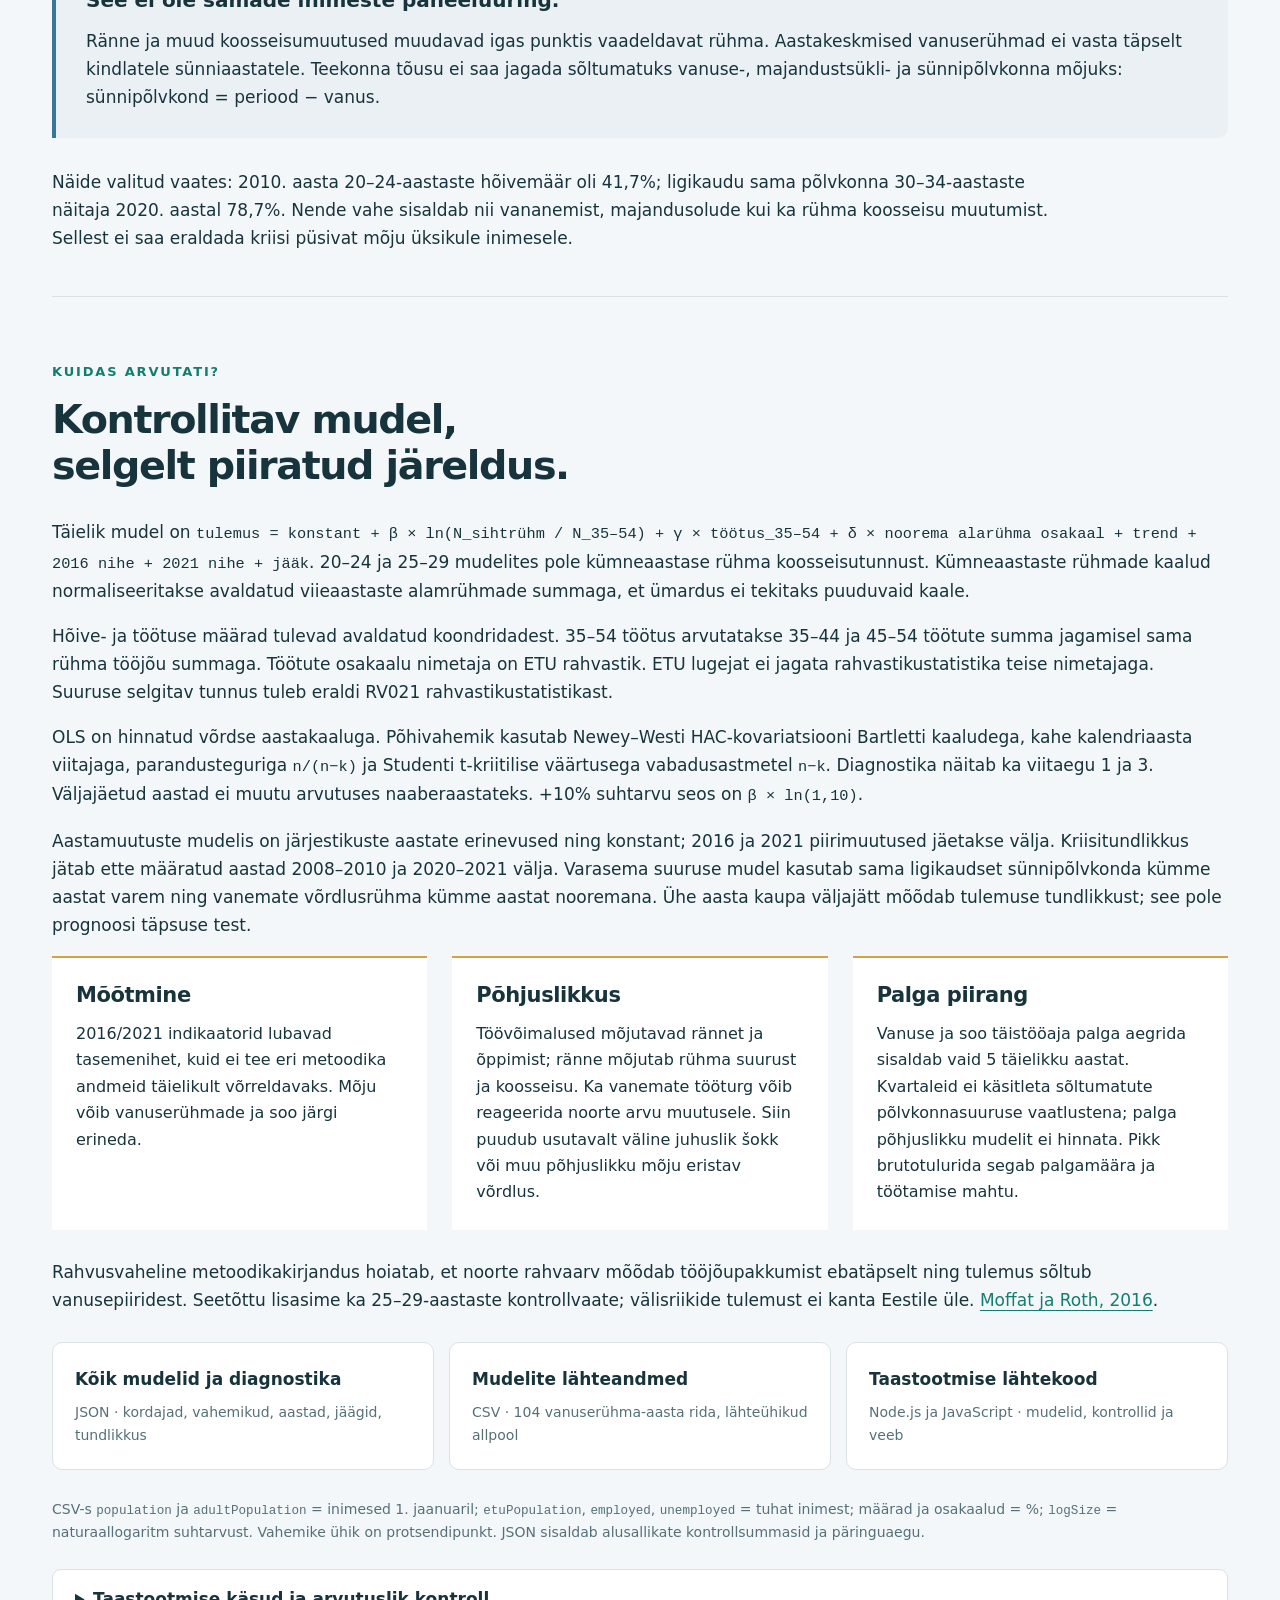
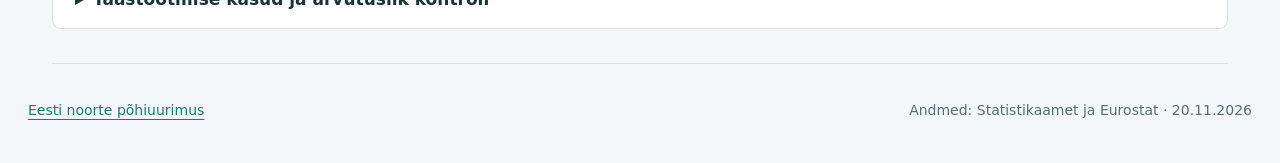
<file: cohorts.html>
<!doctype html><html lang="et"><head><meta charset="utf-8"><meta name="viewport" content="width=device-width,initial-scale=1"><meta name="theme-color" content="#102e37"><title>Kas suurel põlvkonnal on raskem? · Eesti noored</title><meta name="description" content="Eesti 2000–2025 andmetel põhinev põlvkonna suuruse, hõive ja töötuse analüüs. Mudelite tundlikkus ja põlvkondade ligikaudsed teekonnad."><link rel="icon" href="favicon.svg"><link rel="stylesheet" href="style.css"><script src="vendor/echarts.min.js" defer></script><script type="module" src="cohorts.js"></script></head><body><a class="skip" href="#vastus">Liigu vastuse juurde</a><header class="topbar"><a class="brand" href="index.html"><span class="brand-icon">n.</span> EESTI NOORED</a><a href="index.html#rahvastik">Põhiuurimusse</a></header>
<section class="hero cohort-hero"><div class="hero-inner"><div><p class="eyebrow">Põlvkonna suurus · 2000–2025 · täiendav analüüs</p><h1>Kas suurel<br>põlvkonnal on <em>raskem?</em></h1><p class="hero-lead">Rohkem noori ei tähenda automaatselt rohkem tööotsijaid. Eristame rahvaarvu, vanusekoosseisu ja üldise tööturu seoseid ning vaatame, kuidas noorte rühmad vananedes edasi liiguvad.</p><a class="primary-link" href="#teekonnad">Vaata põlvkondade teekondi</a></div><div class="hero-panel"><p class="eyebrow">Kõige kindlam uus leid</p><p class="cohort-big">20<small>%</small></p><h3>viimasest hõivemäära langusest on seotud vanusekoosseisuga.</h3><p>2023–2025: 15–24 hõive −1,9 pp. Sellest −0,4 pp tuleneb 15–19- ja 20–24-aastaste osakaalude muutusest, −1,5 pp nende rühmade hõivemäärade muutusest.</p><p class="hero-note">Aritmeetiline jaotus, mitte hinnang sellele, kui palju noori jäi suurema konkurentsi tõttu tööta. <a href="https://andmed.stat.ee/et/stat/sotsiaalelu__tooturg__tooturu-uldandmed__aastastatistika/TT330">TT330</a>.</p></div></div></section>
<nav class="nav" aria-label="Analüüsi peatükid"><div><a href="#vastus">Tulemus</a><a href="#koosseis">Koosseis</a><a href="#mudelid">Mudelite võrdlus</a><a href="#teekonnad">Põlvkondade teekonnad</a><a href="#meetod">Metoodika ja andmed</a></div></nav><main>
<section id="vastus" class="section"><div class="section-intro"><p class="eyebrow">Mida andmed toetavad?</p><h2>Negatiivne seos on nähtav.<br>Põhjuslik mõju jääb eristamata.</h2><p>Suurema suhtelise noorterühmaga aastatel on hõive sageli madalam. Selle seose tõlgendus sõltub vanuserühmast, õppimisest, trendist ja mudeli valikust. Üks Eesti aegrida ei eralda kõiki neid mõjusid.</p></div>
<div class="kpis cohort-kpis"><article><span>15–24 · täieliku mudeli seos</span><strong>−1,5 <small>pp</small></strong><p>10% suurema suhtelise rühma kohta. Ligikaudne 95% vahemik −3,4…+0,4 pp.</p></article><article><span>Tegelik sõltumatu ajamõõde</span><strong>26 <small>aastat</small></strong><p>2000–2025. Neli vanuserühma ja 128 mudelivarianti ei tekita uusi sõltumatuid aastaid.</p></article><article><span>Kontrollidega seotud suuruse variatsioon</span><strong>93<small>%</small></strong><p>Põlvkonna suurus liigub koos teiste tunnustega. Selle eraldi seost on raske täpselt hinnata.</p></article></div>
<div class="callout"><strong>See ei tähenda, et 10% suurem põlvkond põhjustab 1,5 pp väiksema hõive.</strong><p>Täieliku mudeli vahemik sisaldab nulli. Aastamuutuste mudelis on ebakindlus veel suurem; õppimise lisamisel muutub hinnang −1,5-lt −0,5 punktile. Õppimine võib ise olla kohordi suuruse või töövõimaluste tagajärg, mistõttu see lisakontroll ei tõesta, et õppimine „seletab ära” kindla osa mõjust.</p></div>
<p>20–24- ja 25–34-aastaste mõnes tasememudelis jääb negatiivne hõiveseos ka nullist eristatavaks, kuid see ei püsi kõigis tundlikkuskatsetes. 25–29-aastaste tulemus on teistsugune. Töötuse mudelite märk võib kontrollide lisamisel muutuda. Näitame kõiki valitud variante, mitte ainult kõige veenvamat tulemust.</p>
<p class="source-line">Arvutused olemasolevast fikseeritud väljavõttest: <a href="https://andmed.stat.ee/et/stat/sotsiaalelu__tooturg__tooturu-uldandmed__aastastatistika/TT330">TT330</a>, <a href="https://andmed.stat.ee/et/stat/sotsiaalelu__tooturg__rahvastiku-haridustase__haridustase-ja-keeleoskus/TT115">TT115</a>, <a href="https://andmed.stat.ee/et/stat/rahvastik__rahvastikunaitajad-ja-koosseis__rahvaarv-ja-rahvastiku-koosseis/RV021">RV021</a>, <a href="https://ec.europa.eu/eurostat/databrowser/view/edat_lfse_18/default/table?lang=en">edat_lfse_18</a>. Andmeseis 2026-11-20. Uusi ametlikke vaatlusi sellele väljavõttele ei lisatud.</p></section>
<section id="koosseis" class="section"><div class="section-intro"><p class="eyebrow">Arv ja määr vastavad eri küsimustele</p><h2>Töötavaid noori tuli juurde,<br>hõivemäär siiski langes.</h2><p>ETU järgi kasvas 2023–2025 15–24-aastaste kogum 132,6 tuhandelt 143,0 tuhandeni. Hõivatuid oli 47,9 ja 48,9 tuhat. Rahvastik kasvas kiiremini kui hõive.</p></div>
<div class="controls"><label>Võrdlusperiood<select id="decomp-start"><option value="2023">2023–2025 · viimane langus</option><option value="2021">2021–2025 · sama meetodi periood</option><option value="2019">2019–2025 · ületab metoodikapiiri</option><option value="2005">2005–2025 · pikk võrdlus</option></select></label></div>
<article class="chart-card"><div class="chart-heading"><h3>Millest koosneb hõivemäära muutus?</h3><p>Kahe viieaastase vanuserühma sümmeetriline jaotus; ühik protsendipunkt. Rühmasisene muutus sisaldab kõiki muid mõjutegureid.</p></div><div class="chart" id="cohort-decomposition" role="img" aria-label="Millest koosneb hõivemäära muutus?"></div><div class="chart-bottom"><button class="text-button" data-table="cohort-decomposition" aria-expanded="false">Näita tabelit</button><button class="text-button" data-csv="cohort-decomposition">Laadi CSV</button></div><div id="cohort-decomposition-table" class="chart-table" hidden></div></article>
<p id="decomp-reading" class="analysis-text" aria-live="polite"></p><p>15–19-aastased töötavad harvem kui 20–24-aastased. Kui esimese rühma kaal suureneb, langeb koondmäär ka siis, kui kummagi vanuserühma enda hõive ei halvene. Suurem noorte koguarv üksinda seda aritmeetilist mõju ei tekita.</p></section>
<section id="mudelid" class="section"><div class="section-intro"><p class="eyebrow">Seose tugevus ja tundlikkus</p><h2>Üks number ei ole kogu tulemus.</h2><p>Suurus = sihtrühma rahvaarv / 35–54-aastaste rahvaarv, mõlemad 1. jaanuaril. 10% suurem suhtarv võib tulla nii noorte arvu kasvust kui ka vanemate arvu vähenemisest. See pole 10 protsendipunkti suurem noorte osakaal.</p></div>
<div class="controls"><label>Vanuserühm<select id="model-age"><option value="15-24">15–24</option><option value="20-24">20–24</option><option value="25-34">25–34</option><option value="25-29">25–29</option></select></label><label>Tulemus<select id="model-outcome"><option value="employment">Hõivemäär</option><option value="unemployment">Töötuse määr</option><option value="unemploymentShare">Töötute osakaal kõigist</option><option value="participation">Tööjõus osalemise määr</option></select></label></div>
<article class="chart-card"><div class="chart-heading"><h3>Kui palju seos mudelit muutes muutub?</h3><p>Punkt = hinnatud seos protsendipunktides; joon = ligikaudne 95% HAC-vahemik. Nulljoone ületamine viitab, et ka nullseos sobib selle vahemikuga.</p></div><div class="chart" id="model-forest" role="img" aria-label="Kui palju seos mudelit muutes muutub?"></div><div class="chart-bottom"><button class="text-button" data-table="model-forest" aria-expanded="false">Näita tabelit</button><button class="text-button" data-csv="model-forest">Laadi CSV</button></div><div id="model-forest-table" class="chart-table" hidden></div></article>
<p class="source-line">„10 a varem” kasutab eraldi ajaloolist suurust: näiteks praeguste 15–24-aastaste asemel 5–14-aastased kümme aastat varem, suhtes tolleaegsetesse 25–44-aastastesse. Selle rea 10% muutus käib ajaloolise suhtarvu kohta. See ei ole automaatselt kehtiv instrument ega sama ekspositsioon mis teistel ridadel.</p>
<div class="table-scroll" id="model-results" aria-live="polite"></div>
<details><summary>Täieliku mudeli diagnostika ja ebakindlus</summary><div id="model-diagnostics"></div><p>HAC-vahemikud on väikese valimi ligikaudsed mudelipõhised vahemikud. Need ei kata mõõtmisviga, puuduvate tunnuste kallutatust ega kõiki ETU valimi määramatusi. Tegemist on uuriva analüüsiga: variante pole valitud olulisuse järgi ja mitmese testimise parandust pole tehtud.</p></details>
<div class="controls"><label>Hajuvusdiagrammi vaade<select id="scatter-view"><option value="raw">Aastad enne kontrollimist</option><option value="adjusted">Pärast täieliku mudeli kontrolle</option></select></label></div>
<article class="chart-card"><div class="chart-heading"><h3>Iga punkt on üks aasta</h3><p>Vihje või tabel näitab aastat ja alusväärtusi. Sirge või kõver kirjeldab seost; see ei ole põhjusliku mõju joon.</p></div><div class="chart" id="cohort-scatter" role="img" aria-label="Iga punkt on üks aasta"></div><div class="chart-bottom"><button class="text-button" data-table="cohort-scatter" aria-expanded="false">Näita tabelit</button><button class="text-button" data-csv="cohort-scatter">Laadi CSV</button></div><div id="cohort-scatter-table" class="chart-table" hidden></div></article>
<p id="scatter-reading" class="analysis-text" aria-live="polite"></p></section>
<section id="teekonnad" class="section"><div class="section-intro"><p class="eyebrow">Teine vaatenurk</p><h2>Mis sai eri aegadel<br>noor olnud inimestest?</h2><p>Jälgime ligikaudset põlvkonda viieaastaste sammudega: 2000. aasta 20–24-aastased on 2005. aastal ligikaudu 25–29-aastased, 2010. aastal 30–34-aastased jne. Võrdle, milline oli eri rühmade hõive samas vanuses, kuid eri ajal.</p></div>
<div class="controls"><label>Sugu<select id="path-sex"><option value="T">Kokku</option><option value="M">Mehed</option><option value="F">Naised</option></select></label><label>Näitaja<select id="path-outcome"><option value="employment">Hõivemäär</option><option value="unemployment">Töötuse määr</option></select></label></div>
<article class="chart-card"><div class="chart-heading"><h3>Põlvkondade ligikaudsed teekonnad</h3><p>Legend näitab aastat, mil rühm oli 20–24-aastane. X-telg on vanus, mitte kalendriaasta. Iga punkti aasta on vihjes ja tabelis.</p></div><div class="chart" id="cohort-paths" role="img" aria-label="Põlvkondade ligikaudsed teekonnad"></div><div class="chart-bottom"><button class="text-button" data-table="cohort-paths" aria-expanded="false">Näita tabelit</button><button class="text-button" data-csv="cohort-paths">Laadi CSV</button></div><div id="cohort-paths-table" class="chart-table" hidden></div></article>
<p class="chart-method-note">Punktid jäävad alles, kuid joont ei ühendata üle 2021 metoodikapiiri. Puuduvat väärtust ei ühendata üle. Noorematel rühmadel pole hilisema vanuse vaatlusi veel olemas.</p><div class="callout subdued"><strong>See ei ole samade inimeste paneeluuring.</strong><p>Ränne ja muud koosseisumuutused muudavad igas punktis vaadeldavat rühma. Aastakeskmised vanuserühmad ei vasta täpselt kindlatele sünniaastatele. Teekonna tõusu ei saa jagada sõltumatuks vanuse-, majandustsükli- ja sünnipõlvkonna mõjuks: sünnipõlvkond = periood − vanus.</p></div><p id="path-reading" class="analysis-text" aria-live="polite"></p></section>
<section id="meetod" class="section"><div class="section-intro"><p class="eyebrow">Kuidas arvutati?</p><h2>Kontrollitav mudel,<br>selgelt piiratud järeldus.</h2></div>
<p>Täielik mudel on <code>tulemus = konstant + β × ln(N_sihtrühm / N_35–54) + γ × töötus_35–54 + δ × noorema alarühma osakaal + trend + 2016 nihe + 2021 nihe + jääk</code>. 20–24 ja 25–29 mudelites pole kümneaastase rühma koosseisutunnust. Kümneaastaste rühmade kaalud normaliseeritakse avaldatud viieaastaste alamrühmade summaga, et ümardus ei tekitaks puuduvaid kaale.</p>
<p>Hõive- ja töötuse määrad tulevad avaldatud koondridadest. 35–54 töötus arvutatakse 35–44 ja 45–54 töötute summa jagamisel sama rühma tööjõu summaga. Töötute osakaalu nimetaja on ETU rahvastik. ETU lugejat ei jagata rahvastikustatistika teise nimetajaga. Suuruse selgitav tunnus tuleb eraldi RV021 rahvastikustatistikast.</p>
<p>OLS on hinnatud võrdse aastakaaluga. Põhivahemik kasutab Newey–Westi HAC-kovariatsiooni Bartletti kaaludega, kahe kalendriaasta viitajaga, parandusteguriga <code>n/(n−k)</code> ja Studenti t-kriitilise väärtusega vabadusastmetel <code>n−k</code>. Diagnostika näitab ka viitaegu 1 ja 3. Väljajäetud aastad ei muutu arvutuses naaberaastateks. +10% suhtarvu seos on <code>β × ln(1,10)</code>.</p>
<p>Aastamuutuste mudelis on järjestikuste aastate erinevused ning konstant; 2016 ja 2021 piirimuutused jäetakse välja. Kriisitundlikkus jätab ette määratud aastad 2008–2010 ja 2020–2021 välja. Varasema suuruse mudel kasutab sama ligikaudset sünnipõlvkonda kümme aastat varem ning vanemate võrdlusrühma kümme aastat nooremana. Ühe aasta kaupa väljajätt mõõdab tulemuse tundlikkust; see pole prognoosi täpsuse test.</p>
<div class="definitions"><article><h3>Mõõtmine</h3><p>2016/2021 indikaatorid lubavad tasemenihet, kuid ei tee eri metoodika andmeid täielikult võrreldavaks. Mõju võib vanuserühmade ja soo järgi erineda.</p></article><article><h3>Põhjuslikkus</h3><p>Töövõimalused mõjutavad rännet ja õppimist; ränne mõjutab rühma suurust ja koosseisu. Ka vanemate tööturg võib reageerida noorte arvu muutusele. Siin puudub usutavalt väline juhuslik šokk või muu põhjuslikku mõju eristav võrdlus.</p></article><article><h3>Palga piirang</h3><p>Vanuse ja soo täistööaja palga aegrida sisaldab vaid 5 täielikku aastat. Kvartaleid ei käsitleta sõltumatute põlvkonnasuuruse vaatlustena; palga põhjuslikku mudelit ei hinnata. Pikk brutotulurida segab palgamäära ja töötamise mahtu.</p></article></div>
<p>Rahvusvaheline metoodikakirjandus hoiatab, et noorte rahvaarv mõõdab tööjõupakkumist ebatäpselt ning tulemus sõltub vanusepiiridest. Seetõttu lisasime ka 25–29-aastaste kontrollvaate; välisriikide tulemust ei kanta Eestile üle. <a href="https://doku.iab.de/discussionpapers/2016/dp3716.pdf">Moffat ja Roth, 2016</a>.</p>
<div class="downloads"><a href="data/cohorts.json" download><strong>Kõik mudelid ja diagnostika</strong><span>JSON · kordajad, vahemikud, aastad, jäägid, tundlikkus</span></a><a href="data/cohort-inputs.csv" download><strong>Mudelite lähteandmed</strong><span>CSV · 104 vanuserühma-aasta rida, lähteühikud allpool</span></a><a href="data/reproduce.ndjson.gz" download><strong>Taastootmise lähtekood</strong><span>Node.js ja JavaScript · mudelid, kontrollid ja veeb</span></a></div>
<p class="source-line">CSV-s <code>population</code> ja <code>adultPopulation</code> = inimesed 1. jaanuaril; <code>etuPopulation</code>, <code>employed</code>, <code>unemployed</code> = tuhat inimest; määrad ja osakaalud = %; <code>logSize</code> = naturaallogaritm suhtarvust. Vahemike ühik on protsendipunkt. JSON sisaldab alusallikate kontrollsummasid ja päringuaegu.</p><details><summary>Taastootmise käsud ja arvutuslik kontroll</summary><pre>npm run build
npm test
# Valmis fikseeritud algandmetega eraldi mudeliarvutus:
node scripts/cohort-analysis.mjs
node scripts/build-cohorts.mjs
# Brauseritesti eel käivita scripts/serve.mjs
node scripts/cohort-browser-check.mjs</pre><p>Kontrollid hõlmavad OLS-i võrdlust teise lahendusalgoritmiga, teadaolevaid t-kriitilisi väärtusi, HAC-i arvutust ja puuduvaid kalendriaastaid, koondarvude vastavust algallikale ning graafikute filtreid. Arvutuslik korrektsus ei tõesta mudeli põhjuslikku identifitseerimist.</p></details></section></main><footer><a href="index.html">Eesti noorte põhiuurimus</a><span>Andmed: Statistikaamet ja Eurostat · 20.11.2026</span></footer><div id="load-error" role="alert" hidden></div></body></html>
</file>
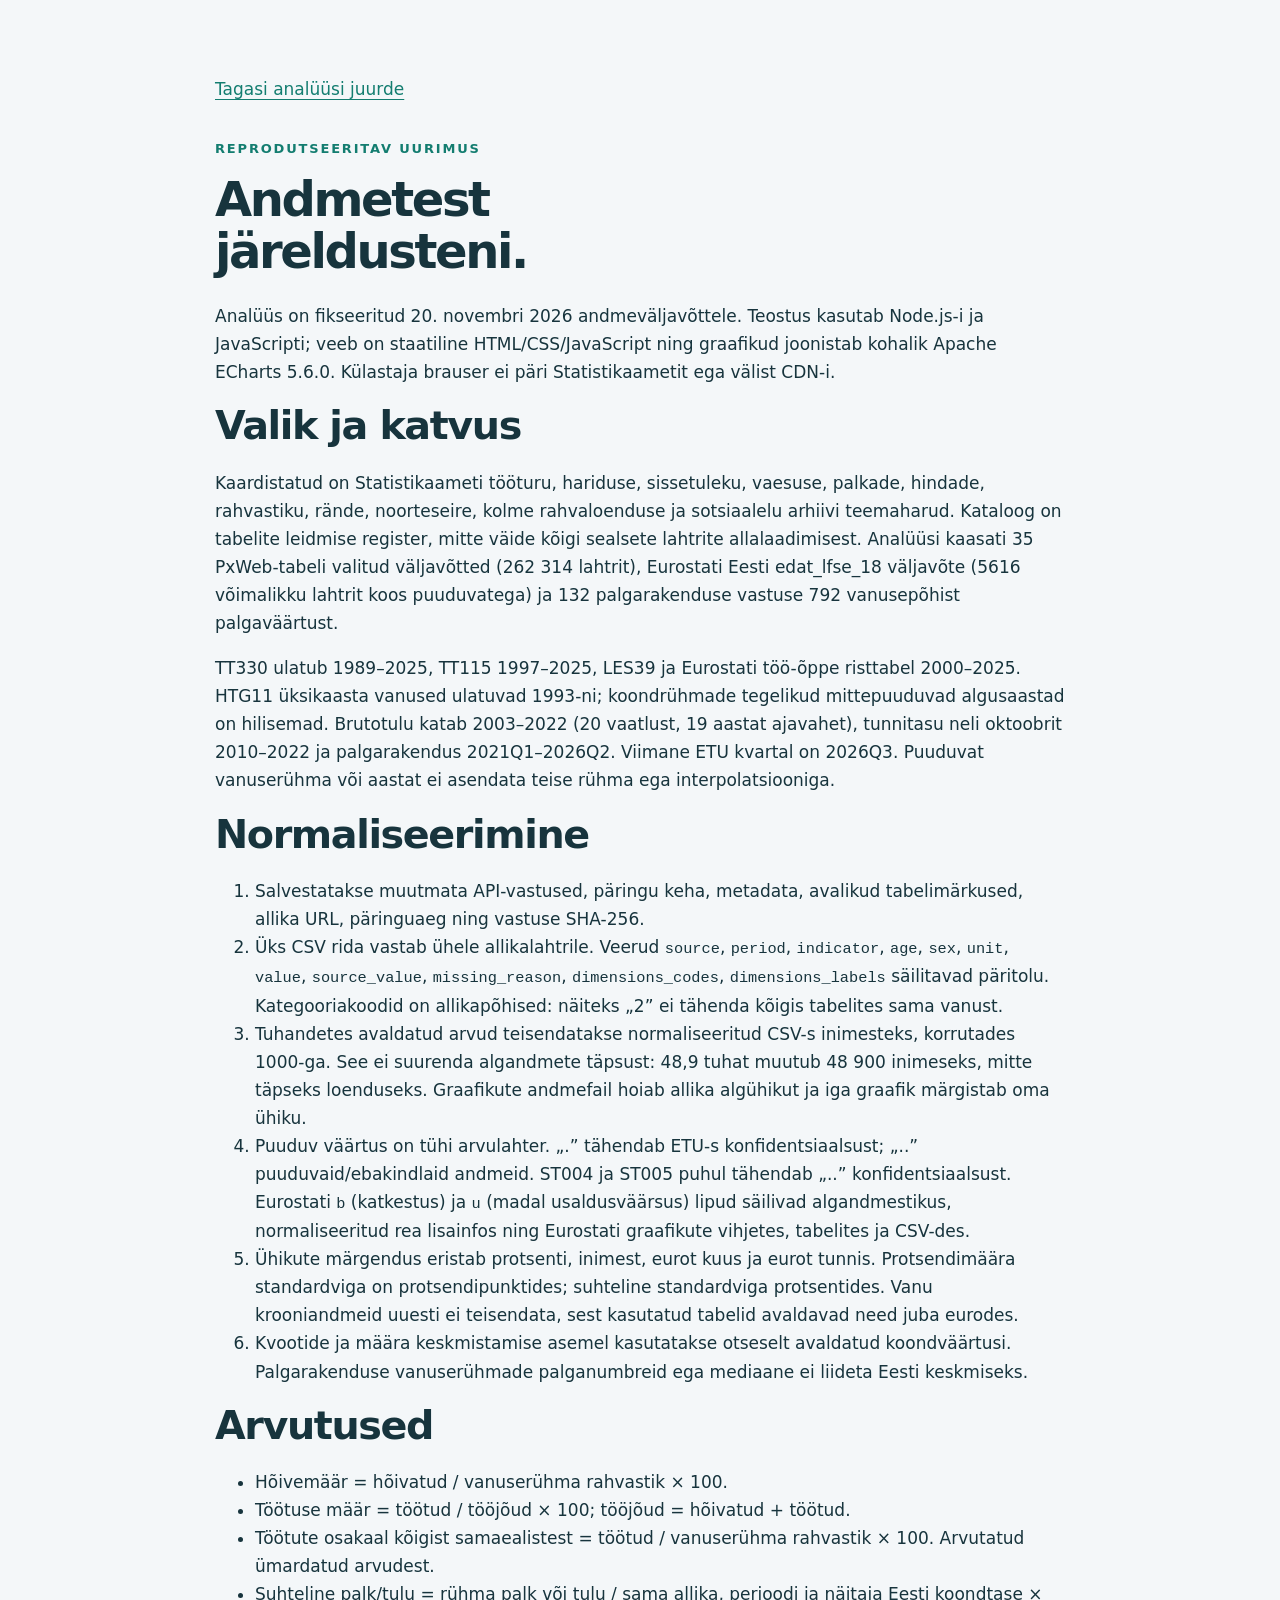
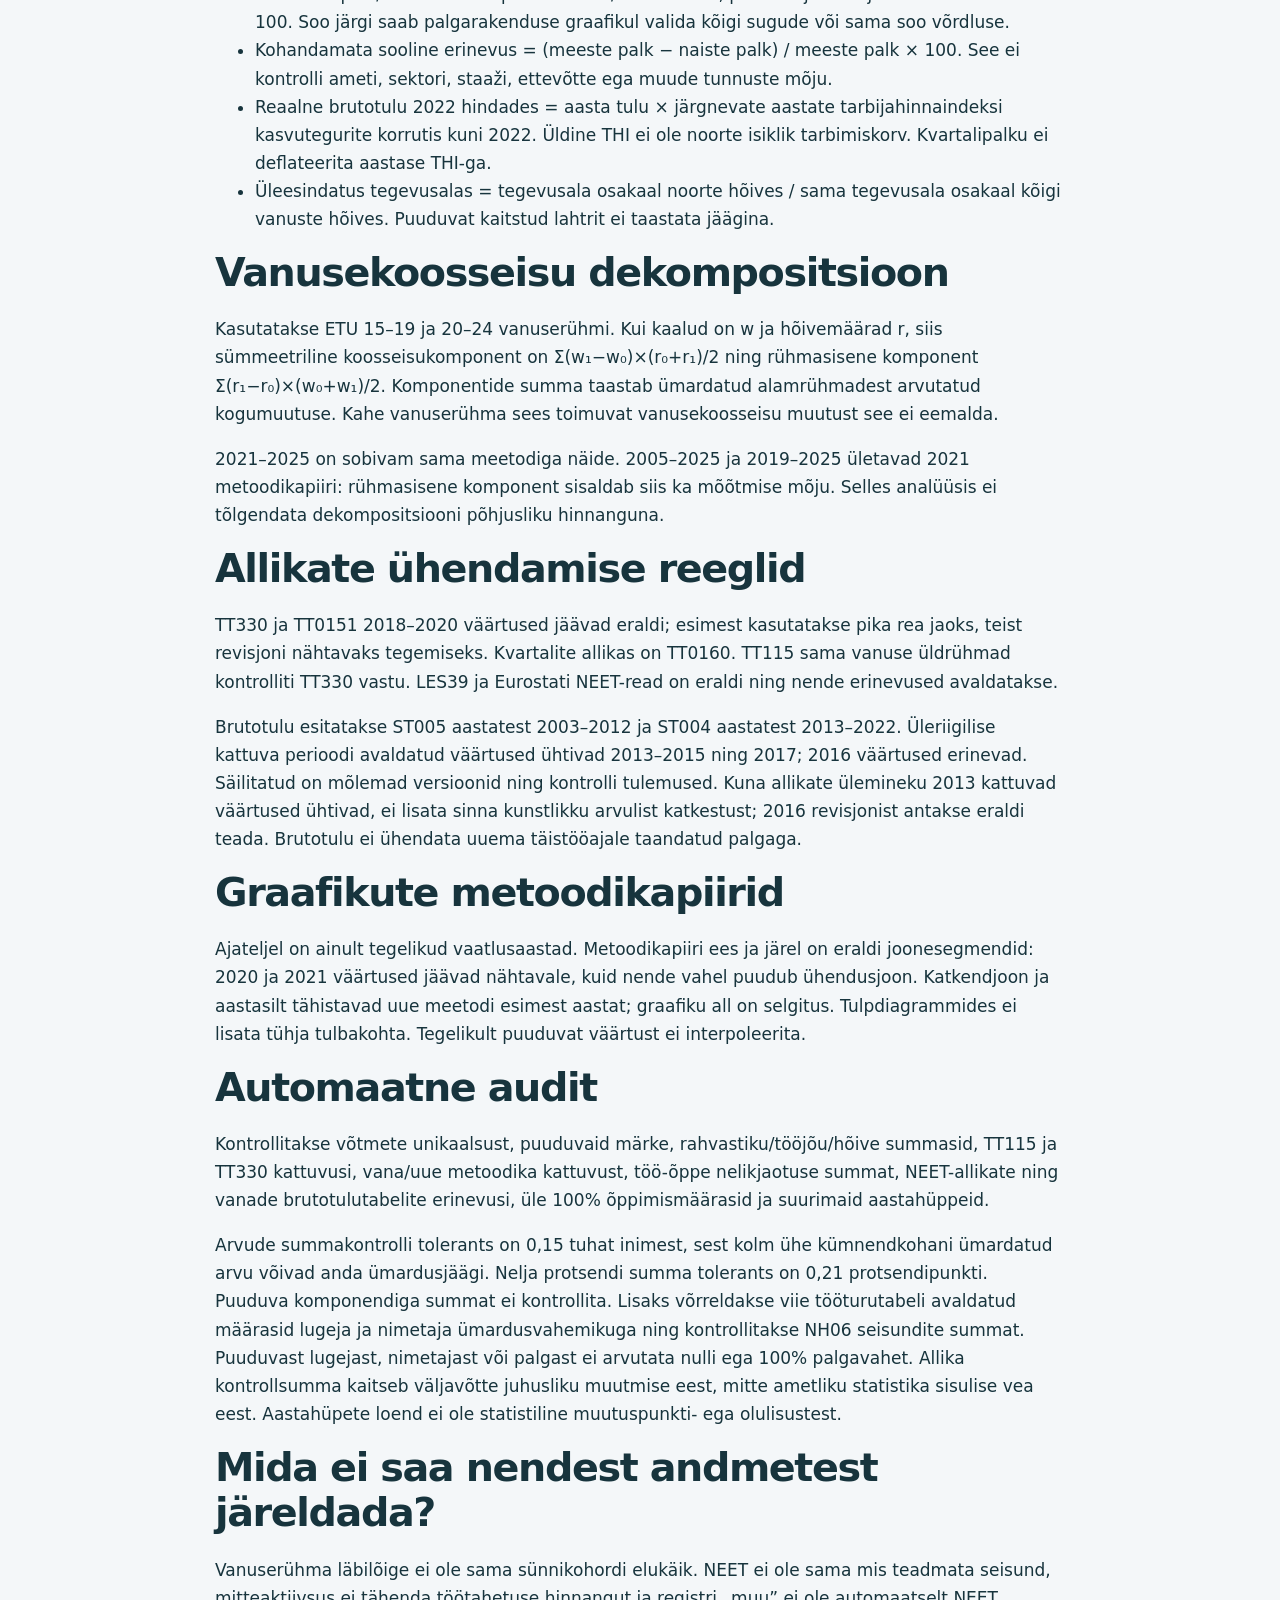
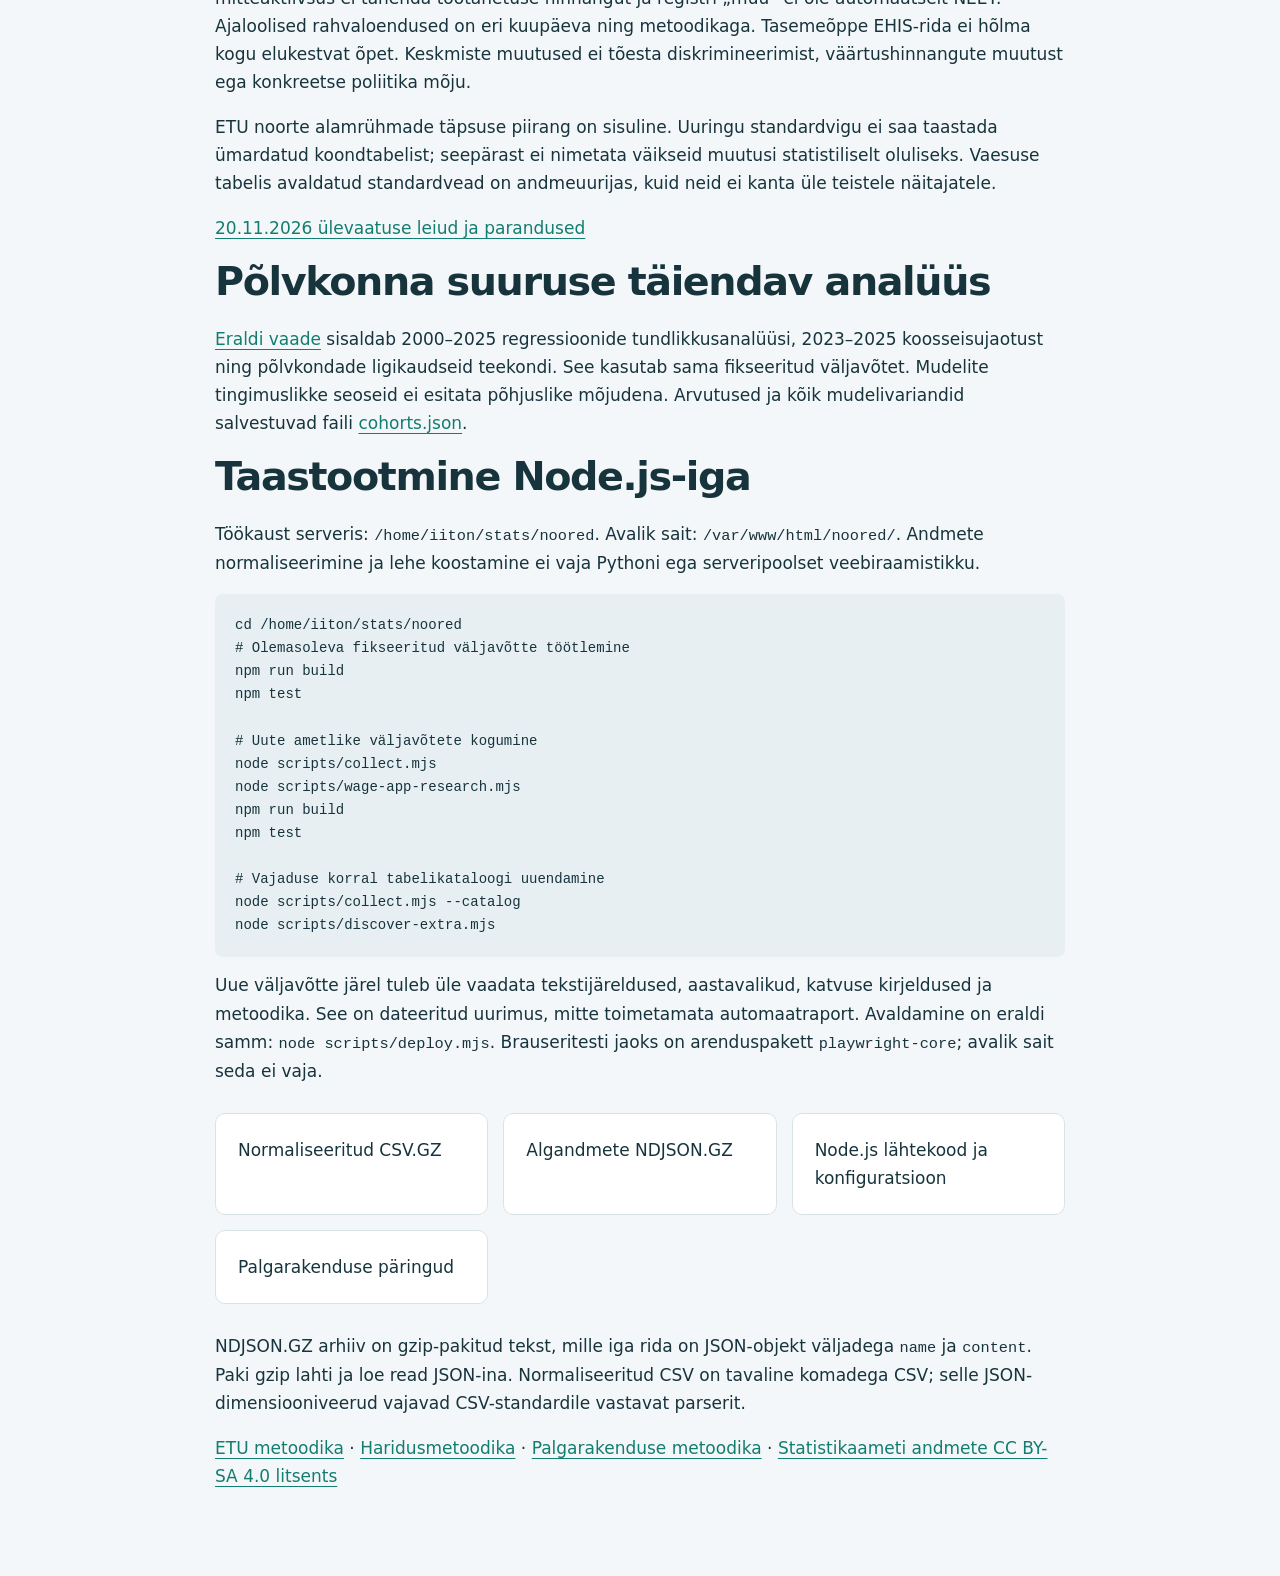
<file: research.html>
<!doctype html><html lang="et"><head><meta charset="utf-8"><meta name="viewport" content="width=device-width,initial-scale=1"><title>Metoodika · Eesti noored</title><link rel="stylesheet" href="style.css"></head><body><main class="method-page"><a href="index.html">Tagasi analüüsi juurde</a><p class="eyebrow" style="margin-top:35px">Reprodutseeritav uurimus</p><h1 style="font-size:48px">Andmetest<br>järeldusteni.</h1><p>Analüüs on fikseeritud 20. novembri 2026 andmeväljavõttele. Teostus kasutab Node.js-i ja JavaScripti; veeb on staatiline HTML/CSS/JavaScript ning graafikud joonistab kohalik Apache ECharts 5.6.0. Külastaja brauser ei päri Statistikaametit ega välist CDN-i.</p><h2>Valik ja katvus</h2><p>Kaardistatud on Statistikaameti tööturu, hariduse, sissetuleku, vaesuse, palkade, hindade, rahvastiku, rände, noorteseire, kolme rahvaloenduse ja sotsiaalelu arhiivi teemaharud. Kataloog on tabelite leidmise register, mitte väide kõigi sealsete lahtrite allalaadimisest. Analüüsi kaasati 35 PxWeb-tabeli valitud väljavõtted (262 314 lahtrit), Eurostati Eesti edat_lfse_18 väljavõte (5616 võimalikku lahtrit koos puuduvatega) ja 132 palgarakenduse vastuse 792 vanusepõhist palgaväärtust.</p><p>TT330 ulatub 1989–2025, TT115 1997–2025, LES39 ja Eurostati töö-õppe risttabel 2000–2025. HTG11 üksikaasta vanused ulatuvad 1993-ni; koondrühmade tegelikud mittepuuduvad algusaastad on hilisemad. Brutotulu katab 2003–2022 (20 vaatlust, 19 aastat ajavahet), tunnitasu neli oktoobrit 2010–2022 ja palgarakendus 2021Q1–2026Q2. Viimane ETU kvartal on 2026Q3. Puuduvat vanuserühma või aastat ei asendata teise rühma ega interpolatsiooniga.</p><h2>Normaliseerimine</h2><ol><li>Salvestatakse muutmata API-vastused, päringu keha, metadata, avalikud tabelimärkused, allika URL, päringuaeg ning vastuse SHA-256.</li><li>Üks CSV rida vastab ühele allikalahtrile. Veerud <code>source</code>, <code>period</code>, <code>indicator</code>, <code>age</code>, <code>sex</code>, <code>unit</code>, <code>value</code>, <code>source_value</code>, <code>missing_reason</code>, <code>dimensions_codes</code>, <code>dimensions_labels</code> säilitavad päritolu. Kategooriakoodid on allikapõhised: näiteks „2” ei tähenda kõigis tabelites sama vanust.</li><li>Tuhandetes avaldatud arvud teisendatakse normaliseeritud CSV-s inimesteks, korrutades 1000-ga. See ei suurenda algandmete täpsust: 48,9 tuhat muutub 48 900 inimeseks, mitte täpseks loenduseks. Graafikute andmefail hoiab allika algühikut ja iga graafik märgistab oma ühiku.</li><li>Puuduv väärtus on tühi arvulahter. „.” tähendab ETU-s konfidentsiaalsust; „..” puuduvaid/ebakindlaid andmeid. ST004 ja ST005 puhul tähendab „..” konfidentsiaalsust. Eurostati <code>b</code> (katkestus) ja <code>u</code> (madal usaldusväärsus) lipud säilivad algandmestikus, normaliseeritud rea lisainfos ning Eurostati graafikute vihjetes, tabelites ja CSV-des.</li><li>Ühikute märgendus eristab protsenti, inimest, eurot kuus ja eurot tunnis. Protsendimäära standardviga on protsendipunktides; suhteline standardviga protsentides. Vanu krooniandmeid uuesti ei teisendata, sest kasutatud tabelid avaldavad need juba eurodes.</li><li>Kvootide ja määra keskmistamise asemel kasutatakse otseselt avaldatud koondväärtusi. Palgarakenduse vanuserühmade palganumbreid ega mediaane ei liideta Eesti keskmiseks.</li></ol><h2>Arvutused</h2><ul><li>Hõivemäär = hõivatud / vanuserühma rahvastik × 100.</li><li>Töötuse määr = töötud / tööjõud × 100; tööjõud = hõivatud + töötud.</li><li>Töötute osakaal kõigist samaealistest = töötud / vanuserühma rahvastik × 100. Arvutatud ümardatud arvudest.</li><li>Suhteline palk/tulu = rühma palk või tulu / sama allika, perioodi ja näitaja Eesti koondtase × 100. Soo järgi saab palgarakenduse graafikul valida kõigi sugude või sama soo võrdluse.</li><li>Kohandamata sooline erinevus = (meeste palk − naiste palk) / meeste palk × 100. See ei kontrolli ameti, sektori, staaži, ettevõtte ega muude tunnuste mõju.</li><li>Reaalne brutotulu 2022 hindades = aasta tulu × järgnevate aastate tarbijahinnaindeksi kasvutegurite korrutis kuni 2022. Üldine THI ei ole noorte isiklik tarbimiskorv. Kvartalipalku ei deflateerita aastase THI-ga.</li><li>Üleesindatus tegevusalas = tegevusala osakaal noorte hõives / sama tegevusala osakaal kõigi vanuste hõives. Puuduvat kaitstud lahtrit ei taastata jäägina.</li></ul><h2>Vanusekoosseisu dekompositsioon</h2><p>Kasutatakse ETU 15–19 ja 20–24 vanuserühmi. Kui kaalud on w ja hõivemäärad r, siis sümmeetriline koosseisukomponent on Σ(w₁−w₀)×(r₀+r₁)/2 ning rühmasisene komponent Σ(r₁−r₀)×(w₀+w₁)/2. Komponentide summa taastab ümardatud alamrühmadest arvutatud kogumuutuse. Kahe vanuserühma sees toimuvat vanusekoosseisu muutust see ei eemalda.</p><p>2021–2025 on sobivam sama meetodiga näide. 2005–2025 ja 2019–2025 ületavad 2021 metoodikapiiri: rühmasisene komponent sisaldab siis ka mõõtmise mõju. Selles analüüsis ei tõlgendata dekompositsiooni põhjusliku hinnanguna.</p><h2>Allikate ühendamise reeglid</h2><p>TT330 ja TT0151 2018–2020 väärtused jäävad eraldi; esimest kasutatakse pika rea jaoks, teist revisjoni nähtavaks tegemiseks. Kvartalite allikas on TT0160. TT115 sama vanuse üldrühmad kontrolliti TT330 vastu. LES39 ja Eurostati NEET-read on eraldi ning nende erinevused avaldatakse.</p><p>Brutotulu esitatakse ST005 aastatest 2003–2012 ja ST004 aastatest 2013–2022. Üleriigilise kattuva perioodi avaldatud väärtused ühtivad 2013–2015 ning 2017; 2016 väärtused erinevad. Säilitatud on mõlemad versioonid ning kontrolli tulemused. Kuna allikate ülemineku 2013 kattuvad väärtused ühtivad, ei lisata sinna kunstlikku arvulist katkestust; 2016 revisjonist antakse eraldi teada. Brutotulu ei ühendata uuema täistööajale taandatud palgaga.</p><h2>Graafikute metoodikapiirid</h2><p>Ajateljel on ainult tegelikud vaatlusaastad. Metoodikapiiri ees ja järel on eraldi joonesegmendid: 2020 ja 2021 väärtused jäävad nähtavale, kuid nende vahel puudub ühendusjoon. Katkendjoon ja aastasilt tähistavad uue meetodi esimest aastat; graafiku all on selgitus. Tulpdiagrammides ei lisata tühja tulbakohta. Tegelikult puuduvat väärtust ei interpoleerita.</p><h2>Automaatne audit</h2><p>Kontrollitakse võtmete unikaalsust, puuduvaid märke, rahvastiku/tööjõu/hõive summasid, TT115 ja TT330 kattuvusi, vana/uue metoodika kattuvust, töö-õppe nelikjaotuse summat, NEET-allikate ning vanade brutotulutabelite erinevusi, üle 100% õppimismäärasid ja suurimaid aastahüppeid.</p><p>Arvude summakontrolli tolerants on 0,15 tuhat inimest, sest kolm ühe kümnendkohani ümardatud arvu võivad anda ümardusjäägi. Nelja protsendi summa tolerants on 0,21 protsendipunkti. Puuduva komponendiga summat ei kontrollita. Lisaks võrreldakse viie tööturutabeli avaldatud määrasid lugeja ja nimetaja ümardusvahemikuga ning kontrollitakse NH06 seisundite summat. Puuduvast lugejast, nimetajast või palgast ei arvutata nulli ega 100% palgavahet. Allika kontrollsumma kaitseb väljavõtte juhusliku muutmise eest, mitte ametliku statistika sisulise vea eest. Aastahüpete loend ei ole statistiline muutuspunkti- ega olulisustest.</p><h2>Mida ei saa nendest andmetest järeldada?</h2><p>Vanuserühma läbilõige ei ole sama sünnikohordi elukäik. NEET ei ole sama mis teadmata seisund, mitteaktiivsus ei tähenda töötahetuse hinnangut ja registri „muu” ei ole automaatselt NEET. Ajaloolised rahvaloendused on eri kuupäeva ning metoodikaga. Tasemeõppe EHIS-rida ei hõlma kogu elukestvat õpet. Keskmiste muutused ei tõesta diskrimineerimist, väärtushinnangute muutust ega konkreetse poliitika mõju.</p><p>ETU noorte alamrühmade täpsuse piirang on sisuline. Uuringu standardvigu ei saa taastada ümardatud koondtabelist; seepärast ei nimetata väikseid muutusi statistiliselt oluliseks. Vaesuse tabelis avaldatud standardvead on andmeuurijas, kuid neid ei kanta üle teistele näitajatele.</p><p><a href="review.html">20.11.2026 ülevaatuse leiud ja parandused</a></p><h2>Põlvkonna suuruse täiendav analüüs</h2><p><a href="cohorts.html">Eraldi vaade</a> sisaldab 2000–2025 regressioonide tundlikkusanalüüsi, 2023–2025 koosseisujaotust ning põlvkondade ligikaudseid teekondi. See kasutab sama fikseeritud väljavõtet. Mudelite tingimuslikke seoseid ei esitata põhjuslike mõjudena. Arvutused ja kõik mudelivariandid salvestuvad faili <a href="data/cohorts.json">cohorts.json</a>.</p><h2>Taastootmine Node.js-iga</h2><p>Töökaust serveris: <code>/home/iiton/stats/noored</code>. Avalik sait: <code>/var/www/html/noored/</code>. Andmete normaliseerimine ja lehe koostamine ei vaja Pythoni ega serveripoolset veebiraamistikku.</p><pre>cd /home/iiton/stats/noored
# Olemasoleva fikseeritud väljavõtte töötlemine
npm run build
npm test

# Uute ametlike väljavõtete kogumine
node scripts/collect.mjs
node scripts/wage-app-research.mjs
npm run build
npm test

# Vajaduse korral tabelikataloogi uuendamine
node scripts/collect.mjs --catalog
node scripts/discover-extra.mjs</pre><p>Uue väljavõtte järel tuleb üle vaadata tekstijäreldused, aastavalikud, katvuse kirjeldused ja metoodika. See on dateeritud uurimus, mitte toimetamata automaatraport. Avaldamine on eraldi samm: <code>node scripts/deploy.mjs</code>. Brauseritesti jaoks on arenduspakett <code>playwright-core</code>; avalik sait seda ei vaja.</p><div class="downloads"><a href="data/normalized.csv.gz" download>Normaliseeritud CSV.GZ</a><a href="data/raw-archive.ndjson.gz" download>Algandmete NDJSON.GZ</a><a href="data/reproduce.ndjson.gz" download>Node.js lähtekood ja konfiguratsioon</a><a href="data/palgad-sources.json" download>Palgarakenduse päringud</a></div><p>NDJSON.GZ arhiiv on gzip-pakitud tekst, mille iga rida on JSON-objekt väljadega <code>name</code> ja <code>content</code>. Paki gzip lahti ja loe read JSON-ina. Normaliseeritud CSV on tavaline komadega CSV; selle JSON-dimensiooniveerud vajavad CSV-standardile vastavat parserit.</p><p><a href="https://www.stat.ee/et/metaandmed/40013/det">ETU metoodika</a> · <a href="https://www.stat.ee/et/metaandmed/40310/det">Haridusmetoodika</a> · <a href="https://palgad.stat.ee/selgitused">Palgarakenduse metoodika</a> · <a href="https://creativecommons.org/licenses/by-sa/4.0/">Statistikaameti andmete CC BY-SA 4.0 litsents</a></p></main></body></html>
</file>
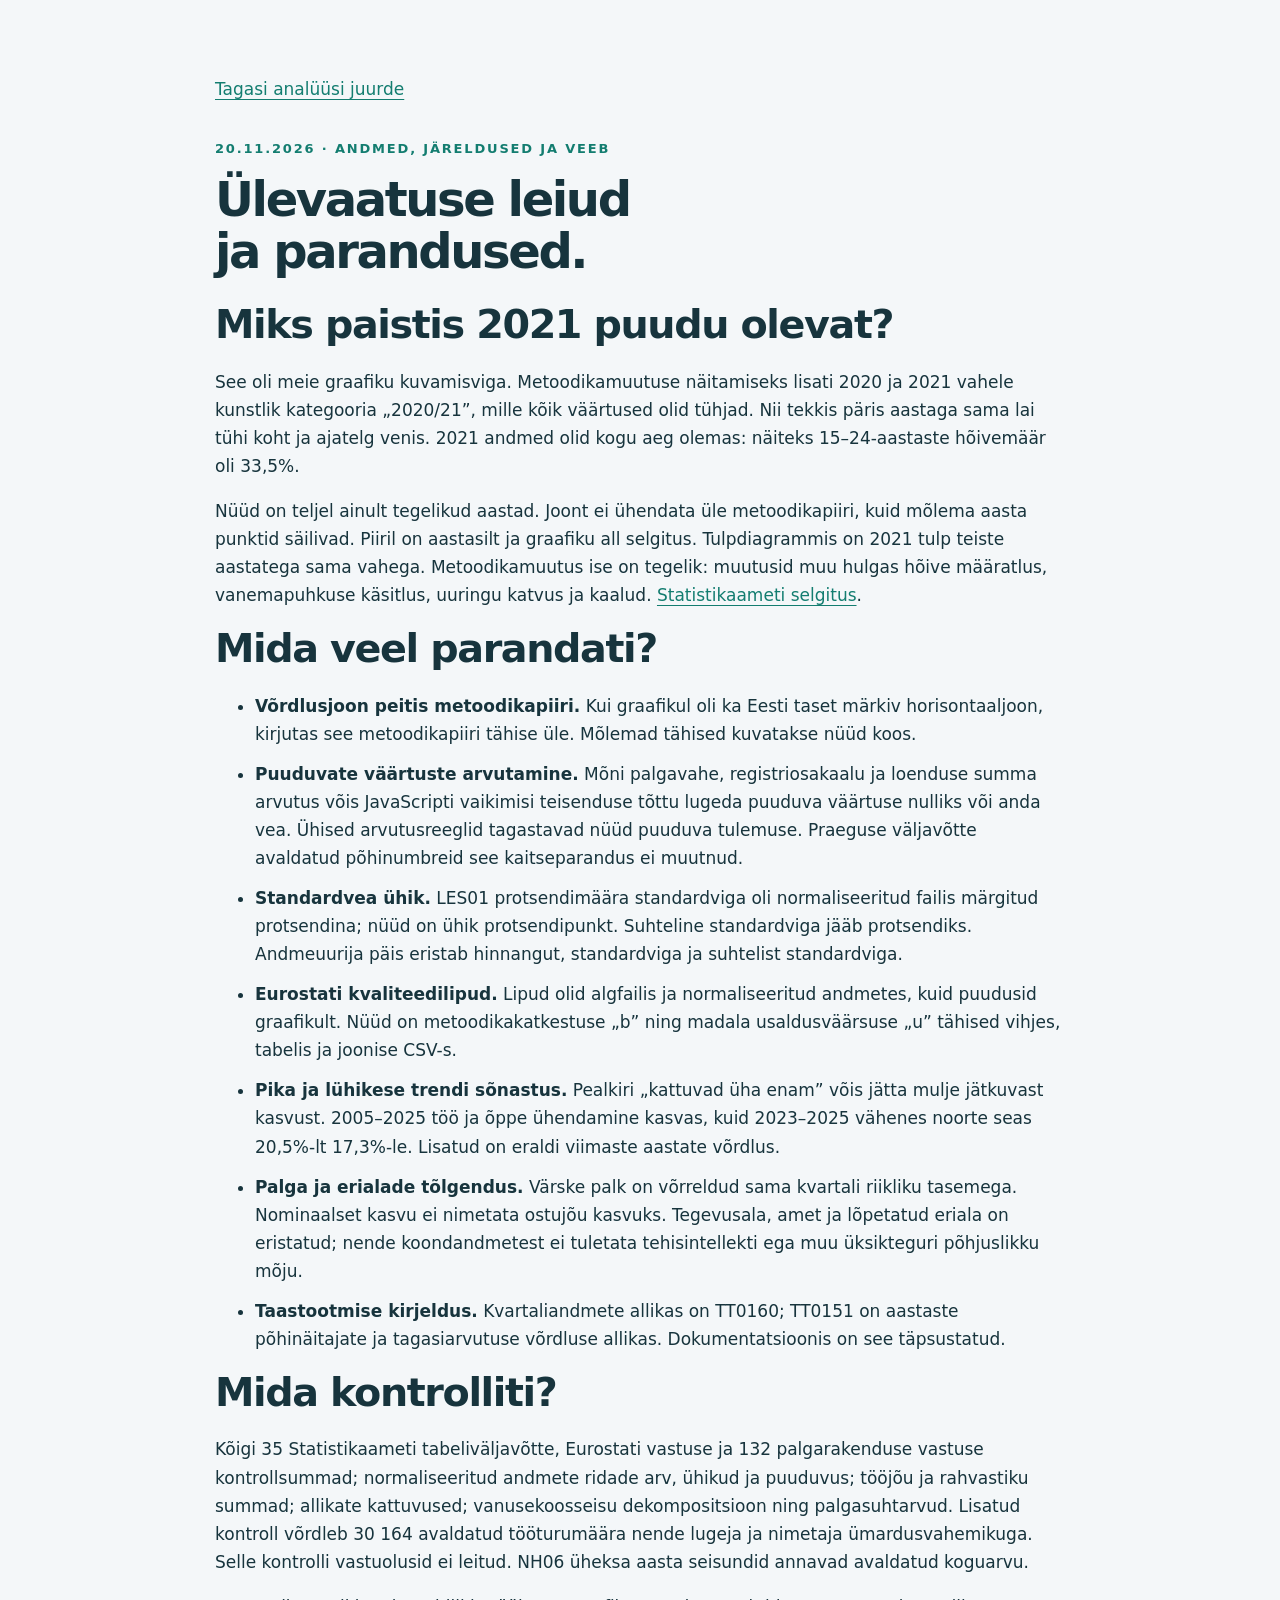
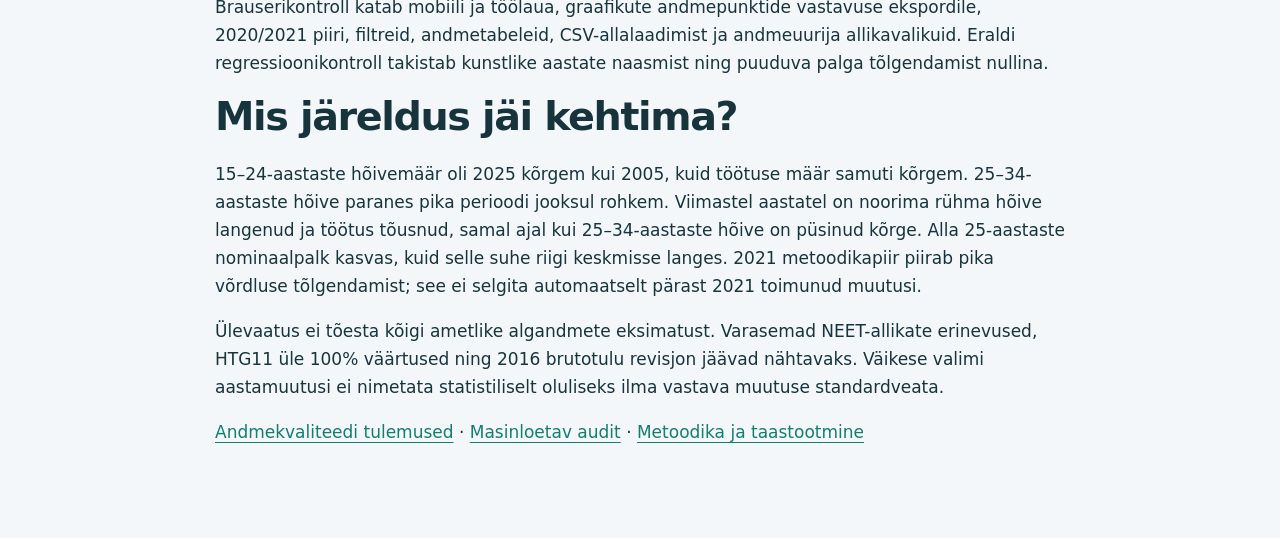
<file: review.html>
<!doctype html><html lang="et"><head><meta charset="utf-8"><meta name="viewport" content="width=device-width,initial-scale=1"><title>Ülevaatus ja parandused · Eesti noored</title><link rel="stylesheet" href="style.css"></head><body><main class="method-page"><a href="index.html">Tagasi analüüsi juurde</a><p class="eyebrow" style="margin-top:35px">20.11.2026 · andmed, järeldused ja veeb</p><h1 style="font-size:clamp(32px,7vw,48px)">Ülevaatuse leiud<br>ja parandused.</h1>
<h2>Miks paistis 2021 puudu olevat?</h2><p>See oli meie graafiku kuvamisviga. Metoodikamuutuse näitamiseks lisati 2020 ja 2021 vahele kunstlik kategooria „2020/21”, mille kõik väärtused olid tühjad. Nii tekkis päris aastaga sama lai tühi koht ja ajatelg venis. 2021 andmed olid kogu aeg olemas: näiteks 15–24-aastaste hõivemäär oli 33,5%.</p><p>Nüüd on teljel ainult tegelikud aastad. Joont ei ühendata üle metoodikapiiri, kuid mõlema aasta punktid säilivad. Piiril on aastasilt ja graafiku all selgitus. Tulpdiagrammis on 2021 tulp teiste aastatega sama vahega. Metoodikamuutus ise on tegelik: muutusid muu hulgas hõive määratlus, vanemapuhkuse käsitlus, uuringu katvus ja kaalud. <a href="https://www.stat.ee/et/eesti-toojou-uuringu-metoodika-muudatused">Statistikaameti selgitus</a>.</p>
<h2>Mida veel parandati?</h2><ul class="review-list">
<li><strong>Võrdlusjoon peitis metoodikapiiri.</strong> Kui graafikul oli ka Eesti taset märkiv horisontaaljoon, kirjutas see metoodikapiiri tähise üle. Mõlemad tähised kuvatakse nüüd koos.</li>
<li><strong>Puuduvate väärtuste arvutamine.</strong> Mõni palgavahe, registriosakaalu ja loenduse summa arvutus võis JavaScripti vaikimisi teisenduse tõttu lugeda puuduva väärtuse nulliks või anda vea. Ühised arvutusreeglid tagastavad nüüd puuduva tulemuse. Praeguse väljavõtte avaldatud põhinumbreid see kaitseparandus ei muutnud.</li>
<li><strong>Standardvea ühik.</strong> LES01 protsendimäära standardviga oli normaliseeritud failis märgitud protsendina; nüüd on ühik protsendipunkt. Suhteline standardviga jääb protsendiks. Andmeuurija päis eristab hinnangut, standardviga ja suhtelist standardviga.</li>
<li><strong>Eurostati kvaliteedilipud.</strong> Lipud olid algfailis ja normaliseeritud andmetes, kuid puudusid graafikult. Nüüd on metoodikakatkestuse „b” ning madala usaldusväärsuse „u” tähised vihjes, tabelis ja joonise CSV-s.</li>
<li><strong>Pika ja lühikese trendi sõnastus.</strong> Pealkiri „kattuvad üha enam” võis jätta mulje jätkuvast kasvust. 2005–2025 töö ja õppe ühendamine kasvas, kuid 2023–2025 vähenes noorte seas 20,5%-lt 17,3%-le. Lisatud on eraldi viimaste aastate võrdlus.</li>
<li><strong>Palga ja erialade tõlgendus.</strong> Värske palk on võrreldud sama kvartali riikliku tasemega. Nominaalset kasvu ei nimetata ostujõu kasvuks. Tegevusala, amet ja lõpetatud eriala on eristatud; nende koondandmetest ei tuletata tehisintellekti ega muu üksikteguri põhjuslikku mõju.</li>
<li><strong>Taastootmise kirjeldus.</strong> Kvartaliandmete allikas on TT0160; TT0151 on aastaste põhinäitajate ja tagasiarvutuse võrdluse allikas. Dokumentatsioonis on see täpsustatud.</li>
</ul>
<h2>Mida kontrolliti?</h2><p>Kõigi 35 Statistikaameti tabeliväljavõtte, Eurostati vastuse ja 132 palgarakenduse vastuse kontrollsummad; normaliseeritud andmete ridade arv, ühikud ja puuduvus; tööjõu ja rahvastiku summad; allikate kattuvused; vanusekoosseisu dekompositsioon ning palgasuhtarvud. Lisatud kontroll võrdleb 30 164 avaldatud tööturumäära nende lugeja ja nimetaja ümardusvahemikuga. Selle kontrolli vastuolusid ei leitud. NH06 üheksa aasta seisundid annavad avaldatud koguarvu.</p><p>Brauserikontroll katab mobiili ja töölaua, graafikute andmepunktide vastavuse ekspordile, 2020/2021 piiri, filtreid, andmetabeleid, CSV-allalaadimist ja andmeuurija allikavalikuid. Eraldi regressioonikontroll takistab kunstlike aastate naasmist ning puuduva palga tõlgendamist nullina.</p>
<h2>Mis järeldus jäi kehtima?</h2><p>15–24-aastaste hõivemäär oli 2025 kõrgem kui 2005, kuid töötuse määr samuti kõrgem. 25–34-aastaste hõive paranes pika perioodi jooksul rohkem. Viimastel aastatel on noorima rühma hõive langenud ja töötus tõusnud, samal ajal kui 25–34-aastaste hõive on püsinud kõrge. Alla 25-aastaste nominaalpalk kasvas, kuid selle suhe riigi keskmisse langes. 2021 metoodikapiir piirab pika võrdluse tõlgendamist; see ei selgita automaatselt pärast 2021 toimunud muutusi.</p><p>Ülevaatus ei tõesta kõigi ametlike algandmete eksimatust. Varasemad NEET-allikate erinevused, HTG11 üle 100% väärtused ning 2016 brutotulu revisjon jäävad nähtavaks. Väikese valimi aastamuutusi ei nimetata statistiliselt oluliseks ilma vastava muutuse standardveata.</p><p><a href="index.html#kvaliteet">Andmekvaliteedi tulemused</a> · <a href="data/quality.json">Masinloetav audit</a> · <a href="research.html">Metoodika ja taastootmine</a></p></main></body></html>
</file>
<file: style.css>
:root{--ink:#17343d;--muted:#557079;--teal:#137d70;--teal-light:#60c3ae;--blue:#377797;--coral:#bc594a;--paper:#f4f7f9;--line:#d9e3e7;--gold:#d4a147}*{box-sizing:border-box}html{scroll-behavior:smooth;scroll-padding-top:85px}body{margin:0;background:var(--paper);color:var(--ink);font:17px/1.65 system-ui,-apple-system,BlinkMacSystemFont,'Segoe UI',sans-serif}a{color:var(--teal);text-underline-offset:4px}button,select{font:inherit}button,a,select{touch-action:manipulation}button{border:1px solid var(--line);border-radius:8px;background:#fff;color:var(--ink);padding:10px 16px;cursor:pointer}button:hover{border-color:var(--teal);color:var(--teal)}:focus-visible{outline:3px solid #d4a147;outline-offset:4px}.skip{position:absolute;top:-100px;left:15px;background:#fff;padding:12px;z-index:99}.skip:focus{top:10px}.topbar{display:flex;justify-content:space-between;align-items:center;max-width:1280px;margin:auto;padding:20px 28px}.brand{text-decoration:none;font-size:15px;letter-spacing:.08em;font-weight:750;display:flex;align-items:center;gap:12px;color:var(--ink)}.brand-icon{font-size:34px;line-height:1;color:var(--teal);letter-spacing:-.08em}.brand-detail{border-left:1px solid var(--line);padding-left:12px;font-weight:400;letter-spacing:0;color:var(--muted)}.edition{font-size:14px;color:var(--muted)}.hero{background:#102e37;color:white}.hero-inner{max-width:1280px;margin:auto;padding:65px 28px 70px;display:grid;grid-template-columns:1.25fr 1fr;gap:72px;align-items:center}.eyebrow{text-transform:uppercase;letter-spacing:.14em;font-weight:650;font-size:13px;color:var(--teal);margin:0 0 15px}.hero .eyebrow{color:#9dc4c9}h1,h2,h3,p{margin-top:0}h1{font-size:clamp(48px,5.8vw,78px);line-height:1.07;letter-spacing:-.05em;font-weight:650;margin-bottom:25px}h1 em{font-style:normal;color:#79d5bf}h2{font-size:clamp(30px,3.1vw,44px);line-height:1.15;font-weight:620;letter-spacing:-.035em;margin-bottom:20px}h3{font-size:21px;line-height:1.3;letter-spacing:-.02em;margin-bottom:12px}.hero-lead{color:#cee0e3;font-size:19px;max-width:630px;line-height:1.6}.hero-tags{display:flex;gap:8px;flex-wrap:wrap;margin:28px 0}.hero-tags span{font-size:14px;padding:5px 11px;border:1px solid #4c6870;border-radius:40px;color:#d9e7e9}.primary-link{display:inline-block;background:#78d6bf;color:#0a3734;padding:11px 20px;border-radius:6px;font-weight:650;text-decoration:none}.hero-panel{padding:30px;background:#193d47;border:1px solid #32555d;border-radius:16px;box-shadow:0 25px 60px #081e2844}.dots{display:grid;grid-template-columns:repeat(10,1fr);gap:6px;margin:25px 0 30px}.dot{aspect-ratio:1;border-radius:4px}.hero-legend{display:grid;grid-template-columns:1fr 1fr;gap:12px;font-size:14px}.hero-legend span{display:grid;grid-template-columns:12px 1fr;gap:0 8px;align-items:center;color:#dbe7e9}.hero-legend i{height:9px;width:9px;border-radius:2px;background:var(--c)}.hero-legend b{grid-column:2;font-size:23px;color:#fff;font-weight:600}.hero-note{font-size:13px;color:#b3cdd3;line-height:1.5;margin:22px 0 0}.hero-note a{color:#a7ddcf}.nav{position:sticky;top:0;z-index:20;background:#ffffffed;border-bottom:1px solid var(--line);backdrop-filter:blur(10px)}.nav>div{display:flex;gap:26px;max-width:1280px;margin:auto;overflow-x:auto;padding:17px 28px;white-space:nowrap}.nav a{text-decoration:none;color:var(--muted);font-size:14px;font-weight:600}.nav a:hover{color:var(--teal)}main{max-width:1224px;margin:auto;padding:0 24px}.section{padding:64px 0 14px;border-bottom:1px solid var(--line);scroll-margin-top:30px}.section-intro{max-width:850px;margin-bottom:30px}.section-intro>p:last-child{color:var(--muted);font-size:18px}.kpis{display:grid;grid-template-columns:repeat(4,1fr);gap:16px}.kpis article{border-top:3px solid var(--teal);padding:22px;background:#fff;border-radius:0 0 10px 10px}.kpis span{font-size:14px;color:var(--muted)}.kpis strong{display:block;font-size:40px;line-height:1.4;letter-spacing:-.03em;color:var(--teal)}.kpis strong.coral{color:var(--coral)}small{font-size:.55em}.kpis p{font-size:14px;line-height:1.45;color:var(--muted);margin:6px 0 0}.source-line{font-size:14px;color:var(--muted);margin:16px 0 25px;line-height:1.6}.findings{display:grid;grid-template-columns:repeat(3,1fr);gap:30px;margin:42px 0}.findings p{font-size:16px}.finding-label{display:block;color:var(--teal);font-size:14px;margin-bottom:12px}.callout{padding:26px 30px;border-left:4px solid var(--teal);background:#e7f3ef;border-radius:0 10px 10px 0;margin:30px 0}.callout strong{font-size:20px}.callout p{margin:10px 0 0}.callout.subdued{background:#eaf0f4;border-color:var(--blue)}.chart-card{background:white;border:1px solid var(--line);border-radius:12px;padding:24px;margin-bottom:24px;min-width:0;overflow:hidden}.chart-heading p{font-size:15px;color:var(--muted);line-height:1.5;margin-bottom:12px}.chart{width:100%;height:360px;margin:6px 0}.chart-bottom{display:flex;align-items:center;gap:13px;flex-wrap:wrap;padding-top:14px;border-top:1px solid #edf1f3;font-size:13px;color:var(--muted)}.chart-bottom span{margin-right:auto}.text-button{padding:4px 0;border:0;border-radius:0;font-size:13px;color:var(--teal);text-decoration:underline;text-underline-offset:3px}.grid{display:grid;gap:24px}.grid.two{grid-template-columns:repeat(2,minmax(0,1fr))}.analysis-text{max-width:1010px;margin:12px 0 30px}.analysis-text p{margin-bottom:18px}details{background:white;border:1px solid var(--line);border-radius:9px;margin:20px 0;padding:0 22px}summary{padding:17px 0;font-weight:600;cursor:pointer;line-height:1.45}details[open]>summary{border-bottom:1px solid var(--line);margin-bottom:20px}details p{font-size:16px}table{border-collapse:collapse;width:100%;font-size:14px;font-variant-numeric:tabular-nums}th,td{padding:11px 13px;border-bottom:1px solid var(--line);text-align:right;white-space:nowrap}th:first-child,td:first-child{text-align:left}thead th{color:var(--muted);font-weight:600;background:#f4f7f9}tbody th{font-weight:500}tbody tr:hover{background:#f3f9f7}caption{font-size:14px;text-align:left;color:var(--muted);padding:8px 0 15px}.table-scroll,.chart-table{max-width:100%;overflow:auto;margin-bottom:20px}.chart-table{max-height:420px;margin-top:15px}.accent{color:var(--teal);font-weight:700}.controls{display:flex;flex-wrap:wrap;gap:14px;margin:18px 0 12px}.controls label,.explorer>label{display:flex;flex-direction:column;gap:5px;font-size:13px;color:var(--muted);flex:1;min-width:130px}select{appearance:none;background:#fff url("data:image/svg+xml,%3Csvg width='12' height='8' xmlns='http://www.w3.org/2000/svg'%3E%3Cpath d='m1 1 5 5 5-5' fill='none' stroke='%23557079' stroke-width='1.5'/%3E%3C/svg%3E") no-repeat right 13px center;color:var(--ink);border:1px solid #bacdd3;border-radius:6px;padding:10px 35px 10px 12px;font-size:15px;width:100%;min-width:0;cursor:pointer;text-overflow:ellipsis}.definitions{display:grid;grid-template-columns:repeat(3,1fr);gap:25px;margin-bottom:28px}.definitions article{padding:24px;border-top:2px solid var(--gold);background:#fff}.definitions p{font-size:16px;margin-bottom:0}.quality-summary{display:grid;grid-template-columns:repeat(4,1fr);border:1px solid var(--line);border-radius:10px;background:white;padding:22px;margin-bottom:30px;gap:20px}.quality-summary strong{display:block;font-size:30px;color:var(--teal);font-weight:600}.quality-summary span{font-size:14px;color:var(--muted)}.timeline{margin:40px 0}.timeline article{display:grid;grid-template-columns:130px 1fr;gap:24px;border-top:1px solid var(--line);padding:24px 0}.timeline article>b{font-size:18px;color:var(--teal)}.timeline h3{font-size:20px}.timeline p{font-size:16px;margin-bottom:0}.timeline .important{border-left:3px solid var(--coral);padding-left:20px;background:#fff8f5}.text-card{background:#fff;border:1px solid var(--line);padding:25px;border-radius:10px}.text-card p{font-size:16px;margin-bottom:0}.explorer{padding:25px;border:1px solid var(--line);background:#fff;border-radius:12px}.explorer>label{font-size:15px}.explorer .controls{display:grid;grid-template-columns:repeat(auto-fit,minmax(170px,1fr))}#explorer-info{color:var(--muted);font-size:14px}.downloads{display:grid;grid-template-columns:repeat(3,1fr);gap:15px;margin:28px 0}.downloads a{padding:22px;background:white;border:1px solid var(--line);border-radius:10px;text-decoration:none;color:var(--ink);display:flex;flex-direction:column;gap:8px}.downloads a:hover{border-color:var(--teal)}.downloads span{font-size:14px;color:var(--muted)}.sources-list article{border-bottom:1px solid var(--line);padding:14px 0}.sources-list h3{font-size:16px}.sources-list p{font-size:14px;color:var(--muted)}.final-note{font-size:14px;color:var(--muted);margin-top:30px}footer{display:flex;gap:25px;justify-content:space-between;max-width:1280px;margin:auto;padding:35px 28px 45px;font-size:14px;color:var(--muted)}#load-error:not([hidden]){position:fixed;bottom:15px;left:15px;right:15px;padding:20px;background:#ffe2d9;border:1px solid var(--coral);z-index:99}#industry{height:550px}#occupation{height:420px}.method-page{max-width:900px;margin:50px auto;padding:25px}pre{overflow:auto;font-size:14px;padding:20px;background:#e7eff2;border-radius:8px}code{font-size:.9em}@media(max-width:1000px){.hero-inner{gap:35px}.kpis{grid-template-columns:1fr 1fr}.hero-legend{grid-template-columns:1fr}.hero-panel{padding:22px}.dots{gap:4px}.findings{gap:20px}.downloads{grid-template-columns:1fr 1fr}}@media(max-width:720px){body{font-size:16px}.topbar{padding:16px 20px}.brand-detail{display:none}.edition{font-size:12px}.hero-inner{grid-template-columns:1fr;padding:38px 22px 40px;gap:32px}.hero-lead{font-size:17px}.hero-panel{max-width:450px;width:100%;padding:22px}.hero-legend{grid-template-columns:1fr 1fr}.dots{gap:5px;max-width:340px}.dot{max-height:28px}.hero-tags{margin:20px 0}.nav>div{padding:14px 20px;gap:22px}.nav a{font-size:13px}main{padding:0 18px}.section{padding-top:44px}.section-intro>p:last-child{font-size:16px}.kpis{gap:10px}.kpis article{padding:16px}.kpis strong{font-size:32px}.kpis span{font-size:13px}.kpis p{font-size:13px}.findings,.grid.two,.definitions{grid-template-columns:1fr}.findings{gap:14px;margin:28px 0}.findings article{border-bottom:1px solid var(--line);padding-bottom:10px}.chart-card{padding:17px 12px;margin-bottom:18px}.chart-heading{padding:0 5px}.chart{height:320px}.chart-bottom{gap:9px;padding:12px 4px 0}.chart-bottom>span{width:100%}.chart-heading h3{font-size:19px}.chart-heading p{font-size:14px}.callout{padding:21px;margin:24px 0}.callout strong{font-size:18px}.quality-summary{grid-template-columns:1fr 1fr;padding:18px;gap:20px 12px}.quality-summary strong{font-size:25px}.quality-summary span{font-size:13px}.timeline article{grid-template-columns:1fr;gap:8px;padding:20px 0}.timeline .important{padding-left:15px}.definitions{gap:12px}.downloads{grid-template-columns:1fr}.explorer{padding:16px}details{padding:0 14px}footer{flex-direction:column;gap:12px;padding:25px 22px}.controls{gap:10px}.controls label{min-width:125px}.controls select{font-size:14px}th,td{padding:10px;font-size:13px}#industry{height:570px}#occupation{height:460px}}@media(prefers-reduced-motion:reduce){html{scroll-behavior:auto}}@media print{.nav,.controls,.chart-bottom button,.explorer,footer{display:none}.hero{color:#17343d;background:white}.hero h1 em{color:#137d70}.hero-panel{display:none}.hero-inner{display:block}.hero-lead,.hero .eyebrow{color:#17343d}.section{break-inside:auto}.chart-card{break-inside:avoid}.grid.two{grid-template-columns:1fr}.downloads{display:none}}

.chart-method-note{font-size:14px;line-height:1.6;color:#72563e;background:#faf5ed;border-left:3px dashed #b69672;margin:4px 0 14px;padding:10px 12px}.chart-method-note[hidden]{display:none}.chart-table small{display:block;color:#72563e;font-size:12px;white-space:normal}.review-list li{margin:12px 0}

.text-card p+p{margin-top:16px}@media(max-width:450px){.controls label{flex-basis:100%}.controls select{font-size:16px}.chart-bottom .text-button{min-height:44px;display:inline-flex;align-items:center}}

.cohort-hero .hero-inner{grid-template-columns:1.4fr 1fr}.cohort-big{font-size:86px;line-height:1.1;letter-spacing:-.06em;color:#79d5bf;margin:12px 0 20px}.cohort-hero .hero-panel p:not(.eyebrow):not(.cohort-big){color:#cee0e3}.cohort-kpis{grid-template-columns:repeat(3,1fr)}#model-forest{height:450px}#cohort-decomposition{height:240px}#cohort-scatter{height:420px}#cohort-paths{height:420px}#model-results{margin:24px 0}#model-diagnostics p{margin:15px 0}@media(max-width:720px){.cohort-hero .hero-inner{grid-template-columns:1fr}.cohort-kpis{grid-template-columns:1fr}.cohort-big{font-size:70px}#model-forest{height:480px}#cohort-scatter,#cohort-paths{height:380px}}

@media(min-width:1000px){.nav>div{flex-wrap:wrap;white-space:normal;gap:8px 22px}}

.sr-only{position:absolute;width:1px;height:1px;padding:0;margin:-1px;overflow:hidden;clip:rect(0,0,0,0);white-space:nowrap;border:0}.hero-playback{display:flex;align-items:center;justify-content:space-between;gap:16px;margin:2px 0 8px}#hero-year{font-size:42px;line-height:1.15;font-weight:650;letter-spacing:-.03em;font-variant-numeric:tabular-nums}#hero-play{min-width:112px;min-height:44px;padding:8px 14px;background:#214e58;color:#fff;border-color:#648d96;font-size:15px}#hero-play:hover{background:#2b606a;border-color:#a7ddcf}.hero-year-slider{display:block;width:100%;height:36px;margin:0;accent-color:#79d5bf;cursor:pointer}.hero-year-bounds{display:flex;justify-content:space-between;font-size:13px;color:#b3cdd3;margin-top:-5px}#hero-year-note{min-height:42px;margin:10px 0 0;font-size:14px;line-height:1.5;color:#b3cdd3}#hero-year-note.is-break{color:#f0c674}#hero-timeline .dots{max-width:340px;margin:12px auto 24px}#hero-timeline .dot{transition:background-color .3s ease}#hero-timeline .hero-legend b{font-variant-numeric:tabular-nums}#hero-timeline .hero-note{margin-top:20px}@media(prefers-reduced-motion:reduce){#hero-timeline .dot{transition:none}}@media print{.hero-playback button,.hero-year-slider,.hero-year-bounds{display:none}}
</file>
